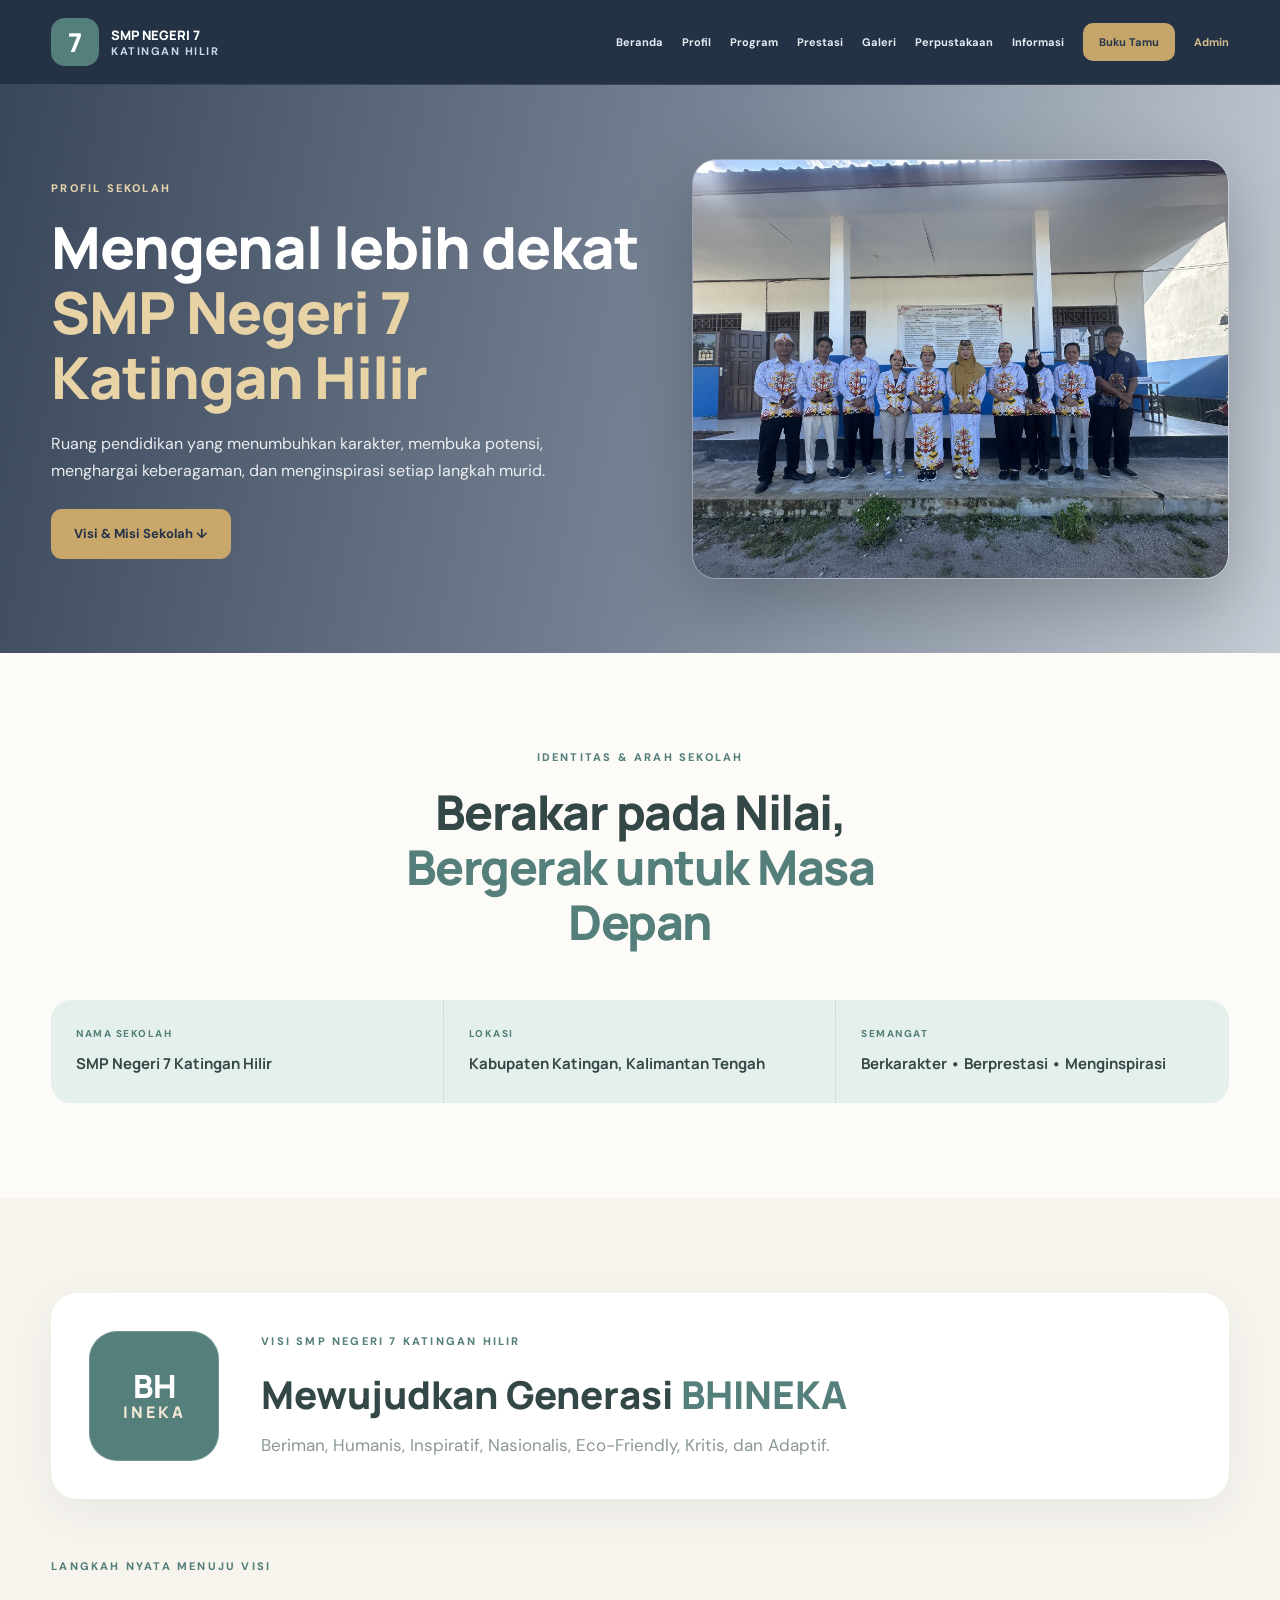
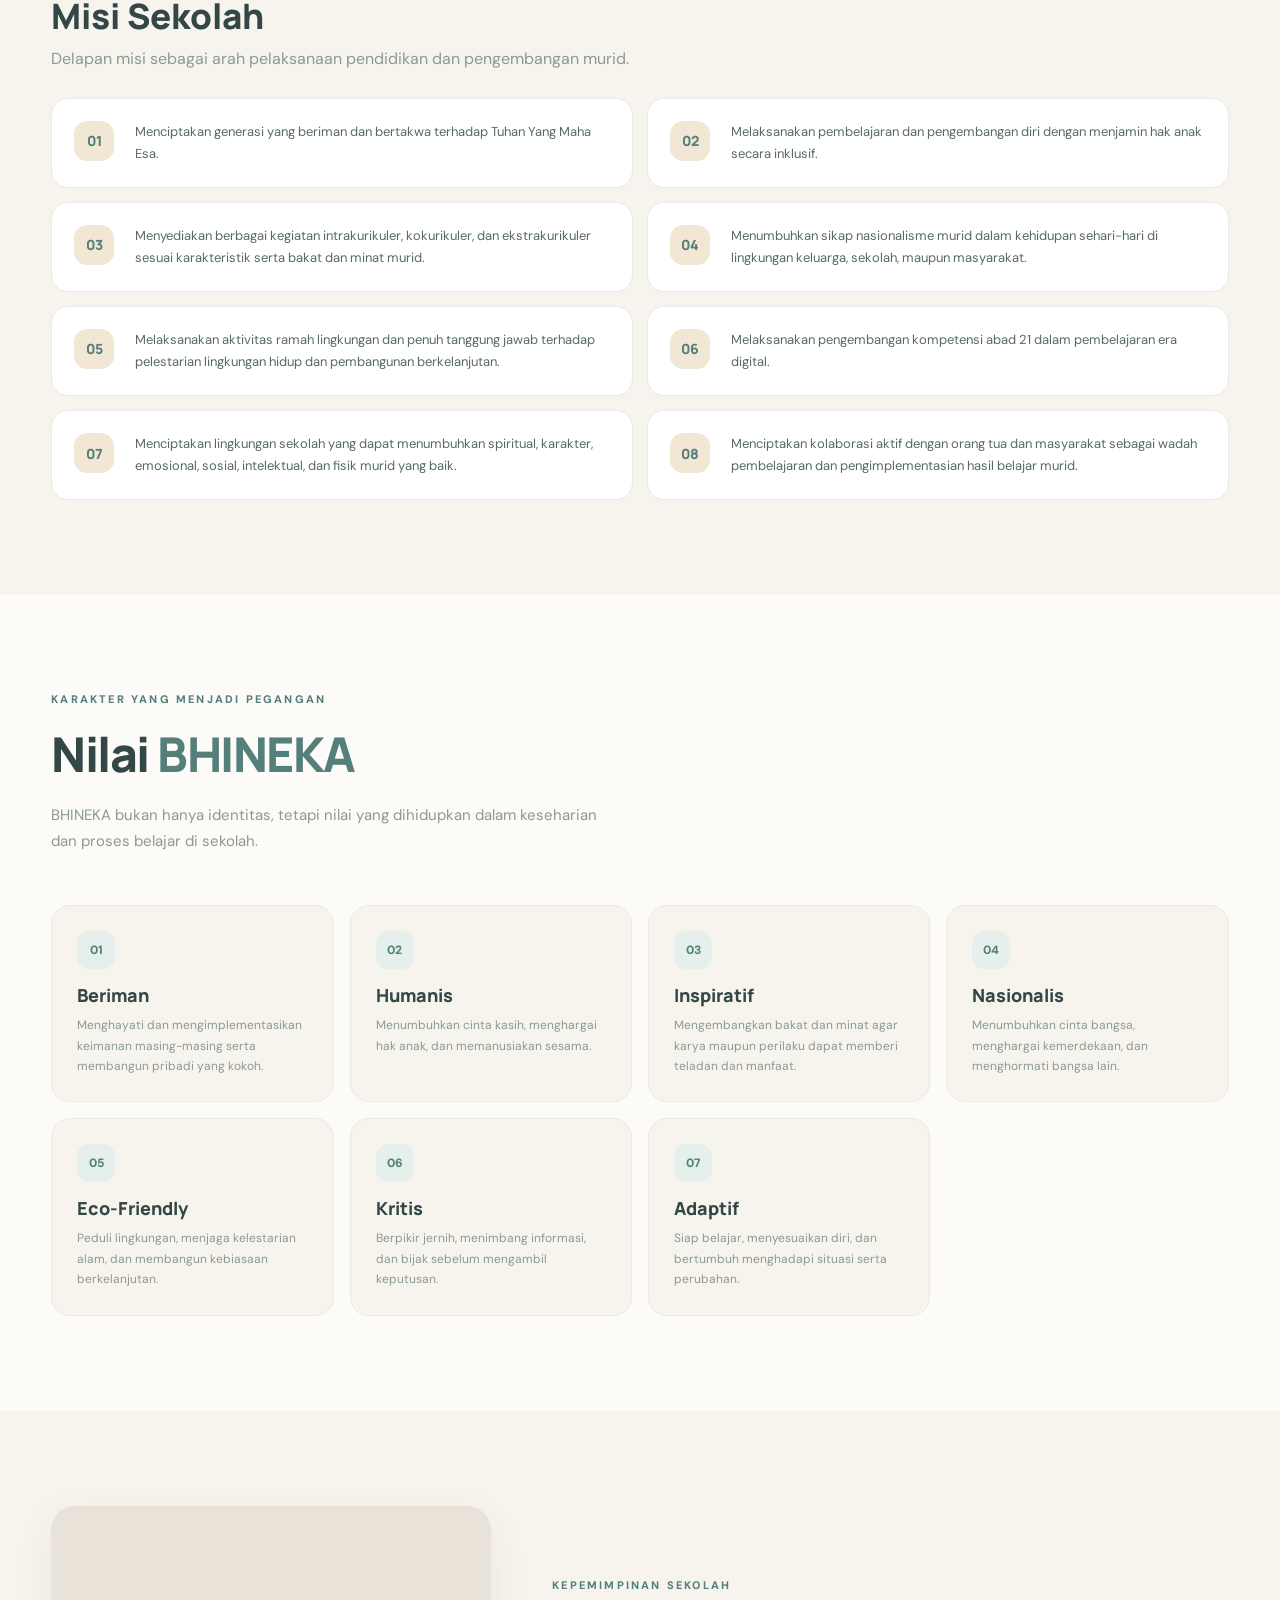
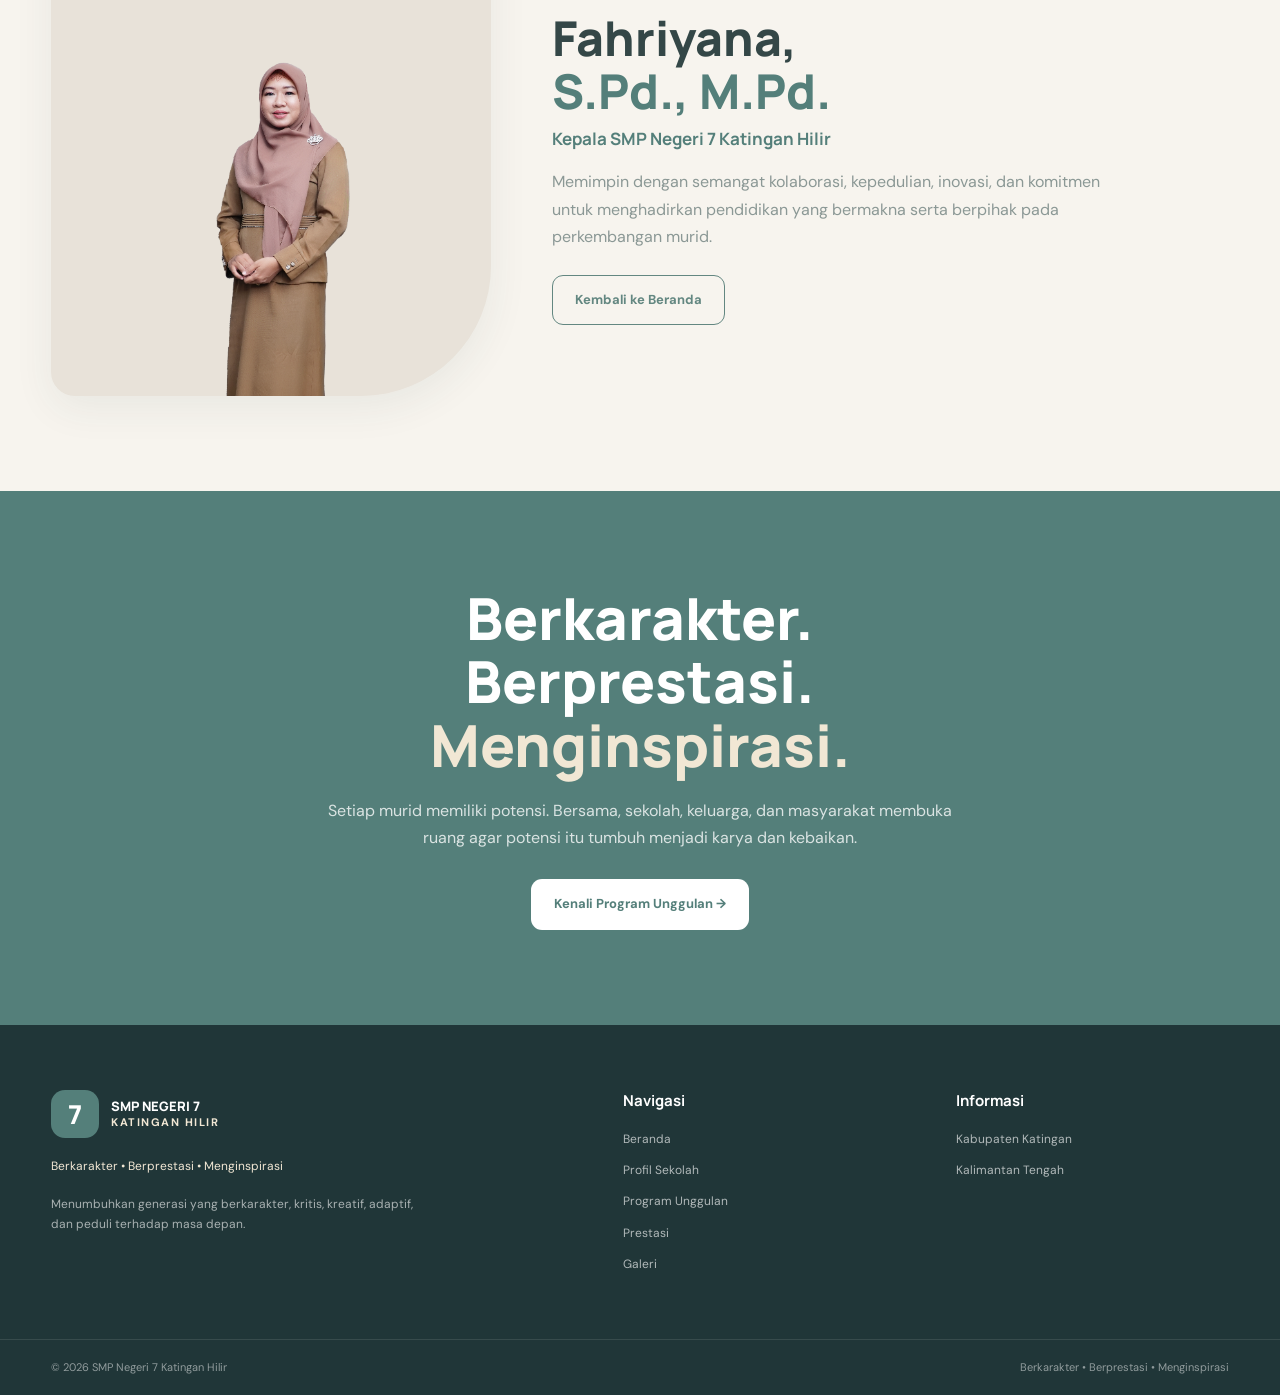
<file: profil.html>
<!DOCTYPE html>
<html lang="id"><head><meta charset="UTF-8"><meta name="viewport" content="width=device-width, initial-scale=1.0"><title>Profil Sekolah | SMP Negeri 7 Katingan Hilir</title><meta name="description" content="Profil, visi, misi, dan nilai BHINEKA SMP Negeri 7 Katingan Hilir."><link rel="stylesheet" href="style.css"><script src="app.js" defer></script></head><body>
<header class="header"><div class="container nav-wrap"><a class="brand" href="index.html"><div class="logo">7</div><div><strong>SMP NEGERI 7</strong><small>KATINGAN HILIR</small></div></a><button id="menuToggle" class="menu-toggle" aria-label="Buka menu">☰</button><nav id="navMenu"><a href="index.html">Beranda</a><a class="active" href="profil.html">Profil</a><a href="program.html">Program</a><a href="prestasi.html">Prestasi</a><a href="galeri.html">Galeri</a><a href="perpustakaan.html">Perpustakaan</a><a href="pengumuman.html">Informasi</a><a class="nav-cta" href="buku-tamu.html">Buku Tamu</a><a href="admin.html" class="admin-nav">Admin</a></nav></div></header>
<main>
<section class="profile-hero"><div class="container profile-hero-grid"><div><span class="eyebrow">PROFIL SEKOLAH</span><h1>Mengenal lebih dekat<br><em>SMP Negeri 7 Katingan Hilir</em></h1><p>Ruang pendidikan yang menumbuhkan karakter, membuka potensi, menghargai keberagaman, dan menginspirasi setiap langkah murid.</p><a class="button primary" href="#visi-misi">Visi & Misi Sekolah ↓</a></div><div class="profile-hero-image"><img src="assets/images/warga-sekolah.jpg" alt="Warga SMP Negeri 7 Katingan Hilir"></div></div></section>
<section class="section profile-identity"><div class="container"><div class="heading centered"><span class="eyebrow">IDENTITAS & ARAH SEKOLAH</span><h2>Berakar pada Nilai,<br><em>Bergerak untuk Masa Depan</em></h2></div><div class="identity-strip"><div><small>NAMA SEKOLAH</small><strong>SMP Negeri 7 Katingan Hilir</strong></div><div><small>LOKASI</small><strong>Kabupaten Katingan, Kalimantan Tengah</strong></div><div><small>SEMANGAT</small><strong>Berkarakter • Berprestasi • Menginspirasi</strong></div></div></div></section>
<section class="section tint" id="visi-misi"><div class="container"><div class="vision-card"><div class="vision-mark">BH<br><span>INEKA</span></div><div><span class="eyebrow">VISI SMP NEGERI 7 KATINGAN HILIR</span><h2>Mewujudkan Generasi <em>BHINEKA</em></h2><p>Beriman, Humanis, Inspiratif, Nasionalis, Eco-Friendly, Kritis, dan Adaptif.</p></div></div><div class="mission-heading"><span class="eyebrow">LANGKAH NYATA MENUJU VISI</span><h2>Misi Sekolah</h2><p>Delapan misi sebagai arah pelaksanaan pendidikan dan pengembangan murid.</p></div><div class="mission-list"><article><b>01</b><p>Menciptakan generasi yang beriman dan bertakwa terhadap Tuhan Yang Maha Esa.</p></article><article><b>02</b><p>Melaksanakan pembelajaran dan pengembangan diri dengan menjamin hak anak secara inklusif.</p></article><article><b>03</b><p>Menyediakan berbagai kegiatan intrakurikuler, kokurikuler, dan ekstrakurikuler sesuai karakteristik serta bakat dan minat murid.</p></article><article><b>04</b><p>Menumbuhkan sikap nasionalisme murid dalam kehidupan sehari-hari di lingkungan keluarga, sekolah, maupun masyarakat.</p></article><article><b>05</b><p>Melaksanakan aktivitas ramah lingkungan dan penuh tanggung jawab terhadap pelestarian lingkungan hidup dan pembangunan berkelanjutan.</p></article><article><b>06</b><p>Melaksanakan pengembangan kompetensi abad 21 dalam pembelajaran era digital.</p></article><article><b>07</b><p>Menciptakan lingkungan sekolah yang dapat menumbuhkan spiritual, karakter, emosional, sosial, intelektual, dan fisik murid yang baik.</p></article><article><b>08</b><p>Menciptakan kolaborasi aktif dengan orang tua dan masyarakat sebagai wadah pembelajaran dan pengimplementasian hasil belajar murid.</p></article></div></div></section>
<section class="section bhineka-section"><div class="container"><div class="heading"><span class="eyebrow">KARAKTER YANG MENJADI PEGANGAN</span><h2>Nilai <em>BHINEKA</em></h2><p>BHINEKA bukan hanya identitas, tetapi nilai yang dihidupkan dalam keseharian dan proses belajar di sekolah.</p></div><div class="bhineka-grid"><article><span>01</span><h3>Beriman</h3><p>Menghayati dan mengimplementasikan keimanan masing-masing serta membangun pribadi yang kokoh.</p></article><article><span>02</span><h3>Humanis</h3><p>Menumbuhkan cinta kasih, menghargai hak anak, dan memanusiakan sesama.</p></article><article><span>03</span><h3>Inspiratif</h3><p>Mengembangkan bakat dan minat agar karya maupun perilaku dapat memberi teladan dan manfaat.</p></article><article><span>04</span><h3>Nasionalis</h3><p>Menumbuhkan cinta bangsa, menghargai kemerdekaan, dan menghormati bangsa lain.</p></article><article><span>05</span><h3>Eco-Friendly</h3><p>Peduli lingkungan, menjaga kelestarian alam, dan membangun kebiasaan berkelanjutan.</p></article><article><span>06</span><h3>Kritis</h3><p>Berpikir jernih, menimbang informasi, dan bijak sebelum mengambil keputusan.</p></article><article><span>07</span><h3>Adaptif</h3><p>Siap belajar, menyesuaikan diri, dan bertumbuh menghadapi situasi serta perubahan.</p></article></div></div></section>
<section class="section tint"><div class="container principal-profile"><div class="principal-photo"><img src="assets/images/kepala-sekolah.png" alt="Fahriyana, Kepala SMP Negeri 7 Katingan Hilir"></div><div><span class="eyebrow">KEPEMIMPINAN SEKOLAH</span><h2>Fahriyana,<br><em>S.Pd., M.Pd.</em></h2><h3>Kepala SMP Negeri 7 Katingan Hilir</h3><p>Memimpin dengan semangat kolaborasi, kepedulian, inovasi, dan komitmen untuk menghadirkan pendidikan yang bermakna serta berpihak pada perkembangan murid.</p><a class="button outline" href="index.html#beranda">Kembali ke Beranda</a></div></div></section>
<section class="section profile-closing"><div class="container"><h2>Berkarakter.<br>Berprestasi.<br><em>Menginspirasi.</em></h2><p>Setiap murid memiliki potensi. Bersama, sekolah, keluarga, dan masyarakat membuka ruang agar potensi itu tumbuh menjadi karya dan kebaikan.</p><a class="button light" href="index.html#program">Kenali Program Unggulan →</a></div></section>
</main><footer class="footer"><div class="container footer-grid"><div><a class="brand footer-brand" href="index.html"><div class="logo">7</div><div><strong>SMP NEGERI 7</strong><small>KATINGAN HILIR</small></div></a><p>Berkarakter • Berprestasi • Menginspirasi</p><p class="footer-desc">Menumbuhkan generasi yang berkarakter, kritis, kreatif, adaptif, dan peduli terhadap masa depan.</p></div><div class="footer-links"><h3>Navigasi</h3><a href="index.html">Beranda</a><a href="profil.html">Profil Sekolah</a><a href="index.html#program">Program Unggulan</a><a href="prestasi.html">Prestasi</a><a href="galeri.html">Galeri</a></div><div class="footer-links"><h3>Informasi</h3><p>Kabupaten Katingan</p><p>Kalimantan Tengah</p></div></div><div class="footer-bottom"><div class="container bottom-wrap"><p>© <span id="currentYear"></span> SMP Negeri 7 Katingan Hilir</p><p>Berkarakter • Berprestasi • Menginspirasi</p></div></div></footer><button id="backToTop" class="back-to-top" aria-label="Kembali ke atas">↑</button></body></html>
</file>
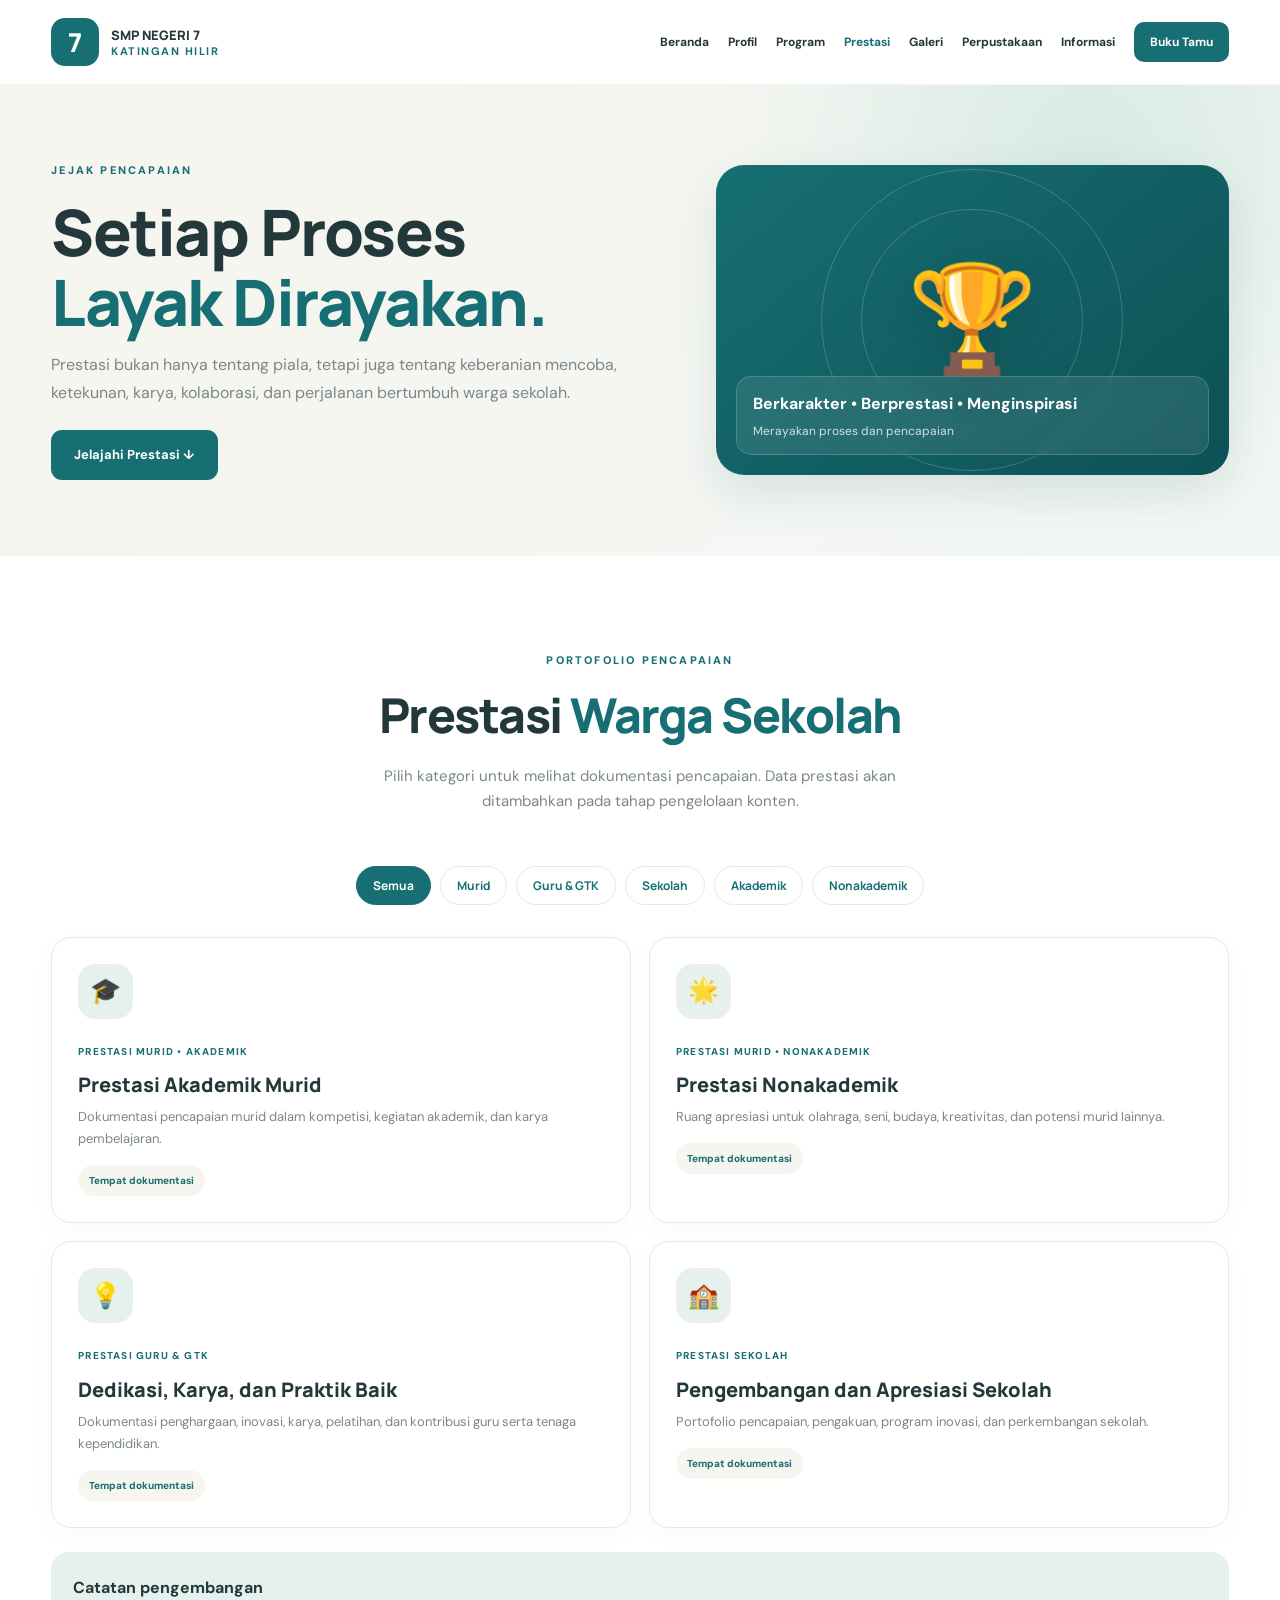
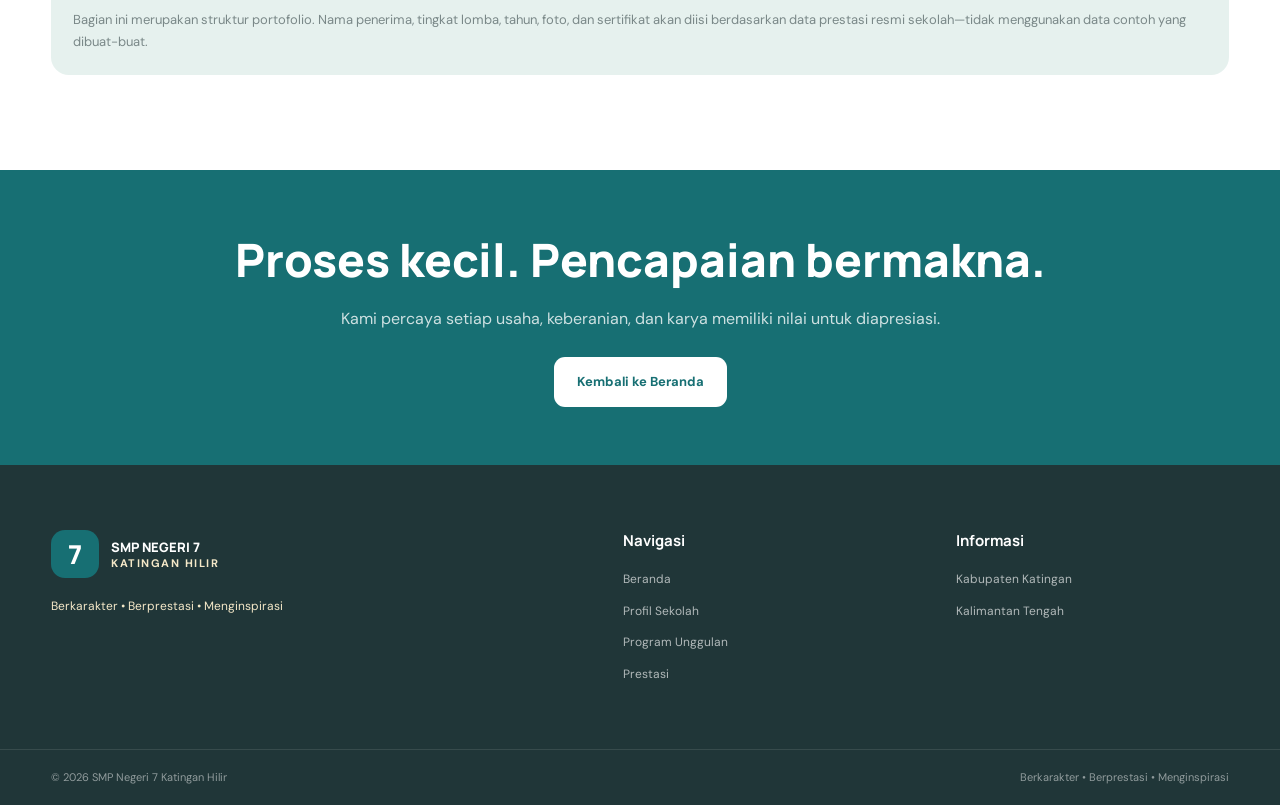
<file: New folder/prestasi.html>
<!DOCTYPE html><html lang="id"><head><meta charset="UTF-8"><meta name="viewport" content="width=device-width,initial-scale=1"><title>Prestasi | SMP Negeri 7 Katingan Hilir</title><meta name="description" content="Portofolio prestasi SMP Negeri 7 Katingan Hilir"><link rel="stylesheet" href="style.css"><script src="app.js" defer></script></head><body><header class="header"><div class="container nav-wrap"><a class="brand" href="index.html"><div class="logo">7</div><div><strong>SMP NEGERI 7</strong><small>KATINGAN HILIR</small></div></a><button id="menuToggle" class="menu-toggle" aria-label="Buka menu">☰</button><nav id="navMenu"><a href="index.html">Beranda</a><a href="profil.html">Profil</a><a href="program.html">Program</a><a href="prestasi.html" style="color:var(--teal)">Prestasi</a><a href="galeri.html">Galeri</a><a href="index.html#perpustakaan">Perpustakaan</a><a href="index.html#pengumuman">Informasi</a><a class="nav-cta" href="index.html#buku-tamu">Buku Tamu</a></nav></div></header><main><section class="achievement-hero"><div class="container achievement-hero-grid"><div><span class="eyebrow">JEJAK PENCAPAIAN</span><h1>Setiap Proses<br><em>Layak Dirayakan.</em></h1><p>Prestasi bukan hanya tentang piala, tetapi juga tentang keberanian mencoba, ketekunan, karya, kolaborasi, dan perjalanan bertumbuh warga sekolah.</p><a class="button primary" href="#portofolio">Jelajahi Prestasi ↓</a></div><div class="achievement-art"><div class="trophy">🏆</div><div class="art-caption"><strong>Berkarakter • Berprestasi • Menginspirasi</strong><span>Merayakan proses dan pencapaian</span></div></div></div></section><section class="section" id="portofolio"><div class="container"><div class="heading centered"><span class="eyebrow">PORTOFOLIO PENCAPAIAN</span><h2>Prestasi <em>Warga Sekolah</em></h2><p>Pilih kategori untuk melihat dokumentasi pencapaian. Data prestasi akan ditambahkan pada tahap pengelolaan konten.</p></div><div class="achievement-filter" role="group" aria-label="Filter prestasi"><button class="filter-btn active" data-filter="all">Semua</button><button class="filter-btn" data-filter="murid">Murid</button><button class="filter-btn" data-filter="guru">Guru & GTK</button><button class="filter-btn" data-filter="sekolah">Sekolah</button><button class="filter-btn" data-filter="akademik">Akademik</button><button class="filter-btn" data-filter="nonakademik">Nonakademik</button></div><div class="achievement-catalog"><article class="achievement-entry" data-category="murid akademik"><div class="entry-icon">🎓</div><small>PRESTASI MURID • AKADEMIK</small><h3>Prestasi Akademik Murid</h3><p>Dokumentasi pencapaian murid dalam kompetisi, kegiatan akademik, dan karya pembelajaran.</p><span class="entry-status">Tempat dokumentasi</span></article><article class="achievement-entry" data-category="murid nonakademik"><div class="entry-icon">🌟</div><small>PRESTASI MURID • NONAKADEMIK</small><h3>Prestasi Nonakademik</h3><p>Ruang apresiasi untuk olahraga, seni, budaya, kreativitas, dan potensi murid lainnya.</p><span class="entry-status">Tempat dokumentasi</span></article><article class="achievement-entry" data-category="guru"><div class="entry-icon">💡</div><small>PRESTASI GURU & GTK</small><h3>Dedikasi, Karya, dan Praktik Baik</h3><p>Dokumentasi penghargaan, inovasi, karya, pelatihan, dan kontribusi guru serta tenaga kependidikan.</p><span class="entry-status">Tempat dokumentasi</span></article><article class="achievement-entry" data-category="sekolah"><div class="entry-icon">🏫</div><small>PRESTASI SEKOLAH</small><h3>Pengembangan dan Apresiasi Sekolah</h3><p>Portofolio pencapaian, pengakuan, program inovasi, dan perkembangan sekolah.</p><span class="entry-status">Tempat dokumentasi</span></article></div><div class="achievement-note"><strong>Catatan pengembangan</strong><p>Bagian ini merupakan struktur portofolio. Nama penerima, tingkat lomba, tahun, foto, dan sertifikat akan diisi berdasarkan data prestasi resmi sekolah—tidak menggunakan data contoh yang dibuat-buat.</p></div></div></section><section class="program-closing"><div class="container"><h2>Proses kecil. Pencapaian bermakna.</h2><p>Kami percaya setiap usaha, keberanian, dan karya memiliki nilai untuk diapresiasi.</p><a class="button light" href="index.html">Kembali ke Beranda</a></div></section></main><footer class="footer"><div class="container footer-grid"><div><a class="brand footer-brand" href="index.html"><div class="logo">7</div><div><strong>SMP NEGERI 7</strong><small>KATINGAN HILIR</small></div></a><p>Berkarakter • Berprestasi • Menginspirasi</p></div><div class="footer-links"><h3>Navigasi</h3><a href="index.html">Beranda</a><a href="profil.html">Profil Sekolah</a><a href="program.html">Program Unggulan</a><a href="prestasi.html">Prestasi</a></div><div class="footer-links"><h3>Informasi</h3><p>Kabupaten Katingan</p><p>Kalimantan Tengah</p></div></div><div class="footer-bottom"><div class="container bottom-wrap"><p>© <span id="currentYear"></span> SMP Negeri 7 Katingan Hilir</p><p>Berkarakter • Berprestasi • Menginspirasi</p></div></div></footer><button id="backToTop" class="back-to-top" aria-label="Kembali ke atas">↑</button><script>document.querySelectorAll('.filter-btn').forEach(btn=>btn.addEventListener('click',()=>{document.querySelectorAll('.filter-btn').forEach(b=>b.classList.remove('active'));btn.classList.add('active');const f=btn.dataset.filter;document.querySelectorAll('.achievement-entry').forEach(card=>{card.hidden=!(f==='all'||card.dataset.category.split(' ').includes(f));});}));</script></body></html>
</file>
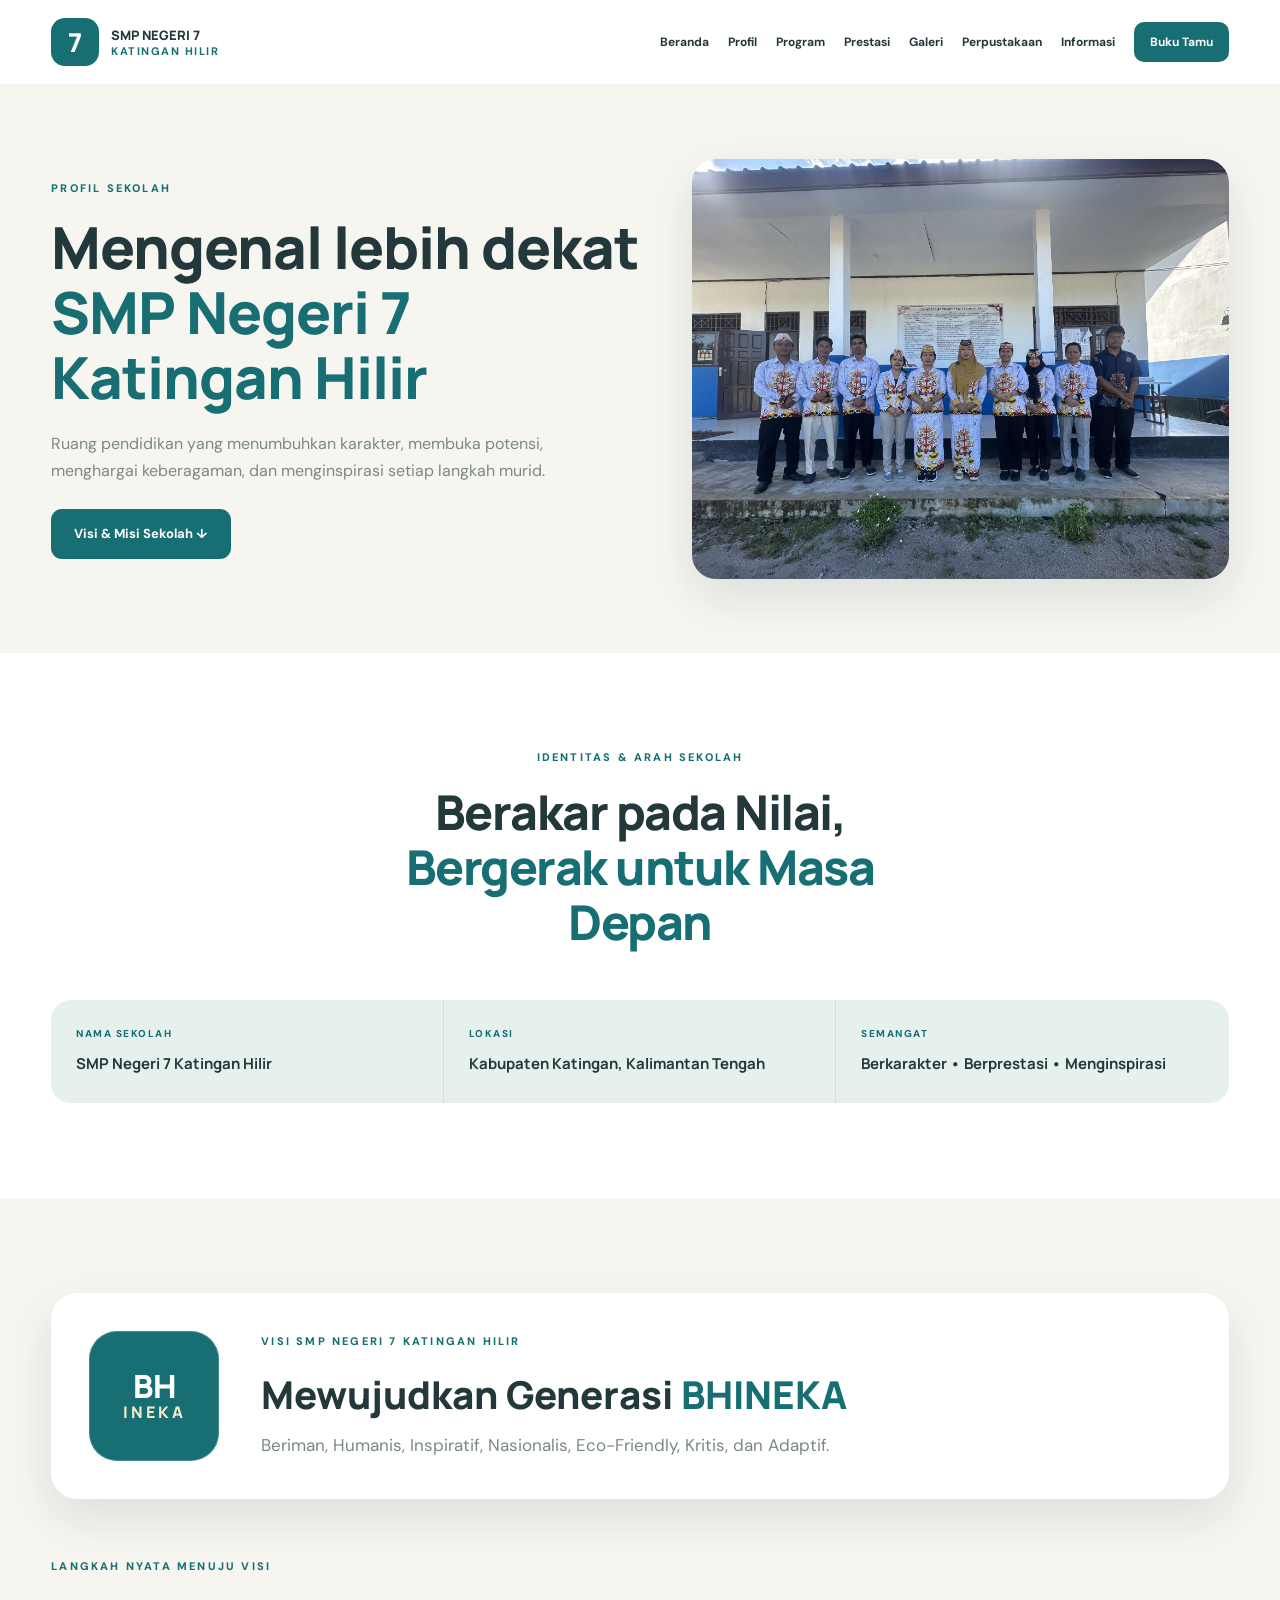
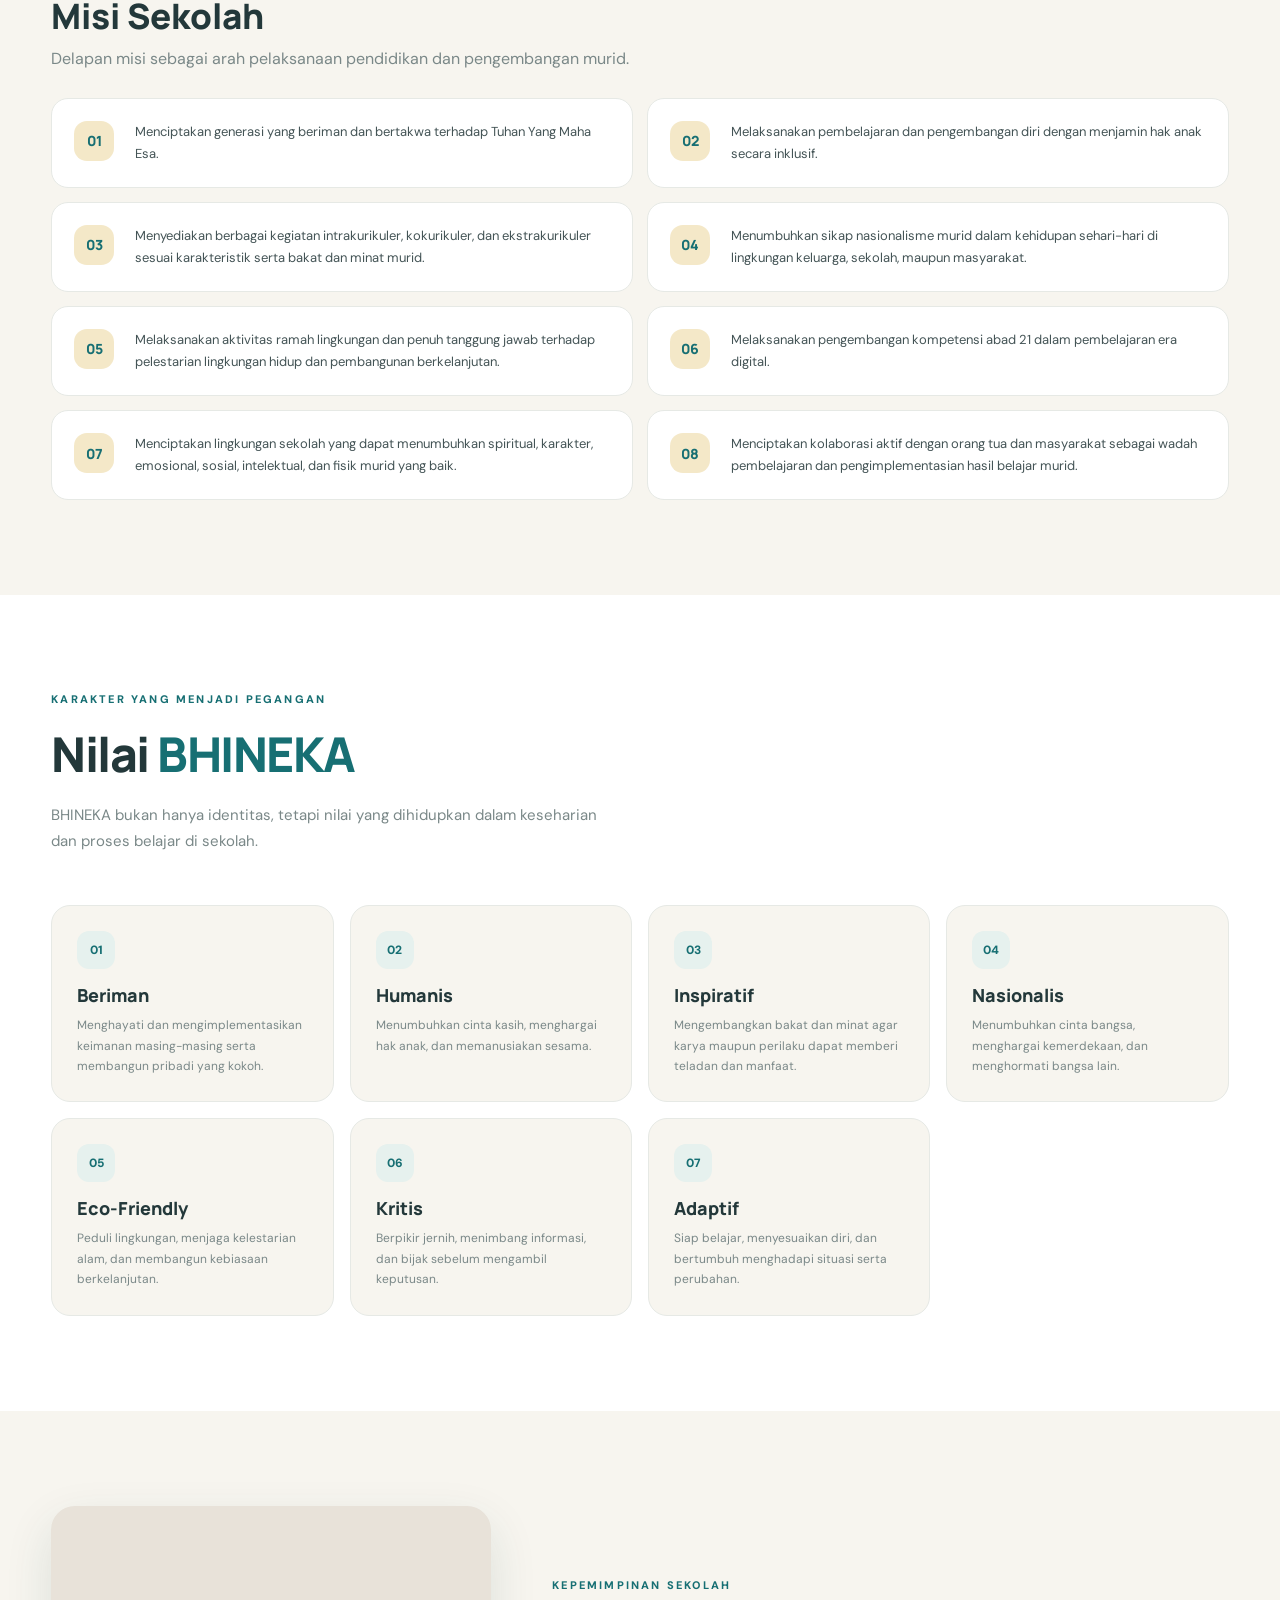
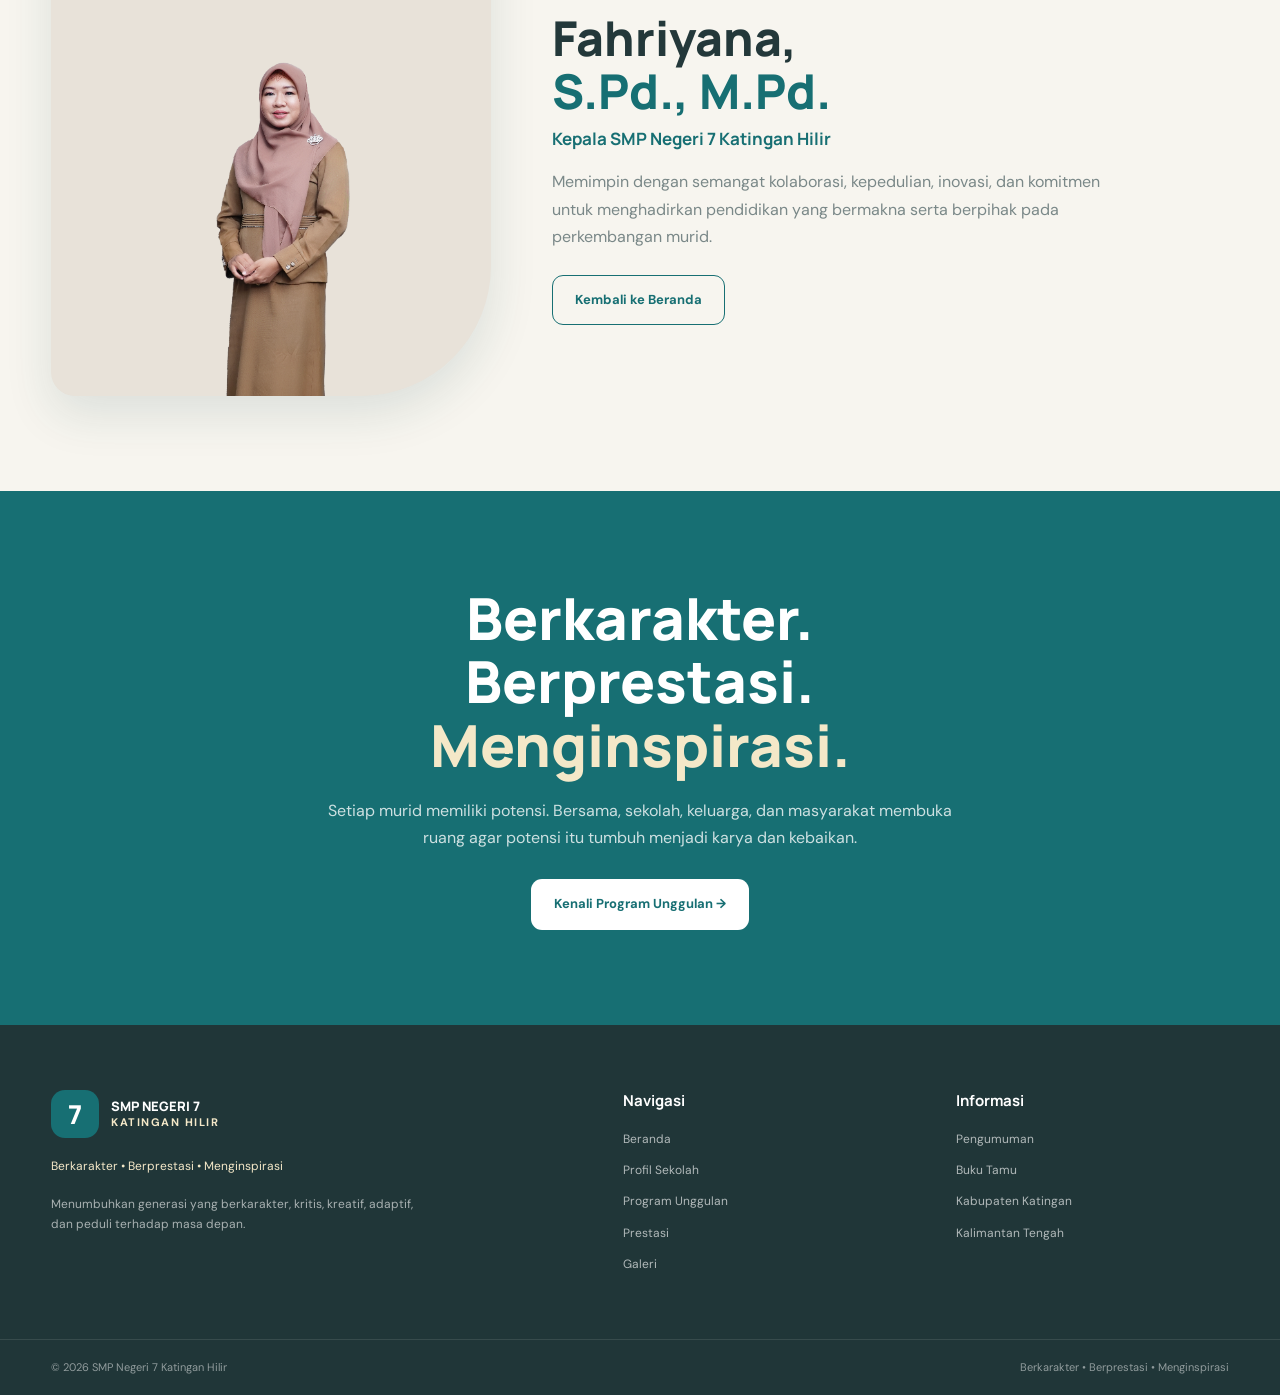
<file: New folder/profil.html>
<!DOCTYPE html>
<html lang="id"><head><meta charset="UTF-8"><meta name="viewport" content="width=device-width, initial-scale=1.0"><title>Profil Sekolah | SMP Negeri 7 Katingan Hilir</title><meta name="description" content="Profil, visi, misi, dan nilai BHINEKA SMP Negeri 7 Katingan Hilir."><link rel="stylesheet" href="style.css"><script src="app.js" defer></script></head><body>
<header class="header"><div class="container nav-wrap"><a class="brand" href="index.html"><div class="logo">7</div><div><strong>SMP NEGERI 7</strong><small>KATINGAN HILIR</small></div></a><button id="menuToggle" class="menu-toggle" aria-label="Buka menu">☰</button><nav id="navMenu"><a href="index.html#beranda">Beranda</a><a class="active" href="profil.html">Profil</a><a href="index.html#program">Program</a><a href="prestasi.html">Prestasi</a><a href="galeri.html">Galeri</a><a href="index.html#perpustakaan">Perpustakaan</a><a href="index.html#pengumuman">Informasi</a><a class="nav-cta" href="index.html#buku-tamu">Buku Tamu</a></nav></div></header>
<main>
<section class="profile-hero"><div class="container profile-hero-grid"><div><span class="eyebrow">PROFIL SEKOLAH</span><h1>Mengenal lebih dekat<br><em>SMP Negeri 7 Katingan Hilir</em></h1><p>Ruang pendidikan yang menumbuhkan karakter, membuka potensi, menghargai keberagaman, dan menginspirasi setiap langkah murid.</p><a class="button primary" href="#visi-misi">Visi & Misi Sekolah ↓</a></div><div class="profile-hero-image"><img src="assets/images/warga-sekolah.jpg" alt="Warga SMP Negeri 7 Katingan Hilir"></div></div></section>
<section class="section profile-identity"><div class="container"><div class="heading centered"><span class="eyebrow">IDENTITAS & ARAH SEKOLAH</span><h2>Berakar pada Nilai,<br><em>Bergerak untuk Masa Depan</em></h2></div><div class="identity-strip"><div><small>NAMA SEKOLAH</small><strong>SMP Negeri 7 Katingan Hilir</strong></div><div><small>LOKASI</small><strong>Kabupaten Katingan, Kalimantan Tengah</strong></div><div><small>SEMANGAT</small><strong>Berkarakter • Berprestasi • Menginspirasi</strong></div></div></div></section>
<section class="section tint" id="visi-misi"><div class="container"><div class="vision-card"><div class="vision-mark">BH<br><span>INEKA</span></div><div><span class="eyebrow">VISI SMP NEGERI 7 KATINGAN HILIR</span><h2>Mewujudkan Generasi <em>BHINEKA</em></h2><p>Beriman, Humanis, Inspiratif, Nasionalis, Eco-Friendly, Kritis, dan Adaptif.</p></div></div><div class="mission-heading"><span class="eyebrow">LANGKAH NYATA MENUJU VISI</span><h2>Misi Sekolah</h2><p>Delapan misi sebagai arah pelaksanaan pendidikan dan pengembangan murid.</p></div><div class="mission-list"><article><b>01</b><p>Menciptakan generasi yang beriman dan bertakwa terhadap Tuhan Yang Maha Esa.</p></article><article><b>02</b><p>Melaksanakan pembelajaran dan pengembangan diri dengan menjamin hak anak secara inklusif.</p></article><article><b>03</b><p>Menyediakan berbagai kegiatan intrakurikuler, kokurikuler, dan ekstrakurikuler sesuai karakteristik serta bakat dan minat murid.</p></article><article><b>04</b><p>Menumbuhkan sikap nasionalisme murid dalam kehidupan sehari-hari di lingkungan keluarga, sekolah, maupun masyarakat.</p></article><article><b>05</b><p>Melaksanakan aktivitas ramah lingkungan dan penuh tanggung jawab terhadap pelestarian lingkungan hidup dan pembangunan berkelanjutan.</p></article><article><b>06</b><p>Melaksanakan pengembangan kompetensi abad 21 dalam pembelajaran era digital.</p></article><article><b>07</b><p>Menciptakan lingkungan sekolah yang dapat menumbuhkan spiritual, karakter, emosional, sosial, intelektual, dan fisik murid yang baik.</p></article><article><b>08</b><p>Menciptakan kolaborasi aktif dengan orang tua dan masyarakat sebagai wadah pembelajaran dan pengimplementasian hasil belajar murid.</p></article></div></div></section>
<section class="section bhineka-section"><div class="container"><div class="heading"><span class="eyebrow">KARAKTER YANG MENJADI PEGANGAN</span><h2>Nilai <em>BHINEKA</em></h2><p>BHINEKA bukan hanya identitas, tetapi nilai yang dihidupkan dalam keseharian dan proses belajar di sekolah.</p></div><div class="bhineka-grid"><article><span>01</span><h3>Beriman</h3><p>Menghayati dan mengimplementasikan keimanan masing-masing serta membangun pribadi yang kokoh.</p></article><article><span>02</span><h3>Humanis</h3><p>Menumbuhkan cinta kasih, menghargai hak anak, dan memanusiakan sesama.</p></article><article><span>03</span><h3>Inspiratif</h3><p>Mengembangkan bakat dan minat agar karya maupun perilaku dapat memberi teladan dan manfaat.</p></article><article><span>04</span><h3>Nasionalis</h3><p>Menumbuhkan cinta bangsa, menghargai kemerdekaan, dan menghormati bangsa lain.</p></article><article><span>05</span><h3>Eco-Friendly</h3><p>Peduli lingkungan, menjaga kelestarian alam, dan membangun kebiasaan berkelanjutan.</p></article><article><span>06</span><h3>Kritis</h3><p>Berpikir jernih, menimbang informasi, dan bijak sebelum mengambil keputusan.</p></article><article><span>07</span><h3>Adaptif</h3><p>Siap belajar, menyesuaikan diri, dan bertumbuh menghadapi situasi serta perubahan.</p></article></div></div></section>
<section class="section tint"><div class="container principal-profile"><div class="principal-photo"><img src="assets/images/kepala-sekolah.png" alt="Fahriyana, Kepala SMP Negeri 7 Katingan Hilir"></div><div><span class="eyebrow">KEPEMIMPINAN SEKOLAH</span><h2>Fahriyana,<br><em>S.Pd., M.Pd.</em></h2><h3>Kepala SMP Negeri 7 Katingan Hilir</h3><p>Memimpin dengan semangat kolaborasi, kepedulian, inovasi, dan komitmen untuk menghadirkan pendidikan yang bermakna serta berpihak pada perkembangan murid.</p><a class="button outline" href="index.html#beranda">Kembali ke Beranda</a></div></div></section>
<section class="section profile-closing"><div class="container"><h2>Berkarakter.<br>Berprestasi.<br><em>Menginspirasi.</em></h2><p>Setiap murid memiliki potensi. Bersama, sekolah, keluarga, dan masyarakat membuka ruang agar potensi itu tumbuh menjadi karya dan kebaikan.</p><a class="button light" href="index.html#program">Kenali Program Unggulan →</a></div></section>
</main><footer class="footer"><div class="container footer-grid"><div><a class="brand footer-brand" href="index.html"><div class="logo">7</div><div><strong>SMP NEGERI 7</strong><small>KATINGAN HILIR</small></div></a><p>Berkarakter • Berprestasi • Menginspirasi</p><p class="footer-desc">Menumbuhkan generasi yang berkarakter, kritis, kreatif, adaptif, dan peduli terhadap masa depan.</p></div><div class="footer-links"><h3>Navigasi</h3><a href="index.html">Beranda</a><a href="profil.html">Profil Sekolah</a><a href="index.html#program">Program Unggulan</a><a href="prestasi.html">Prestasi</a><a href="galeri.html">Galeri</a></div><div class="footer-links"><h3>Informasi</h3><a href="index.html#pengumuman">Pengumuman</a><a href="index.html#buku-tamu">Buku Tamu</a><p>Kabupaten Katingan</p><p>Kalimantan Tengah</p></div></div><div class="footer-bottom"><div class="container bottom-wrap"><p>© <span id="currentYear"></span> SMP Negeri 7 Katingan Hilir</p><p>Berkarakter • Berprestasi • Menginspirasi</p></div></div></footer><button id="backToTop" class="back-to-top" aria-label="Kembali ke atas">↑</button></body></html>
</file>
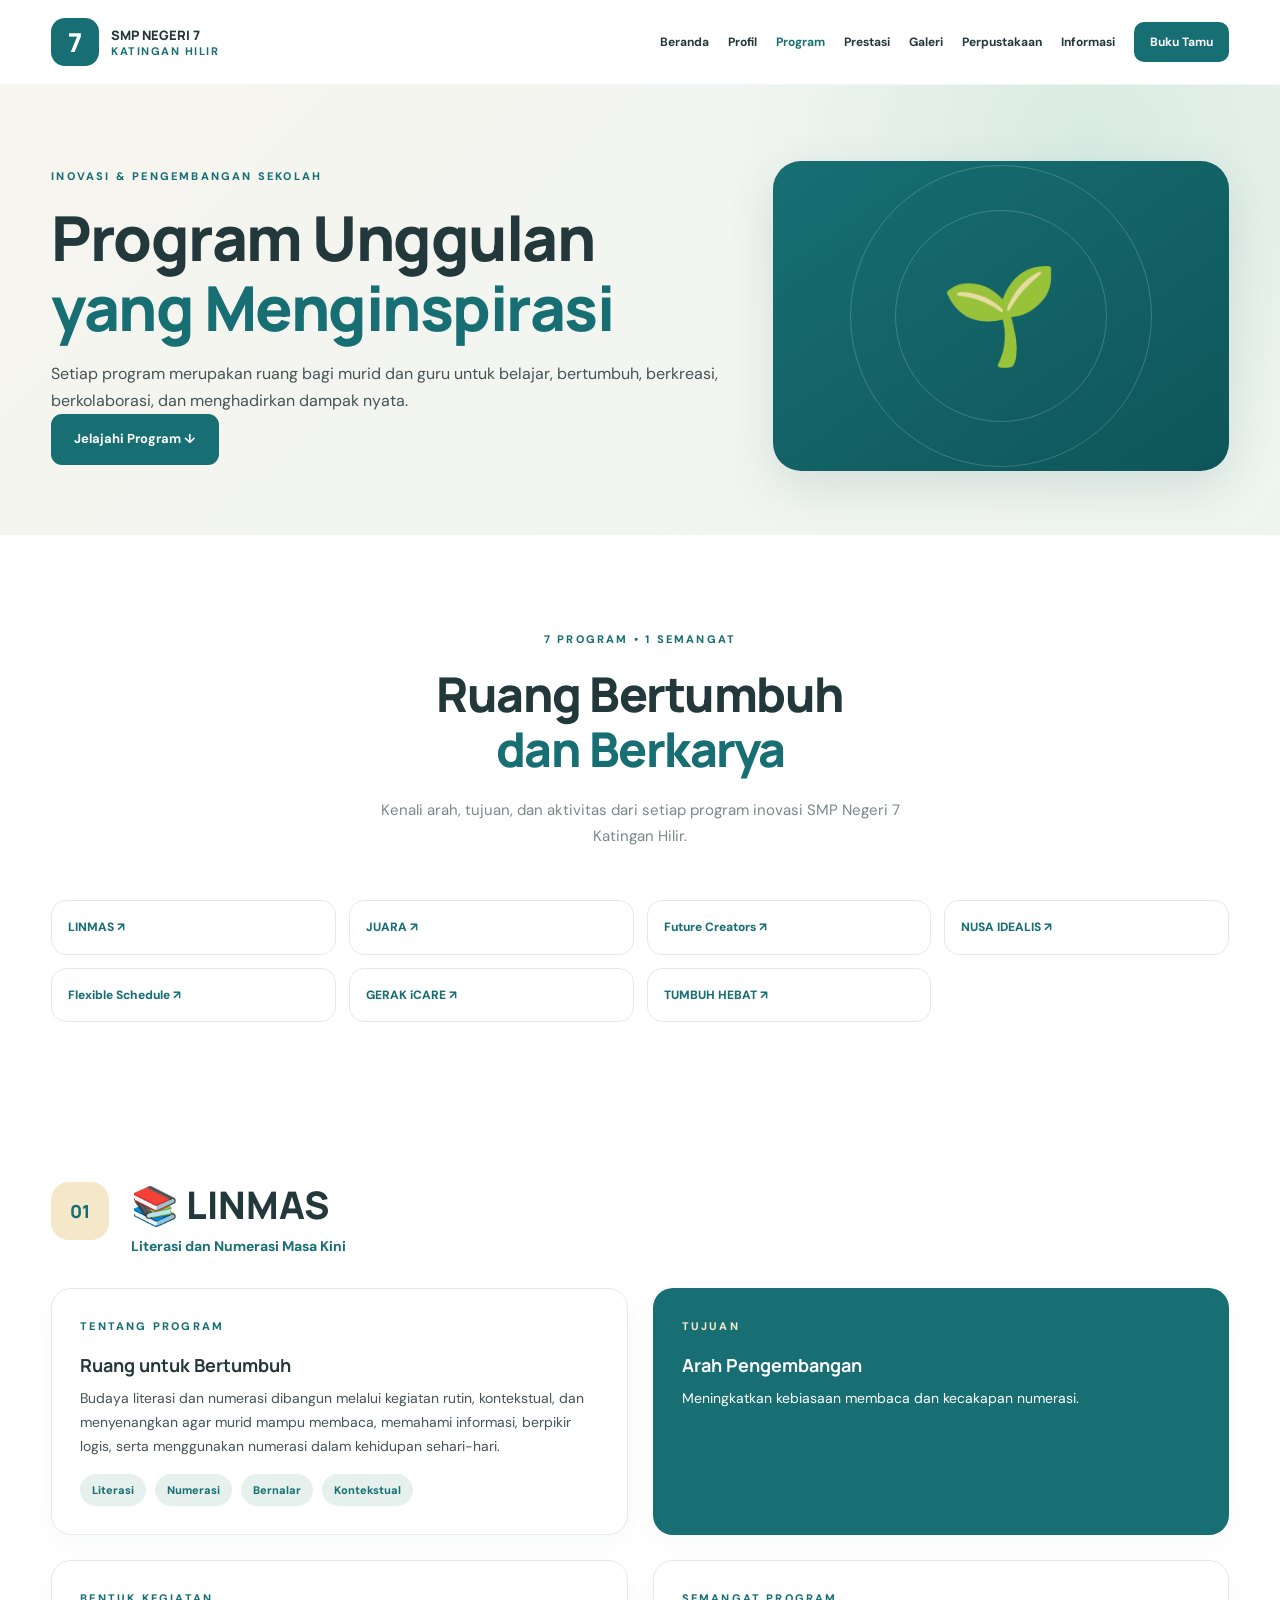
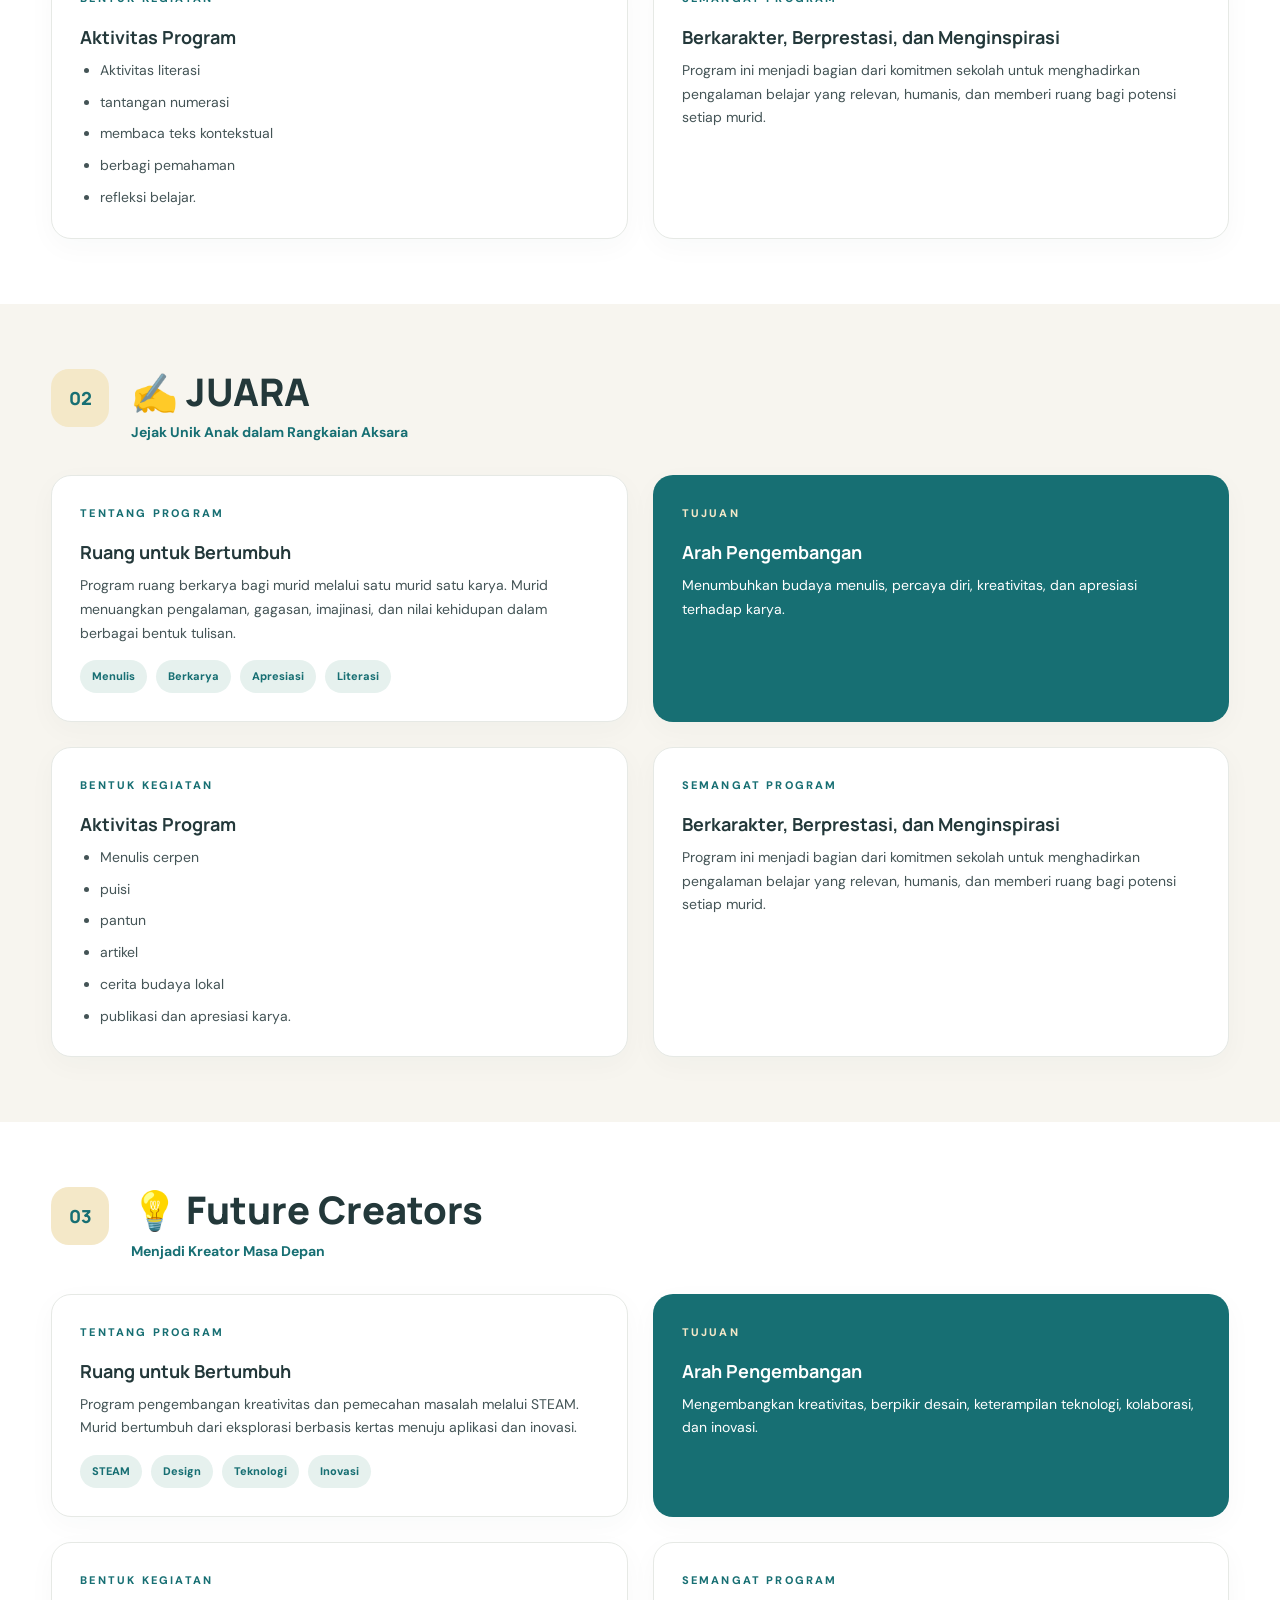
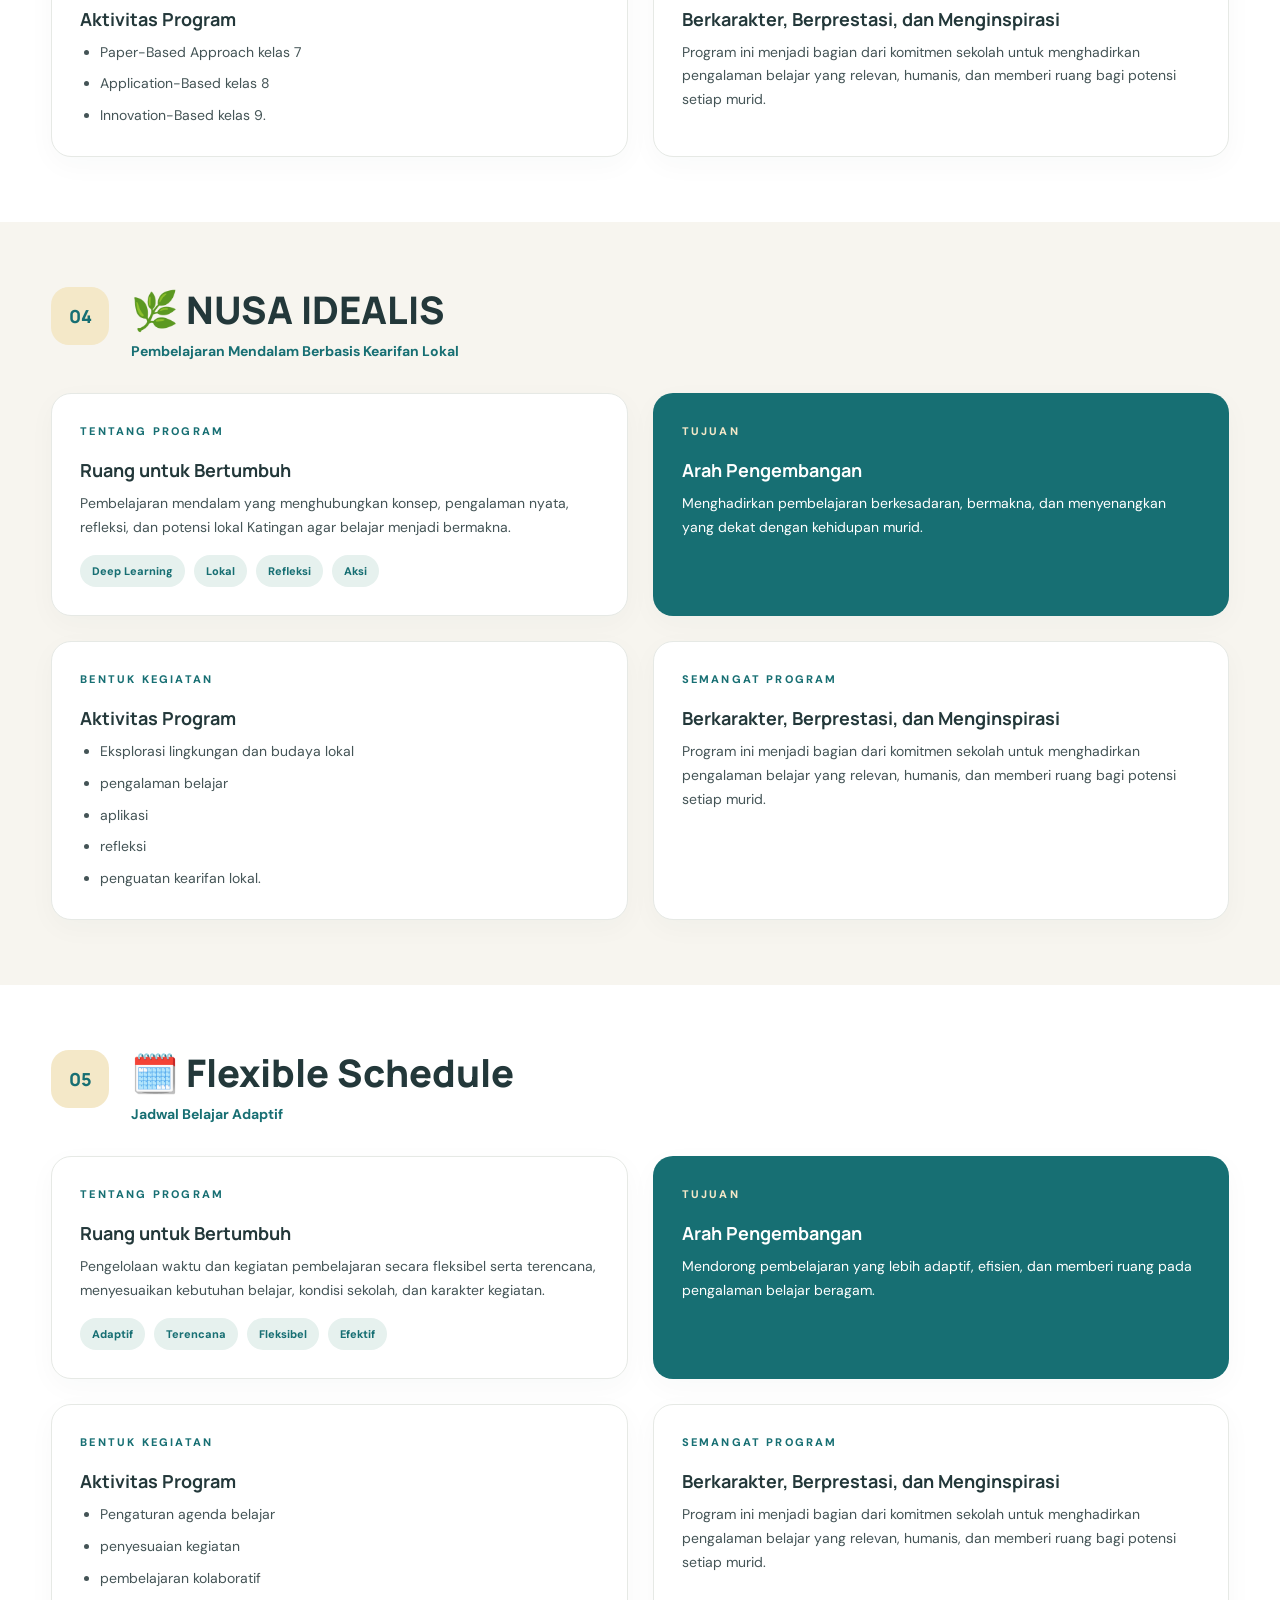
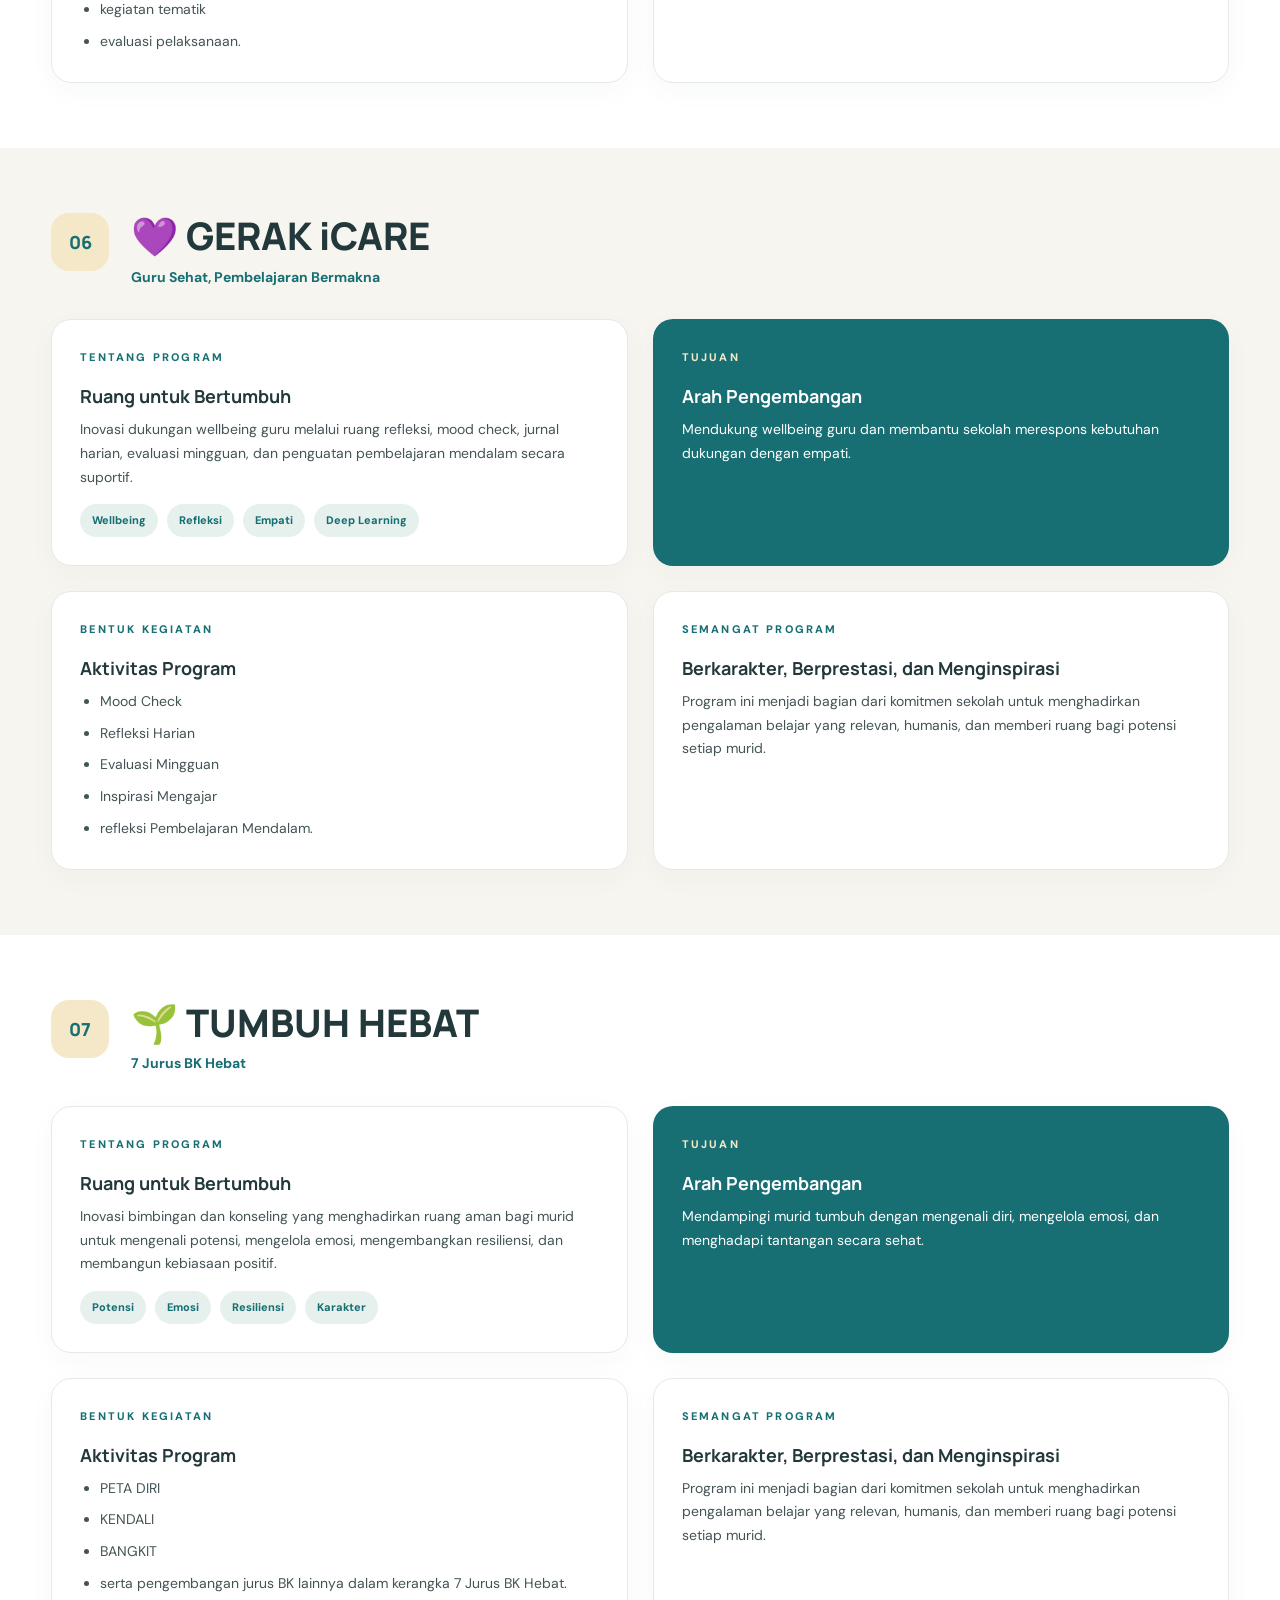
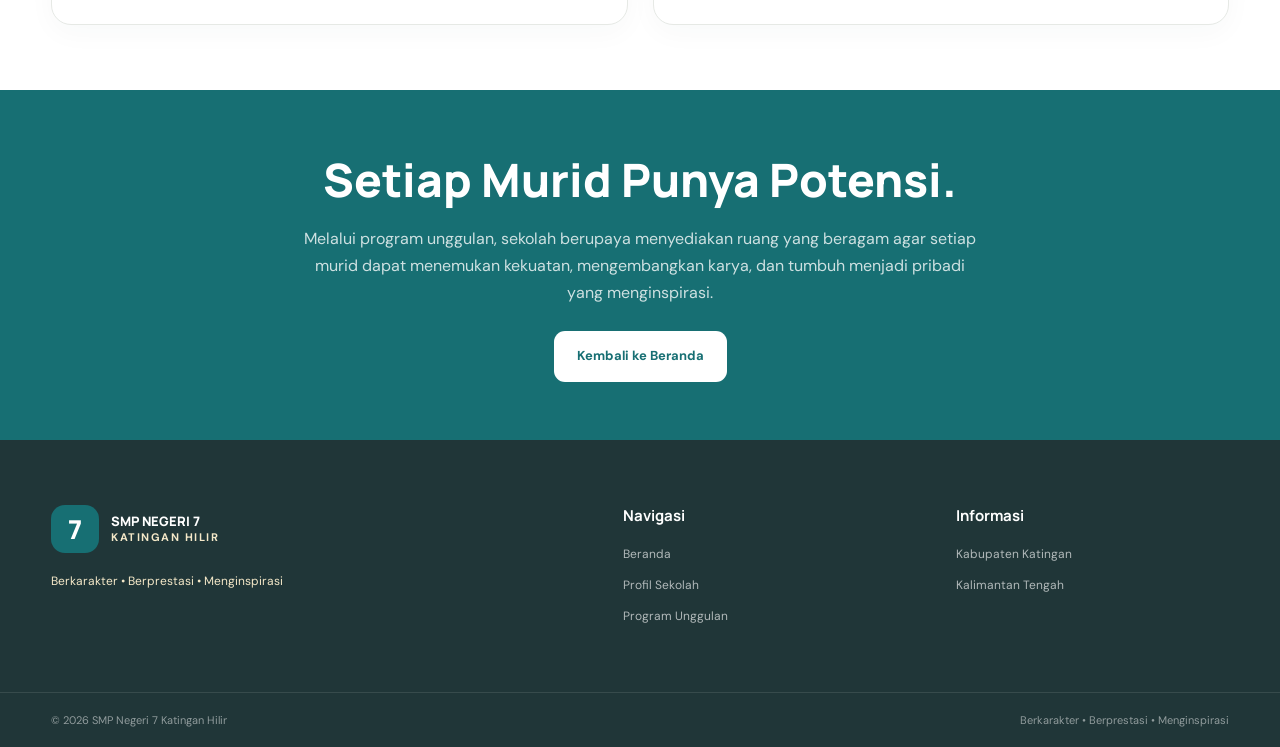
<file: New folder/program.html>
<!DOCTYPE html><html lang="id"><head><meta charset="UTF-8"><meta name="viewport" content="width=device-width,initial-scale=1"><title>Program Unggulan | SMP Negeri 7 Katingan Hilir</title><meta name="description" content="Program unggulan SMP Negeri 7 Katingan Hilir"><link rel="stylesheet" href="style.css"><script src="app.js" defer></script></head><body><header class="header"><div class="container nav-wrap"><a class="brand" href="index.html"><div class="logo">7</div><div><strong>SMP NEGERI 7</strong><small>KATINGAN HILIR</small></div></a><button id="menuToggle" class="menu-toggle" aria-label="Buka menu">☰</button><nav id="navMenu"><a href="index.html">Beranda</a><a href="profil.html">Profil</a><a href="program.html" style="color:var(--teal)">Program</a><a href="prestasi.html">Prestasi</a><a href="galeri.html">Galeri</a><a href="index.html#perpustakaan">Perpustakaan</a><a href="index.html#pengumuman">Informasi</a><a class="nav-cta" href="index.html#buku-tamu">Buku Tamu</a></nav></div></header><main><section class="program-page-hero"><div class="container"><div><span class="eyebrow">INOVASI & PENGEMBANGAN SEKOLAH</span><h1>Program Unggulan<br><em>yang Menginspirasi</em></h1><p>Setiap program merupakan ruang bagi murid dan guru untuk belajar, bertumbuh, berkreasi, berkolaborasi, dan menghadirkan dampak nyata.</p><a class="button primary" href="#program-detail">Jelajahi Program ↓</a></div><div class="program-orbit"><span>🌱</span></div></div></section><section class="section" id="program-detail"><div class="container"><div class="heading centered"><span class="eyebrow">7 PROGRAM • 1 SEMANGAT</span><h2>Ruang Bertumbuh<br><em>dan Berkarya</em></h2><p>Kenali arah, tujuan, dan aktivitas dari setiap program inovasi SMP Negeri 7 Katingan Hilir.</p></div><div class="program-quicklinks"><a href="#p01">LINMAS ↗</a><a href="#p02">JUARA ↗</a><a href="#p03">Future Creators ↗</a><a href="#p04">NUSA IDEALIS ↗</a><a href="#p05">Flexible Schedule ↗</a><a href="#p06">GERAK iCARE ↗</a><a href="#p07">TUMBUH HEBAT ↗</a></div></div></section><section class="program-detail-section" id="p01"><div class="container"><div class="program-detail-heading"><div class="badge-number">01</div><div><h2>📚 LINMAS</h2><p>Literasi dan Numerasi Masa Kini</p></div></div><div class="program-detail-grid"><article class="program-detail-card"><span class="eyebrow">TENTANG PROGRAM</span><h3>Ruang untuk Bertumbuh</h3><p>Budaya literasi dan numerasi dibangun melalui kegiatan rutin, kontekstual, dan menyenangkan agar murid mampu membaca, memahami informasi, berpikir logis, serta menggunakan numerasi dalam kehidupan sehari-hari.</p><div class="program-pill-list"><span>Literasi</span><span>Numerasi</span><span>Bernalar</span><span>Kontekstual</span></div></article><article class="program-detail-card highlight"><span class="eyebrow">TUJUAN</span><h3>Arah Pengembangan</h3><p>Meningkatkan kebiasaan membaca dan kecakapan numerasi.</p></article><article class="program-detail-card"><span class="eyebrow">BENTUK KEGIATAN</span><h3>Aktivitas Program</h3><ul><li>Aktivitas literasi</li><li>tantangan numerasi</li><li>membaca teks kontekstual</li><li>berbagi pemahaman</li><li>refleksi belajar.</li></ul></article><article class="program-detail-card"><span class="eyebrow">SEMANGAT PROGRAM</span><h3>Berkarakter, Berprestasi, dan Menginspirasi</h3><p>Program ini menjadi bagian dari komitmen sekolah untuk menghadirkan pengalaman belajar yang relevan, humanis, dan memberi ruang bagi potensi setiap murid.</p></article></div></div></section><section class="program-detail-section alt" id="p02"><div class="container"><div class="program-detail-heading"><div class="badge-number">02</div><div><h2>✍️ JUARA</h2><p>Jejak Unik Anak dalam Rangkaian Aksara</p></div></div><div class="program-detail-grid"><article class="program-detail-card"><span class="eyebrow">TENTANG PROGRAM</span><h3>Ruang untuk Bertumbuh</h3><p>Program ruang berkarya bagi murid melalui satu murid satu karya. Murid menuangkan pengalaman, gagasan, imajinasi, dan nilai kehidupan dalam berbagai bentuk tulisan.</p><div class="program-pill-list"><span>Menulis</span><span>Berkarya</span><span>Apresiasi</span><span>Literasi</span></div></article><article class="program-detail-card highlight"><span class="eyebrow">TUJUAN</span><h3>Arah Pengembangan</h3><p>Menumbuhkan budaya menulis, percaya diri, kreativitas, dan apresiasi terhadap karya.</p></article><article class="program-detail-card"><span class="eyebrow">BENTUK KEGIATAN</span><h3>Aktivitas Program</h3><ul><li>Menulis cerpen</li><li>puisi</li><li>pantun</li><li>artikel</li><li>cerita budaya lokal</li><li>publikasi dan apresiasi karya.</li></ul></article><article class="program-detail-card"><span class="eyebrow">SEMANGAT PROGRAM</span><h3>Berkarakter, Berprestasi, dan Menginspirasi</h3><p>Program ini menjadi bagian dari komitmen sekolah untuk menghadirkan pengalaman belajar yang relevan, humanis, dan memberi ruang bagi potensi setiap murid.</p></article></div></div></section><section class="program-detail-section" id="p03"><div class="container"><div class="program-detail-heading"><div class="badge-number">03</div><div><h2>💡 Future Creators</h2><p>Menjadi Kreator Masa Depan</p></div></div><div class="program-detail-grid"><article class="program-detail-card"><span class="eyebrow">TENTANG PROGRAM</span><h3>Ruang untuk Bertumbuh</h3><p>Program pengembangan kreativitas dan pemecahan masalah melalui STEAM. Murid bertumbuh dari eksplorasi berbasis kertas menuju aplikasi dan inovasi.</p><div class="program-pill-list"><span>STEAM</span><span>Design</span><span>Teknologi</span><span>Inovasi</span></div></article><article class="program-detail-card highlight"><span class="eyebrow">TUJUAN</span><h3>Arah Pengembangan</h3><p>Mengembangkan kreativitas, berpikir desain, keterampilan teknologi, kolaborasi, dan inovasi.</p></article><article class="program-detail-card"><span class="eyebrow">BENTUK KEGIATAN</span><h3>Aktivitas Program</h3><ul><li>Paper-Based Approach kelas 7</li><li>Application-Based kelas 8</li><li>Innovation-Based kelas 9.</li></ul></article><article class="program-detail-card"><span class="eyebrow">SEMANGAT PROGRAM</span><h3>Berkarakter, Berprestasi, dan Menginspirasi</h3><p>Program ini menjadi bagian dari komitmen sekolah untuk menghadirkan pengalaman belajar yang relevan, humanis, dan memberi ruang bagi potensi setiap murid.</p></article></div></div></section><section class="program-detail-section alt" id="p04"><div class="container"><div class="program-detail-heading"><div class="badge-number">04</div><div><h2>🌿 NUSA IDEALIS</h2><p>Pembelajaran Mendalam Berbasis Kearifan Lokal</p></div></div><div class="program-detail-grid"><article class="program-detail-card"><span class="eyebrow">TENTANG PROGRAM</span><h3>Ruang untuk Bertumbuh</h3><p>Pembelajaran mendalam yang menghubungkan konsep, pengalaman nyata, refleksi, dan potensi lokal Katingan agar belajar menjadi bermakna.</p><div class="program-pill-list"><span>Deep Learning</span><span>Lokal</span><span>Refleksi</span><span>Aksi</span></div></article><article class="program-detail-card highlight"><span class="eyebrow">TUJUAN</span><h3>Arah Pengembangan</h3><p>Menghadirkan pembelajaran berkesadaran, bermakna, dan menyenangkan yang dekat dengan kehidupan murid.</p></article><article class="program-detail-card"><span class="eyebrow">BENTUK KEGIATAN</span><h3>Aktivitas Program</h3><ul><li>Eksplorasi lingkungan dan budaya lokal</li><li>pengalaman belajar</li><li>aplikasi</li><li>refleksi</li><li>penguatan kearifan lokal.</li></ul></article><article class="program-detail-card"><span class="eyebrow">SEMANGAT PROGRAM</span><h3>Berkarakter, Berprestasi, dan Menginspirasi</h3><p>Program ini menjadi bagian dari komitmen sekolah untuk menghadirkan pengalaman belajar yang relevan, humanis, dan memberi ruang bagi potensi setiap murid.</p></article></div></div></section><section class="program-detail-section" id="p05"><div class="container"><div class="program-detail-heading"><div class="badge-number">05</div><div><h2>🗓️ Flexible Schedule</h2><p>Jadwal Belajar Adaptif</p></div></div><div class="program-detail-grid"><article class="program-detail-card"><span class="eyebrow">TENTANG PROGRAM</span><h3>Ruang untuk Bertumbuh</h3><p>Pengelolaan waktu dan kegiatan pembelajaran secara fleksibel serta terencana, menyesuaikan kebutuhan belajar, kondisi sekolah, dan karakter kegiatan.</p><div class="program-pill-list"><span>Adaptif</span><span>Terencana</span><span>Fleksibel</span><span>Efektif</span></div></article><article class="program-detail-card highlight"><span class="eyebrow">TUJUAN</span><h3>Arah Pengembangan</h3><p>Mendorong pembelajaran yang lebih adaptif, efisien, dan memberi ruang pada pengalaman belajar beragam.</p></article><article class="program-detail-card"><span class="eyebrow">BENTUK KEGIATAN</span><h3>Aktivitas Program</h3><ul><li>Pengaturan agenda belajar</li><li>penyesuaian kegiatan</li><li>pembelajaran kolaboratif</li><li>kegiatan tematik</li><li>evaluasi pelaksanaan.</li></ul></article><article class="program-detail-card"><span class="eyebrow">SEMANGAT PROGRAM</span><h3>Berkarakter, Berprestasi, dan Menginspirasi</h3><p>Program ini menjadi bagian dari komitmen sekolah untuk menghadirkan pengalaman belajar yang relevan, humanis, dan memberi ruang bagi potensi setiap murid.</p></article></div></div></section><section class="program-detail-section alt" id="p06"><div class="container"><div class="program-detail-heading"><div class="badge-number">06</div><div><h2>💜 GERAK iCARE</h2><p>Guru Sehat, Pembelajaran Bermakna</p></div></div><div class="program-detail-grid"><article class="program-detail-card"><span class="eyebrow">TENTANG PROGRAM</span><h3>Ruang untuk Bertumbuh</h3><p>Inovasi dukungan wellbeing guru melalui ruang refleksi, mood check, jurnal harian, evaluasi mingguan, dan penguatan pembelajaran mendalam secara suportif.</p><div class="program-pill-list"><span>Wellbeing</span><span>Refleksi</span><span>Empati</span><span>Deep Learning</span></div></article><article class="program-detail-card highlight"><span class="eyebrow">TUJUAN</span><h3>Arah Pengembangan</h3><p>Mendukung wellbeing guru dan membantu sekolah merespons kebutuhan dukungan dengan empati.</p></article><article class="program-detail-card"><span class="eyebrow">BENTUK KEGIATAN</span><h3>Aktivitas Program</h3><ul><li>Mood Check</li><li>Refleksi Harian</li><li>Evaluasi Mingguan</li><li>Inspirasi Mengajar</li><li>refleksi Pembelajaran Mendalam.</li></ul></article><article class="program-detail-card"><span class="eyebrow">SEMANGAT PROGRAM</span><h3>Berkarakter, Berprestasi, dan Menginspirasi</h3><p>Program ini menjadi bagian dari komitmen sekolah untuk menghadirkan pengalaman belajar yang relevan, humanis, dan memberi ruang bagi potensi setiap murid.</p></article></div></div></section><section class="program-detail-section" id="p07"><div class="container"><div class="program-detail-heading"><div class="badge-number">07</div><div><h2>🌱 TUMBUH HEBAT</h2><p>7 Jurus BK Hebat</p></div></div><div class="program-detail-grid"><article class="program-detail-card"><span class="eyebrow">TENTANG PROGRAM</span><h3>Ruang untuk Bertumbuh</h3><p>Inovasi bimbingan dan konseling yang menghadirkan ruang aman bagi murid untuk mengenali potensi, mengelola emosi, mengembangkan resiliensi, dan membangun kebiasaan positif.</p><div class="program-pill-list"><span>Potensi</span><span>Emosi</span><span>Resiliensi</span><span>Karakter</span></div></article><article class="program-detail-card highlight"><span class="eyebrow">TUJUAN</span><h3>Arah Pengembangan</h3><p>Mendampingi murid tumbuh dengan mengenali diri, mengelola emosi, dan menghadapi tantangan secara sehat.</p></article><article class="program-detail-card"><span class="eyebrow">BENTUK KEGIATAN</span><h3>Aktivitas Program</h3><ul><li>PETA DIRI</li><li>KENDALI</li><li>BANGKIT</li><li>serta pengembangan jurus BK lainnya dalam kerangka 7 Jurus BK Hebat.</li></ul></article><article class="program-detail-card"><span class="eyebrow">SEMANGAT PROGRAM</span><h3>Berkarakter, Berprestasi, dan Menginspirasi</h3><p>Program ini menjadi bagian dari komitmen sekolah untuk menghadirkan pengalaman belajar yang relevan, humanis, dan memberi ruang bagi potensi setiap murid.</p></article></div></div></section><section class="program-closing"><div class="container"><h2>Setiap Murid Punya Potensi.</h2><p>Melalui program unggulan, sekolah berupaya menyediakan ruang yang beragam agar setiap murid dapat menemukan kekuatan, mengembangkan karya, dan tumbuh menjadi pribadi yang menginspirasi.</p><a class="button light" href="index.html">Kembali ke Beranda</a></div></section></main><footer class="footer"><div class="container footer-grid"><div><a class="brand footer-brand" href="index.html"><div class="logo">7</div><div><strong>SMP NEGERI 7</strong><small>KATINGAN HILIR</small></div></a><p>Berkarakter • Berprestasi • Menginspirasi</p></div><div class="footer-links"><h3>Navigasi</h3><a href="index.html">Beranda</a><a href="profil.html">Profil Sekolah</a><a href="program.html">Program Unggulan</a></div><div class="footer-links"><h3>Informasi</h3><p>Kabupaten Katingan</p><p>Kalimantan Tengah</p></div></div><div class="footer-bottom"><div class="container bottom-wrap"><p>© <span id="currentYear"></span> SMP Negeri 7 Katingan Hilir</p><p>Berkarakter • Berprestasi • Menginspirasi</p></div></div></footer><button id="backToTop" class="back-to-top" aria-label="Kembali ke atas">↑</button></body></html>
</file>
<file: style.css>
@import url('https://fonts.googleapis.com/css2?family=DM+Sans:wght@400;500;600;700&family=Manrope:wght@400;500;600;700;800&display=swap');
:root{--teal:#176F73;--teal-dark:#10565A;--teal-light:#E6F1EE;--cream:#F7F5EF;--white:#fff;--gold:#D5A84C;--gold-light:#F4E8C8;--dark:#23383A;--text:#445456;--muted:#7A8888;--border:#E6E9E5;--shadow:0 12px 40px rgba(26,64,66,.08);--container:1180px}*{box-sizing:border-box;margin:0;padding:0}html{scroll-behavior:smooth;scroll-padding-top:90px}body{font-family:'DM Sans',sans-serif;color:var(--text);line-height:1.7;overflow-x:hidden}img{display:block;width:100%;object-fit:cover}a{text-decoration:none;color:inherit}button,input,select,textarea{font:inherit}.container{width:min(92%,var(--container));margin:auto}.header{position:sticky;top:0;z-index:100;background:#ffffffef;backdrop-filter:blur(12px);border-bottom:1px solid #176f7310}.nav-wrap{min-height:84px;display:flex;align-items:center;justify-content:space-between;gap:25px}.brand{display:flex;align-items:center;gap:12px;flex-shrink:0}.logo{width:48px;height:48px;background:var(--teal);color:white;border-radius:14px;display:grid;place-items:center;font:800 26px Manrope}.brand strong,.brand small{display:block;line-height:1.35}.brand strong{font:800 13px Manrope;color:var(--dark)}.brand small{font-size:11px;letter-spacing:1.5px;color:var(--teal);font-weight:700}nav{display:flex;align-items:center;gap:19px}nav a{font-size:12px;font-weight:700;color:var(--dark)}nav a:hover{color:var(--teal)}.nav-cta{background:var(--teal);color:white;padding:10px 16px;border-radius:10px}.menu-toggle{display:none;border:0;background:var(--teal-light);color:var(--teal);width:42px;height:42px;border-radius:10px;font-size:21px}.hero{background:var(--cream);overflow:hidden}.hero-grid{display:grid;grid-template-columns:1fr 1fr;gap:55px;align-items:center;padding:75px 0}.eyebrow{font-size:11px;font-weight:800;letter-spacing:2.2px;color:var(--teal);display:block;margin-bottom:17px}.hero h1,.heading h2,.library-intro h2,.cta h2{font:800 clamp(35px,5vw,62px)/1.13 Manrope;color:var(--dark);letter-spacing:-1.5px;margin-bottom:22px}.hero h1 em,.heading h2 em,.library-intro h2 em{font-style:normal;color:var(--teal)}.hero-copy>p,.heading>p,.library-intro p{color:var(--muted);max-width:570px;margin-bottom:28px}.actions{display:flex;gap:12px;flex-wrap:wrap}.button{padding:13px 22px;border-radius:11px;display:inline-flex;align-items:center;justify-content:center;font-weight:700;font-size:13px;transition:.2s;border:1px solid transparent}.primary{background:var(--teal);color:white}.primary:hover{background:var(--teal-dark);transform:translateY(-2px)}.outline{border-color:var(--teal);color:var(--teal)}.outline:hover{background:var(--teal);color:white}.light{background:white;color:var(--teal)}.motto{display:block;color:var(--muted);margin-top:30px;font-size:12px}.hero-image{position:relative;padding:20px}.hero-image img{height:440px;border-radius:180px 180px 22px 22px;box-shadow:var(--shadow)}.floating{position:absolute;left:0;bottom:55px;background:white;padding:17px 20px;border-radius:14px;box-shadow:var(--shadow)}.floating b,.floating span{display:block}.floating b{font-size:13px;color:var(--dark)}.floating span{font-size:11px;color:var(--muted)}.values{background:var(--teal);color:white}.value-grid{display:grid;grid-template-columns:repeat(3,1fr)}.value-grid article{display:flex;gap:16px;padding:28px 20px;border-right:1px solid #ffffff20}.value-grid article:last-child{border:0}.value-grid article>b{color:var(--gold-light);font:800 26px Manrope}.value-grid h3{font:700 17px Manrope}.value-grid p{font-size:12px;color:#ffffffb5}.section{padding:95px 0}.heading{max-width:560px;margin-bottom:48px}.heading h2,.library-intro h2{font-size:clamp(32px,4vw,48px)}.heading p{font-size:15px}.centered{text-align:center;margin-inline:auto}.centered p{margin-inline:auto}.profile-grid{display:grid;grid-template-columns:.85fr 1.15fr;gap:38px}.profile-photo{height:550px;border-radius:25px}.cards{display:grid;grid-template-columns:1fr 1fr;gap:17px}.card{background:var(--cream);padding:27px;border-radius:18px}.card>span{display:grid;place-items:center;width:44px;height:44px;background:var(--gold-light);border-radius:13px;color:var(--teal);font-size:21px;margin-bottom:19px}.card h3{font:700 19px Manrope;color:var(--dark);margin-bottom:10px}.card p{font-size:13px;color:var(--muted)}.card.dark{background:var(--teal);color:white}.card.dark h3,.card.dark p{color:white}.card.dark>span{background:#ffffff20;color:var(--gold-light)}.tint{background:var(--cream)}.program-grid{display:grid;grid-template-columns:repeat(4,1fr);gap:20px}.program{background:white;border:1px solid var(--border);border-radius:20px;padding:26px;transition:.2s}.program:hover{transform:translateY(-5px);box-shadow:var(--shadow)}.program .num{font-size:12px;font-weight:800;color:var(--gold)}.emoji{width:58px;height:58px;background:var(--teal-light);border-radius:16px;display:grid;place-items:center;font-size:27px;margin:23px 0}.program small{font-size:9px;letter-spacing:1px;color:var(--teal);font-weight:800}.program h3{font:800 23px Manrope;color:var(--dark);margin:8px 0}.program h4{font-size:13px;color:var(--text);margin-bottom:12px}.program p{font-size:12px;color:var(--muted)}.program.featured{background:var(--teal);color:white}.program.featured h3,.program.featured h4,.program.featured p{color:white}.program.featured small{color:var(--gold-light)}.program.featured .emoji{background:#ffffff20}.three-grid{display:grid;grid-template-columns:repeat(3,1fr);gap:23px}.achievement{border:1px solid var(--border);border-radius:20px;overflow:hidden}.placeholder{height:220px;display:grid;place-items:center;background:var(--teal-light);font-size:72px}.placeholder.gold{background:var(--gold-light)}.placeholder.lavender{background:#e9e7f3}.achievement>div:last-child{padding:23px}.achievement small{font-size:10px;color:var(--teal);font-weight:800;letter-spacing:1px}.achievement h3{font:700 18px Manrope;color:var(--dark);margin:10px 0}.achievement p{font-size:13px;color:var(--muted)}.gallery{display:grid;grid-template-columns:repeat(3,1fr);grid-template-rows:repeat(2,250px);gap:16px}.gallery figure{position:relative;border-radius:17px;overflow:hidden}.gallery figure img{height:100%;transition:.4s}.gallery figure:hover img{transform:scale(1.05)}.gallery figure.large{grid-row:span 2}.gallery figcaption{position:absolute;inset:0;display:flex;flex-direction:column;justify-content:flex-end;padding:22px;background:linear-gradient(transparent,rgba(20,40,40,.75));color:white;font-size:10px;letter-spacing:1px}.gallery figcaption strong{font:700 19px Manrope;letter-spacing:0}.library-intro{display:grid;grid-template-columns:1fr .55fr;gap:45px;align-items:center;margin-bottom:40px}.library-note{background:var(--teal-light);padding:28px;border-radius:20px}.library-note>span{font-size:28px}.library-note h3{font:700 18px Manrope;color:var(--teal-dark);margin:10px 0}.library-note p{font-size:13px;margin:0}.library-controls{display:flex;gap:14px;margin-bottom:25px}.library-controls input,.library-controls select{border:1px solid var(--border);border-radius:11px;padding:13px 15px;background:white;outline:none}.library-controls input{flex:1}.library-controls select{min-width:190px}.book-grid{display:grid;grid-template-columns:repeat(4,1fr);gap:20px}.book-card{border:1px solid var(--border);border-radius:17px;overflow:hidden}.book-cover{min-height:220px;display:grid;place-items:center;color:white;text-align:center;padding:25px;background:var(--teal);position:relative;isolation:isolate}.book-cover:before{content:"";position:absolute;width:180px;height:180px;border:1px solid #ffffff30;border-radius:50%;top:-75px;right:-50px;z-index:-1}.book-cover:after{content:"";position:absolute;width:130px;height:130px;border:1px solid #ffffff30;border-radius:50%;bottom:-55px;left:-35px;z-index:-1}.book-cover-content span{display:block;font-size:9px;letter-spacing:1.5px;margin-bottom:14px}.book-cover-content strong{font:700 21px Manrope}.book-cover-2{background:#c49a4d}.book-cover-3{background:#506b8b}.book-cover-4{background:#7d6b83}.book-body{padding:17px}.book-category{font-size:9px;color:var(--teal);font-weight:800;letter-spacing:1px}.book-body h3{font:700 16px Manrope;color:var(--dark);margin:8px 0}.book-body p{font-size:12px;color:var(--muted);margin:10px 0}.book-author{font-size:11px;font-weight:700;color:var(--text)}.book-link{display:block;text-align:center;padding:10px;border-radius:9px;background:var(--teal-light);color:var(--teal);font-weight:800;font-size:11px}.book-link:hover{background:var(--teal);color:white}.empty{text-align:center;color:var(--muted);padding:30px}.announcement-layout{display:grid;grid-template-columns:.7fr 1.3fr;gap:60px}.announcement-list{display:flex;flex-direction:column;gap:14px}.announcement-item{display:grid;grid-template-columns:72px 1fr;gap:17px;align-items:center;background:white;padding:22px;border-radius:15px}.announcement-date{background:var(--teal-light);border-radius:11px;text-align:center;color:var(--teal);padding:10px}.announcement-date strong{display:block;font:800 24px Manrope}.announcement-date span{font-size:10px;font-weight:800}.announcement-info>span{font-size:9px;font-weight:800;color:var(--teal);letter-spacing:1px}.announcement-info h3{font:700 16px Manrope;color:var(--dark);margin:5px 0}.announcement-info p{font-size:12px;color:var(--muted)}.guest-grid{display:grid;grid-template-columns:1fr 1fr;gap:60px;align-items:center}.guest-form{background:var(--cream);padding:30px;border-radius:22px}.guest-form label{display:block;font-size:12px;font-weight:700;color:var(--dark);margin-bottom:16px}.guest-form input,.guest-form select,.guest-form textarea{display:block;width:100%;margin-top:7px;padding:12px;border:1px solid var(--border);border-radius:9px;background:white;outline:none;font-size:13px}.guest-form input:focus,.guest-form select:focus,.guest-form textarea:focus{border-color:var(--teal)}.form-row{display:grid;grid-template-columns:1fr 1fr;gap:13px}.full{width:100%;border:0}.form-note{display:block;text-align:center;color:var(--muted);font-size:10px;margin-top:12px}.cta{background:var(--teal);padding:65px 0;color:white}.cta-inner{display:flex;align-items:center;justify-content:space-between;gap:25px}.cta small{color:var(--gold-light);font-weight:800;letter-spacing:1.8px}.cta h2{color:white;margin:12px 0 0;font-size:clamp(30px,4vw,45px)}.cta h2 em{font-style:normal;color:var(--gold-light)}.footer{background:#203638;color:white}.footer-grid{display:grid;grid-template-columns:1.5fr .8fr .8fr;gap:60px;padding:65px 0}.footer-brand strong{color:white}.footer-brand small{color:var(--gold-light)}.footer-brand~p{font-size:12px;color:var(--gold-light);margin-top:18px}.footer-desc{max-width:370px;color:#ffffff9c!important}.footer-links{display:flex;flex-direction:column;gap:11px}.footer-links h3{font:700 15px Manrope;margin-bottom:7px}.footer-links a,.footer-links p{font-size:12px;color:#ffffffa6}.footer-links a:hover{color:var(--gold-light)}.footer-bottom{border-top:1px solid #ffffff1a}.bottom-wrap{display:flex;justify-content:space-between;padding:18px 0;gap:20px}.bottom-wrap p{font-size:11px;color:#ffffff80}.back-to-top{position:fixed;right:22px;bottom:22px;width:44px;height:44px;border:0;border-radius:12px;background:var(--teal);color:white;font-size:22px;opacity:0;visibility:hidden;transform:translateY(10px);transition:.2s;z-index:99}.back-to-top.show{opacity:1;visibility:visible;transform:none}
@media(max-width:1050px){nav{gap:12px}nav a{font-size:11px}.program-grid{grid-template-columns:repeat(2,1fr)}.book-grid{grid-template-columns:repeat(3,1fr)}}
@media(max-width:800px){.nav-wrap{min-height:75px}.menu-toggle{display:block}nav{display:none;position:absolute;top:75px;left:0;right:0;background:white;padding:16px 5%;flex-direction:column;align-items:stretch;border-bottom:1px solid var(--border);box-shadow:var(--shadow)}nav.active{display:flex}nav a{padding:11px 5px;border-bottom:1px solid var(--border);font-size:13px}.nav-cta{text-align:center;margin-top:8px}.hero-grid{grid-template-columns:1fr;padding:55px 0;gap:35px}.hero h1{font-size:43px}.hero-image{max-width:560px;margin:auto;width:100%}.hero-image img{height:390px}.value-grid{grid-template-columns:1fr}.value-grid article{border-right:0;border-bottom:1px solid #ffffff20}.section{padding:70px 0}.profile-grid{grid-template-columns:1fr}.profile-photo{height:400px}.program-grid{grid-template-columns:repeat(2,1fr)}.three-grid{grid-template-columns:repeat(2,1fr)}.gallery{grid-template-columns:1fr 1fr;grid-template-rows:repeat(3,220px)}.gallery figure.large{grid-row:span 2}.library-intro{grid-template-columns:1fr;gap:22px}.book-grid{grid-template-columns:repeat(2,1fr)}.announcement-layout,.guest-grid{grid-template-columns:1fr;gap:35px}.cta-inner{align-items:flex-start;flex-direction:column}.footer-grid{grid-template-columns:1fr 1fr;gap:35px}}
@media(max-width:500px){.brand .logo{width:42px;height:42px;font-size:22px}.brand strong{font-size:11px}.brand small{font-size:10px}.hero h1{font-size:35px;letter-spacing:-.8px}.hero-image img{height:320px}.actions{flex-direction:column}.actions .button{width:100%}.section{padding:60px 0}.heading h2,.library-intro h2{font-size:33px}.profile-photo{height:330px}.cards,.program-grid,.three-grid,.gallery,.book-grid{grid-template-columns:1fr}.gallery{grid-template-rows:repeat(5,230px)}.gallery figure.large{grid-row:auto}.library-controls{flex-direction:column}.library-controls select{min-height:48px}.book-cover{min-height:210px}.book-cover-content strong{font-size:18px}.announcement-item{grid-template-columns:58px 1fr;padding:16px;gap:12px}.announcement-info h3{font-size:14px}.guest-form{padding:21px}.form-row{grid-template-columns:1fr}.footer-grid{grid-template-columns:1fr}.bottom-wrap{flex-direction:column;text-align:center}}
/* Updates: principal welcome, exact vision/mission, and expanded programs */
.welcome-section{padding:72px 0;background:#fff}
.welcome-grid{display:grid;grid-template-columns:.7fr 1.3fr;gap:55px;align-items:center}
.welcome-photo{background:var(--cream);border-radius:24px;min-height:480px;display:flex;align-items:flex-end;justify-content:center;overflow:hidden;padding:22px}
.welcome-photo img{height:440px;width:auto;max-width:100%;object-fit:contain;object-position:bottom}
.welcome-copy h2{font:800 clamp(30px,3.5vw,45px)/1.15 Manrope;color:var(--dark);letter-spacing:-1px;margin-bottom:20px}
.welcome-copy h2 em{font-style:normal;color:var(--teal)}
.welcome-copy p{font-size:14px;color:var(--muted);margin-bottom:15px}
.welcome-copy>strong,.welcome-copy>small{display:block}.welcome-copy>strong{font:700 16px Manrope;color:var(--dark);margin-top:22px}.welcome-copy>small{color:var(--teal);font-size:12px;font-weight:700}
.principal-hero img{object-fit:cover;object-position:top center;background:transparent;height:500px;max-width:520px;margin:auto;border-radius:24px}
.mission-card{grid-column:span 2}.mission-card ol{padding-left:20px;color:var(--muted);font-size:12px;display:grid;gap:8px}
.program-grid{grid-template-columns:repeat(3,1fr)}
@media(max-width:800px){.welcome-grid{grid-template-columns:1fr;gap:28px}.welcome-photo{min-height:360px}.welcome-photo img{height:340px}.mission-card{grid-column:auto}.program-grid{grid-template-columns:repeat(2,1fr)}}
@media(max-width:500px){.welcome-photo{min-height:300px}.welcome-photo img{height:280px}.program-grid{grid-template-columns:1fr}}

/* Visual refinement v3: more balanced hero, program cards, and gentle motion */
:root{--shadow:0 18px 48px rgba(22,76,78,.12)}
body{font-family:'DM Sans',system-ui,sans-serif}
.hero{background:radial-gradient(circle at 80% 15%,#d6ebe5 0,transparent 36%),linear-gradient(135deg,#f8f7f1 0%,#eef5f1 100%);position:relative}
.hero-grid{gap:clamp(28px,5vw,70px);padding:clamp(50px,6vw,86px) 0;min-height:620px}
.hero-copy{position:relative;z-index:2;max-width:620px}
.hero h1{font-size:clamp(36px,4.5vw,60px);line-height:1.12;letter-spacing:-1.7px}
.hero-copy>p{font-size:clamp(14px,1.2vw,17px);line-height:1.8}
.hero-image.principal-hero{padding:0;min-height:490px;max-width:490px;margin-inline:auto;width:100%;display:flex;align-items:flex-end;justify-content:center;position:relative;border-radius:28px 150px 28px 28px;background:linear-gradient(145deg,#d5e9e2,#b8d4cc);overflow:hidden;box-shadow:0 24px 60px #235c5c18}
.hero-image.principal-hero:before{content:'';position:absolute;width:340px;height:340px;border-radius:50%;background:#ffffff45;top:50px;right:30px;animation:floatGlow 7s ease-in-out infinite}
.hero-image.principal-hero img{height:100%;width:100%;max-width:none;object-fit:contain;object-position:center bottom;position:relative;z-index:1;filter:drop-shadow(0 12px 15px #315b4c18);transform:scale(1.28);transform-origin:center bottom}
.hero-image .floating{left:22px;bottom:24px;z-index:3;border:1px solid #e5eeeb;backdrop-filter:blur(8px);animation:floatCard 5s ease-in-out infinite}
.values{position:relative;z-index:2}.value-grid article{transition:background .25s,transform .25s}.value-grid article:hover{background:#ffffff10;transform:translateY(-3px)}
.section{overflow:hidden}.heading{margin-bottom:clamp(28px,4vw,52px)}.heading h2{line-height:1.15}.profile-grid{gap:clamp(22px,4vw,45px);align-items:stretch}.profile-photo{height:100%;min-height:540px;box-shadow:var(--shadow)}.cards{align-items:stretch}.card{height:100%;box-shadow:0 8px 22px #20363808;transition:transform .25s,box-shadow .25s}.card:hover{transform:translateY(-4px);box-shadow:var(--shadow)}
#program{background:radial-gradient(circle at 5% 95%,#d9e9e4 0,transparent 28%),var(--cream)}
.program-grid{grid-template-columns:repeat(3,minmax(0,1fr));gap:22px;align-items:stretch}
.program{display:flex;flex-direction:column;min-height:330px;padding:27px 28px 29px;border:1px solid #e8ebe6;border-radius:22px;box-shadow:0 6px 24px #183f4008;position:relative;overflow:hidden}
.program:after{content:'';position:absolute;width:170px;height:170px;border-radius:50%;right:-95px;top:-100px;background:#176f7309;transition:transform .45s}
.program:hover:after{transform:scale(1.6)}.program:hover{transform:translateY(-8px);box-shadow:0 18px 38px #184d4c17;border-color:#c9dfd9}
.program .num{font-size:11px;letter-spacing:1px}.emoji{width:60px;height:60px;margin:18px 0;border-radius:18px;transition:transform .3s}.program:hover .emoji{transform:rotate(-5deg) scale(1.08)}
.program h3{font-size:clamp(20px,2vw,25px);line-height:1.25}.program h4{min-height:38px;line-height:1.45}.program p{font-size:13px;line-height:1.7;margin-top:auto;padding-top:10px}
.program.featured{background:linear-gradient(145deg,#176f73,#10565a);border-color:transparent;box-shadow:0 10px 28px #176f7320}.program.featured:after{background:#ffffff08}.program.featured:hover{box-shadow:0 22px 45px #176f7330}
.gallery figure,.achievement,.book-card,.announcement-item{transition:transform .28s ease,box-shadow .28s ease}.gallery figure:hover,.achievement:hover,.book-card:hover,.announcement-item:hover{transform:translateY(-5px);box-shadow:var(--shadow)}
.welcome-grid{gap:clamp(25px,5vw,60px)}.welcome-photo{min-height:460px;background:radial-gradient(circle at center,#e1eee9,#c9ded7);box-shadow:var(--shadow);border-radius:30px 30px 120px 30px}.welcome-photo img{height:455px;transform:scale(1.12);transform-origin:center bottom;filter:drop-shadow(0 10px 14px #244f4a20)}
/* Scroll reveal */
.reveal{opacity:0;transform:translateY(22px);transition:opacity .7s ease,transform .7s cubic-bezier(.2,.7,.2,1)}.reveal.is-visible{opacity:1;transform:none}.reveal-delay-1{transition-delay:.08s}.reveal-delay-2{transition-delay:.16s}.reveal-delay-3{transition-delay:.24s}
@keyframes floatCard{0%,100%{transform:translateY(0)}50%{transform:translateY(-7px)}}@keyframes floatGlow{0%,100%{transform:translateY(0) scale(1)}50%{transform:translateY(-9px) scale(1.04)}}
@media(max-width:1000px){.hero-grid{min-height:auto}.hero-image.principal-hero{min-height:430px;max-width:420px}.program-grid{grid-template-columns:repeat(2,minmax(0,1fr))}.profile-photo{min-height:440px}}
@media(max-width:800px){.hero-grid{padding:48px 0 60px}.hero-image.principal-hero{min-height:420px;max-width:430px}.hero-image.principal-hero img{transform:scale(1.16)}.program-grid{grid-template-columns:repeat(2,minmax(0,1fr))}.welcome-photo{min-height:380px}.welcome-photo img{height:370px;transform:scale(1.08)}}
@media(max-width:560px){.hero-grid{gap:25px}.hero h1{font-size:clamp(34px,9vw,43px)}.hero-image.principal-hero{min-height:350px;border-radius:24px 100px 24px 24px}.hero-image.principal-hero img{transform:scale(1.12)}.floating{left:12px;bottom:14px;padding:12px 15px}.program-grid{grid-template-columns:1fr}.program{min-height:unset}.program h4{min-height:unset}.welcome-photo{min-height:300px}.welcome-photo img{height:295px}.reveal{transform:translateY(14px)}}
@media(prefers-reduced-motion:reduce){*,*::before,*::after{animation:none!important;transition:none!important;scroll-behavior:auto!important}.reveal{opacity:1;transform:none}}

/* Stage 2: detailed profile page */
.profile-more{margin-top:28px;text-align:center}.profile-hero{background:var(--cream);overflow:hidden;padding:74px 0}.profile-hero-grid{display:grid;grid-template-columns:1.05fr .95fr;gap:48px;align-items:center}.profile-hero h1{font:800 clamp(36px,4.8vw,58px)/1.12 Manrope;color:var(--dark);letter-spacing:-1px;margin-bottom:20px}.profile-hero h1 em,.profile-closing h2 em,.vision-card h2 em,.principal-profile h2 em{font-style:normal;color:var(--teal)}.profile-hero p{max-width:550px;color:var(--muted);margin-bottom:25px}.profile-hero-image{height:420px;position:relative}.profile-hero-image img{height:100%;border-radius:24px;box-shadow:var(--shadow)}.identity-strip{display:grid;grid-template-columns:repeat(3,1fr);background:var(--teal-light);border-radius:20px;overflow:hidden}.identity-strip>div{padding:25px;border-right:1px solid #176f7320}.identity-strip>div:last-child{border:0}.identity-strip small{display:block;font-size:10px;font-weight:800;letter-spacing:1.5px;color:var(--teal);margin-bottom:8px}.identity-strip strong{font:700 15px Manrope;color:var(--dark)}.vision-card{background:white;border-radius:26px;padding:38px;display:grid;grid-template-columns:140px 1fr;gap:32px;align-items:center;box-shadow:var(--shadow)}.vision-mark{width:130px;height:130px;border-radius:28px;background:var(--teal);color:white;display:grid;place-content:center;text-align:center;font:800 32px Manrope;line-height:1.05;box-shadow:inset 0 0 0 1px #ffffff30}.vision-mark span{font-size:16px;letter-spacing:3px;color:var(--gold-light)}.vision-card h2{font:800 clamp(26px,3vw,40px) Manrope;color:var(--dark);margin:0 0 10px}.vision-card p{font-size:17px;color:var(--muted);max-width:750px}.mission-heading{margin:58px 0 25px}.mission-heading h2{font:800 35px Manrope;color:var(--dark);margin:5px 0}.mission-heading p{color:var(--muted)}.mission-list{display:grid;grid-template-columns:repeat(2,1fr);gap:14px}.mission-list article{background:white;border:1px solid var(--border);border-radius:17px;padding:22px;display:grid;grid-template-columns:45px 1fr;gap:16px;align-items:start;transition:.25s}.mission-list article:hover{transform:translateY(-3px);box-shadow:var(--shadow)}.mission-list b{width:40px;height:40px;border-radius:13px;background:var(--gold-light);display:grid;place-items:center;color:var(--teal);font:800 14px Manrope}.mission-list p{font-size:13px;color:var(--text)}.bhineka-grid{display:grid;grid-template-columns:repeat(4,1fr);gap:16px}.bhineka-grid article{background:var(--cream);border:1px solid var(--border);border-radius:19px;padding:25px;transition:.25s}.bhineka-grid article:hover{transform:translateY(-4px);box-shadow:var(--shadow)}.bhineka-grid article>span{display:inline-grid;place-items:center;background:var(--teal-light);width:38px;height:38px;border-radius:12px;color:var(--teal);font-weight:800;font-size:12px}.bhineka-grid h3{font:800 18px Manrope;color:var(--dark);margin:14px 0 8px}.bhineka-grid p{font-size:12px;color:var(--muted)}.principal-profile{display:grid;grid-template-columns:.8fr 1.2fr;gap:50px;align-items:center}.principal-photo{max-width:440px;height:490px;overflow:hidden;border-radius:24px 24px 130px 24px;box-shadow:var(--shadow);background:#e8e2d9}.principal-photo img{height:100%;object-position:top center}.principal-profile h2{font:800 clamp(32px,4vw,48px)/1.1 Manrope;color:var(--dark);margin-bottom:10px}.principal-profile h3{color:var(--teal);font:700 17px Manrope;margin-bottom:18px}.principal-profile p{color:var(--muted);max-width:570px;margin-bottom:25px}.profile-closing{background:var(--teal);color:white;text-align:center}.profile-closing h2{font:800 clamp(36px,5vw,58px)/1.1 Manrope;color:white;margin-bottom:20px}.profile-closing h2 em{color:var(--gold-light)}.profile-closing p{max-width:650px;margin:0 auto 28px;color:#ffffffc8}.profile-closing .button{display:inline-flex}
@media(max-width:1000px){.bhineka-grid{grid-template-columns:repeat(2,1fr)}.profile-hero-grid{gap:28px}.principal-profile{gap:32px}}
@media(max-width:800px){.profile-hero-grid,.principal-profile{grid-template-columns:1fr}.profile-hero-image{height:340px;max-width:600px;margin:auto;width:100%}.identity-strip{grid-template-columns:1fr}.identity-strip>div{border-right:0;border-bottom:1px solid #176f7320}.identity-strip>div:last-child{border-bottom:0}.vision-card{grid-template-columns:1fr;text-align:center}.vision-mark{margin:auto}.mission-list{grid-template-columns:1fr}.principal-photo{height:420px;margin:auto;width:100%;max-width:440px}.profile-hero{padding:55px 0}}
@media(max-width:500px){.profile-hero h1{font-size:35px}.bhineka-grid{grid-template-columns:1fr}.vision-card{padding:24px}.mission-list article{padding:18px}}

/* V5: Program unggulan detail page */
.program-page-hero{background:radial-gradient(circle at 85% 15%,#d8eae3 0,transparent 32%),linear-gradient(135deg,var(--cream),#eef5f1);padding:76px 0 64px}.program-page-hero .container{display:grid;grid-template-columns:1.2fr .8fr;gap:38px;align-items:center}.program-page-hero h1{font:800 clamp(36px,5vw,62px)/1.12 Manrope;color:var(--dark);letter-spacing:-1.5px;margin-bottom:18px}.program-page-hero h1 em{font-style:normal;color:var(--teal)}.program-orbit{min-height:310px;border-radius:28px;background:linear-gradient(145deg,#176f73,#0e5559);display:grid;place-items:center;position:relative;overflow:hidden;color:white;box-shadow:var(--shadow)}.program-orbit:before,.program-orbit:after{content:'';position:absolute;border:1px solid #ffffff30;border-radius:50%;width:300px;height:300px;animation:orbitFloat 9s ease-in-out infinite}.program-orbit:after{width:210px;height:210px;animation-delay:-3s}.program-orbit span{font-size:95px;z-index:1;animation:floatGlow 5s ease-in-out infinite}.program-detail-section{padding:65px 0}.program-detail-section.alt{background:var(--cream)}.program-detail-heading{display:flex;align-items:flex-start;gap:22px;margin-bottom:30px}.program-detail-heading .badge-number{width:58px;height:58px;flex:none;display:grid;place-items:center;border-radius:18px;background:var(--gold-light);color:var(--teal);font:800 18px Manrope}.program-detail-heading h2{font:800 clamp(27px,3vw,38px) Manrope;color:var(--dark);line-height:1.2;margin-bottom:7px}.program-detail-heading p{color:var(--teal);font-weight:700;font-size:14px}.program-detail-grid{display:grid;grid-template-columns:1fr 1fr;gap:25px;align-items:stretch}.program-detail-card{background:white;border:1px solid var(--border);border-radius:20px;padding:28px;box-shadow:0 8px 28px #173f4008;transition:transform .3s,box-shadow .3s}.program-detail-card:hover{transform:translateY(-5px);box-shadow:var(--shadow)}.program-detail-card h3{font:700 18px Manrope;color:var(--dark);margin-bottom:10px}.program-detail-card p,.program-detail-card li{font-size:14px;color:var(--text)}.program-detail-card ul{padding-left:20px}.program-detail-card li+li{margin-top:8px}.program-detail-card.highlight{background:var(--teal);color:white;border-color:transparent}.program-detail-card.highlight h3,.program-detail-card.highlight p,.program-detail-card.highlight li{color:white}.program-detail-card.highlight .eyebrow{color:var(--gold-light)}.program-pill-list{display:flex;flex-wrap:wrap;gap:9px;margin-top:15px}.program-pill-list span{background:var(--teal-light);color:var(--teal);border-radius:99px;padding:7px 12px;font-size:11px;font-weight:800}.program-detail-card.highlight .program-pill-list span{background:#ffffff1e;color:#fff}.program-quicklinks{display:grid;grid-template-columns:repeat(4,1fr);gap:13px;margin-top:30px}.program-quicklinks a{background:white;border:1px solid var(--border);padding:16px;border-radius:15px;font-weight:800;font-size:12px;color:var(--teal);transition:.25s}.program-quicklinks a:hover{background:var(--teal);color:white;transform:translateY(-3px)}.program-closing{padding:58px 0;background:var(--teal);color:white;text-align:center}.program-closing h2{font:800 clamp(30px,4vw,46px) Manrope;margin-bottom:14px}.program-closing p{max-width:680px;margin:0 auto 25px;color:#ffffffc9}.program-page-hero .eyebrow{color:var(--teal)}@keyframes orbitFloat{0%,100%{transform:translateY(0) rotate(0)}50%{transform:translateY(-12px) rotate(5deg)}}@media(max-width:800px){.program-page-hero .container{grid-template-columns:1fr}.program-orbit{min-height:250px}.program-detail-grid{grid-template-columns:1fr}.program-quicklinks{grid-template-columns:repeat(2,1fr)}}@media(max-width:520px){.program-page-hero{padding:48px 0}.program-detail-section{padding:48px 0}.program-detail-heading{gap:14px}.program-detail-heading .badge-number{width:46px;height:46px;border-radius:14px}.program-detail-card{padding:22px}.program-quicklinks{grid-template-columns:1fr}}

/* Fix: make each featured program title directly navigable to its detail section */
.program-title-link{display:inline-flex;align-items:center;gap:8px;color:inherit;text-decoration:none;transition:color .2s,transform .2s}.program-title-link span{font-size:.75em;opacity:.6;transition:transform .2s}.program-title-link:hover{color:var(--teal)}.program-title-link:hover span{transform:translate(3px,-3px)}.program-title-link:focus-visible{outline:3px solid var(--gold);outline-offset:4px;border-radius:5px}

/* Stage 4: Prestasi page */
.achievement-hero{padding:76px 0;background:radial-gradient(circle at 85% 15%,#d8eae3 0,transparent 32%),linear-gradient(135deg,var(--cream),#f2f7f4)}.achievement-hero-grid{display:grid;grid-template-columns:1.1fr .9fr;gap:38px;align-items:center}.achievement-hero h1{font:800 clamp(38px,5vw,64px)/1.1 Manrope;color:var(--dark);letter-spacing:-1.5px;margin:14px 0}.achievement-hero h1 em{font-style:normal;color:var(--teal)}.achievement-hero p{color:var(--muted);max-width:580px;margin-bottom:24px}.achievement-art{min-height:310px;border-radius:28px;background:linear-gradient(140deg,#176f73,#0d5155);position:relative;display:grid;place-items:center;overflow:hidden;color:white;box-shadow:var(--shadow)}.achievement-art:before,.achievement-art:after{content:'';position:absolute;border:1px solid #ffffff30;border-radius:50%;width:300px;height:300px;animation:orbitFloat 8s ease-in-out infinite}.achievement-art:after{width:220px;height:220px;animation-delay:-3s}.trophy{font-size:105px;z-index:1;filter:drop-shadow(0 12px 20px #0002);animation:floatGlow 4s ease-in-out infinite}.art-caption{position:absolute;bottom:20px;left:20px;right:20px;z-index:2;display:flex;flex-direction:column;gap:4px;background:#ffffff17;backdrop-filter:blur(8px);border:1px solid #ffffff2a;border-radius:15px;padding:13px 16px}.art-caption span{font-size:12px;color:#ffffffc9}.achievement-filter{display:flex;flex-wrap:wrap;justify-content:center;gap:9px;margin:25px 0 32px}.filter-btn{border:1px solid var(--border);border-radius:999px;padding:10px 16px;background:white;color:var(--teal);font:700 12px Manrope;cursor:pointer;transition:.2s}.filter-btn:hover,.filter-btn.active{background:var(--teal);color:white;border-color:var(--teal)}.achievement-catalog{display:grid;grid-template-columns:repeat(2,1fr);gap:18px}.achievement-entry{background:white;border:1px solid var(--border);border-radius:20px;padding:26px;transition:.3s;box-shadow:0 8px 28px #173f4006}.achievement-entry:hover{transform:translateY(-5px);box-shadow:var(--shadow)}.achievement-entry[hidden]{display:none}.entry-icon{width:55px;height:55px;border-radius:17px;background:var(--teal-light);display:grid;place-items:center;font-size:25px;margin-bottom:17px}.achievement-entry small{font-size:10px;letter-spacing:1.2px;color:var(--teal);font-weight:800}.achievement-entry h3{font:800 20px Manrope;color:var(--dark);margin:8px 0}.achievement-entry p{font-size:13px;color:var(--muted);margin-bottom:15px}.entry-status{display:inline-block;background:var(--cream);border-radius:999px;padding:7px 11px;font-size:10px;color:var(--teal);font-weight:800}.achievement-note{margin-top:24px;border-radius:18px;background:var(--teal-light);padding:22px;color:var(--dark)}.achievement-note p{margin-top:8px;font-size:13px;color:var(--muted)}@media(max-width:800px){.achievement-hero-grid{grid-template-columns:1fr}.achievement-art{min-height:250px}.achievement-catalog{grid-template-columns:1fr}}@media(prefers-reduced-motion:reduce){.trophy,.achievement-art:before,.achievement-art:after{animation:none!important}}
/* V7 Gallery page */
.gallery-hero{background:linear-gradient(135deg,#f7f5ef,#e4f0ec);overflow:hidden}.gallery-hero-grid{display:grid;grid-template-columns:1.1fr .9fr;gap:55px;align-items:center;padding:72px 0}.gallery-hero h1{font:800 clamp(38px,5vw,64px)/1.12 Manrope;color:var(--dark);letter-spacing:-1.5px;margin:15px 0 22px}.gallery-hero h1 em,.gallery-cta h2 em{font-style:normal;color:var(--teal)}.gallery-hero p{color:var(--muted);max-width:600px;margin-bottom:25px}.gallery-hero-image{height:420px;border-radius:28px 120px 28px 28px;overflow:hidden;box-shadow:var(--shadow)}.gallery-hero-image img{height:100%;object-position:center}.gallery-filter{display:flex;gap:9px;flex-wrap:wrap;justify-content:center;margin:-12px 0 34px}.gallery-filter-btn{border:1px solid #d7e1dc;background:white;color:var(--text);border-radius:999px;padding:10px 17px;font-size:12px;font-weight:800;cursor:pointer;transition:.2s}.gallery-filter-btn:hover,.gallery-filter-btn.active{background:var(--teal);border-color:var(--teal);color:white}.album-grid{display:grid;grid-template-columns:repeat(3,1fr);gap:22px}.album-card{background:white;border:1px solid var(--border);border-radius:21px;overflow:hidden;transition:transform .3s,box-shadow .3s}.album-card:hover{transform:translateY(-6px);box-shadow:var(--shadow)}.album-image{height:245px;position:relative;overflow:hidden}.album-image img{height:100%;transition:transform .55s}.album-card:hover .album-image img{transform:scale(1.06)}.album-count{position:absolute;right:14px;top:14px;background:#fffE;border-radius:20px;padding:7px 12px;font-size:10px;font-weight:800;color:var(--dark)}.album-body{padding:22px}.album-body small{font-size:10px;letter-spacing:1.4px;color:var(--teal);font-weight:800}.album-body h3{font:700 21px Manrope;color:var(--dark);margin:8px 0}.album-body p{font-size:13px;color:var(--muted);min-height:58px}.album-open{border:0;background:transparent;color:var(--teal);font-weight:800;cursor:pointer;padding:12px 0 0;font-size:12px;display:flex;justify-content:space-between;width:100%;border-top:1px solid var(--border);margin-top:15px}.album-open span{font-size:16px}.gallery-cta{background:var(--teal);padding:75px 0;color:white}.gallery-cta h2{font:800 clamp(30px,4vw,46px)/1.15 Manrope;color:white;margin:14px 0}.gallery-cta p{color:#ffffffb8;max-width:600px;margin-bottom:25px}.gallery-lightbox{position:fixed;inset:0;background:#172b2beF;z-index:1000;display:none;overflow-y:auto;padding:5vh 4vw}.gallery-lightbox.open{display:block}.lightbox-close{position:fixed;right:25px;top:18px;border:0;background:#ffffff20;color:white;font-size:36px;width:48px;height:48px;border-radius:50%;cursor:pointer;z-index:1002}.lightbox-panel{max-width:1080px;margin:30px auto;background:white;border-radius:22px;overflow:hidden}.lightbox-head{padding:30px 34px 20px}.lightbox-head small{color:var(--teal);font-weight:800;letter-spacing:1.5px}.lightbox-head h2{font:800 30px Manrope;color:var(--dark);margin:8px 0}.lightbox-head p{color:var(--muted);font-size:13px}.lightbox-photos{display:grid;grid-template-columns:repeat(2,1fr);gap:10px;padding:0 20px 24px}.lightbox-photos img{height:300px;border-radius:13px}.gallery-cta .eyebrow{color:var(--gold-light)}
@media(max-width:800px){.gallery-hero-grid{grid-template-columns:1fr;gap:30px;padding:55px 0}.gallery-hero-image{height:340px}.album-grid{grid-template-columns:repeat(2,1fr)}.album-image{height:210px}.lightbox-photos img{height:230px}}
@media(max-width:520px){.album-grid{grid-template-columns:1fr}.album-image{height:240px}.gallery-filter{justify-content:flex-start}.lightbox-head{padding:24px}.lightbox-photos{grid-template-columns:1fr}.lightbox-photos img{height:230px}.gallery-cta{padding:60px 0}}

/* GALERI FIX: pastikan tombol album menerima klik */
.album-open{position:relative;z-index:5;pointer-events:auto;cursor:pointer;touch-action:manipulation}
.album-body,.album-card{pointer-events:auto}
.gallery-lightbox{pointer-events:auto}
.gallery-lightbox.open{pointer-events:auto}
.lightbox-close{pointer-events:auto}

/* GALERI FIX4: album native details, tanpa modal JS */
.album-details{margin-top:14px;border-top:1px solid var(--border);padding-top:10px}
.album-details summary{list-style:none;cursor:pointer;user-select:none;color:var(--teal);font-weight:800;font-size:12px;display:flex;justify-content:space-between;padding:9px 0;touch-action:manipulation}
.album-details summary::-webkit-details-marker{display:none}
.album-details[open] summary span{transform:rotate(90deg);display:inline-block}
.album-inline-photos{display:grid;grid-template-columns:repeat(2,minmax(0,1fr));gap:8px;margin:10px 0}
.album-inline-photos img{width:100%;height:150px;object-fit:cover;border-radius:10px}
.album-note{font-size:11px;color:var(--muted);margin:4px 0 10px}

/* Stage 6 — Perpustakaan Digital Murid */
.library-hero{background:linear-gradient(120deg,#f7f5ef,#e4f0ec);overflow:hidden}.library-hero-grid{display:grid;grid-template-columns:1.1fr .9fr;gap:55px;align-items:center;padding:76px 0}.library-hero h1{font:800 clamp(38px,5vw,64px)/1.12 Manrope;color:var(--dark);letter-spacing:-1.5px;margin:15px 0 22px}.library-hero h1 em{font-style:normal;color:var(--teal)}.library-hero p{color:var(--muted);max-width:600px;margin-bottom:25px}.library-hero-art{min-height:410px;display:grid;place-items:center;position:relative}.library-art-book{width:265px;height:340px;border-radius:9px 22px 22px 9px;background:linear-gradient(145deg,#176f73,#10565a);box-shadow:18px 20px 0 #d5a84c,0 24px 55px #20363820;color:white;display:flex;flex-direction:column;justify-content:center;align-items:center;text-align:center;gap:15px;transform:rotate(3deg);padding:25px;position:relative}.library-art-book:before{content:"";position:absolute;left:18px;top:0;bottom:0;width:2px;background:#ffffff50}.library-art-book>strong{font:800 28px/1.3 Manrope;letter-spacing:2px}.library-art-book>span{font-size:9px;letter-spacing:2px;color:#f4e8c8}.library-art-note{position:absolute;right:0;bottom:25px;background:white;padding:16px 22px;border-radius:14px;box-shadow:var(--shadow);color:var(--teal);font-size:13px;font-weight:800;transform:rotate(-4deg)}.library-page-controls{display:flex;gap:14px;margin-bottom:28px}.library-page-controls input,.library-page-controls select{border:1px solid var(--border);border-radius:12px;padding:14px 16px;background:white;outline:none}.library-page-controls input{flex:1}.library-page-controls select{min-width:230px}.library-page-grid{display:grid;grid-template-columns:repeat(4,1fr);gap:21px}.library-page-card{border:1px solid var(--border);border-radius:18px;overflow:hidden;background:white;transition:transform .25s,box-shadow .25s}.library-page-card:hover{transform:translateY(-4px);box-shadow:var(--shadow)}.library-page-cover{min-height:245px;color:white;display:flex;flex-direction:column;justify-content:space-between;padding:22px;text-align:center;position:relative;overflow:hidden;isolation:isolate}.library-page-cover:before,.library-page-cover:after{content:"";position:absolute;border:1px solid #ffffff30;border-radius:50%;z-index:-1}.library-page-cover:before{width:190px;height:190px;right:-75px;top:-70px}.library-page-cover:after{width:150px;height:150px;left:-60px;bottom:-65px}.library-page-cover span,.library-page-cover small{font-size:8px;letter-spacing:1.5px;font-weight:800}.library-page-cover strong{font:800 23px/1.25 Manrope;white-space:normal}.lib-cover-teal{background:#176f73}.lib-cover-green{background:#4f7865}.lib-cover-gold{background:#b48b43}.lib-cover-blue{background:#506b8b}.lib-cover-purple{background:#77658c}.lib-cover-red{background:#9b635a}.lib-cover-indigo{background:#59617e}.lib-cover-slate{background:#506266}.library-page-card-body{padding:18px}.library-page-category{font-size:9px;font-weight:800;letter-spacing:1px;color:var(--teal)}.library-page-card h3{font:700 17px Manrope;color:var(--dark);margin:8px 0}.library-page-author{font-size:10px;font-weight:700;color:var(--muted)}.library-page-card-body>p{font-size:12px;color:var(--muted);margin:12px 0;min-height:58px}.library-preview{border-top:1px solid var(--border);margin-top:14px;padding-top:12px}.library-preview summary{font-size:11px;font-weight:800;color:var(--teal);cursor:pointer;list-style:none;display:flex;justify-content:space-between}.library-preview summary:after{content:"+";font-size:16px}.library-preview[open] summary:after{content:"−"}.library-preview-content{background:var(--teal-light);border-radius:10px;padding:12px;margin-top:10px}.library-preview-content p{font-size:11px;color:var(--text);margin-bottom:8px}.library-preview-content strong,.library-preview-content small{display:block;font-size:10px;color:var(--teal-dark)}.library-preview-content small{font-weight:400;margin-top:4px}.library-no-result{text-align:center;color:var(--muted);padding:30px}.library-page-note{background:var(--cream);padding:22px 25px;border-radius:15px;margin-top:35px}.library-page-note strong{color:var(--dark)}.library-page-note p{font-size:12px;color:var(--muted);margin-top:7px}.library-more{display:flex;justify-content:center;margin-top:28px}
@media(max-width:1050px){.library-page-grid{grid-template-columns:repeat(3,1fr)}}@media(max-width:800px){.library-hero-grid{grid-template-columns:1fr;gap:30px;padding:55px 0}.library-hero-art{min-height:350px}.library-page-grid{grid-template-columns:repeat(2,1fr)}}@media(max-width:500px){.library-page-grid{grid-template-columns:1fr}.library-page-controls{flex-direction:column}.library-page-controls select{min-height:48px}.library-page-cover{min-height:220px}.library-art-book{width:230px;height:300px}}

/* V10: entire library cards can be clicked to open the flipbook */
.library-page-card{cursor:pointer}
.library-read-button{cursor:pointer}

/* Stage 7-9 portal components */
.portal-hero{background:var(--cream);padding:65px 0}.portal-hero h1{font:800 clamp(34px,5vw,58px)/1.12 Manrope;color:var(--dark);margin:8px 0 16px}.portal-hero h1 em{font-style:normal;color:var(--teal)}.portal-hero p{max-width:650px;color:var(--muted)}.portal-tools{display:flex;gap:12px;margin-bottom:25px}.portal-tools input,.portal-tools select{border:1px solid var(--border);border-radius:11px;padding:12px 15px;background:#fff}.portal-tools input{flex:1}.portal-card-grid{display:grid;grid-template-columns:repeat(3,1fr);gap:20px}.portal-ann-card{border:1px solid var(--border);border-radius:18px;padding:23px;background:white}.portal-ann-card .ann-meta{font-size:10px;color:var(--teal);font-weight:800;letter-spacing:1px}.portal-ann-card h3{font:700 18px Manrope;color:var(--dark);margin:9px 0}.portal-ann-card p{font-size:13px;color:var(--muted)}.portal-ann-card time{display:block;font-size:11px;color:var(--muted);margin-top:15px}.admin-panel{background:var(--cream);border-radius:20px;padding:28px;max-width:900px;margin:0 auto 25px}.admin-panel h2,.admin-panel h3{font:700 22px Manrope;color:var(--dark);margin:0 0 15px}.admin-panel h3{margin-top:25px;font-size:18px}.admin-panel label{display:block;font-size:12px;font-weight:700;color:var(--dark);margin:12px 0}.admin-panel input,.admin-panel textarea,.admin-panel select{display:block;width:100%;padding:12px;border:1px solid var(--border);border-radius:9px;margin-top:6px;background:white}.admin-top{display:flex;justify-content:space-between;align-items:center;margin-bottom:22px}.admin-top h2{color:var(--dark)}.admin-stat-grid{display:grid;grid-template-columns:repeat(3,1fr);gap:15px;margin-bottom:20px}.admin-stat{padding:22px;background:var(--teal-light);border-radius:15px}.admin-stat strong{font:800 28px Manrope;color:var(--teal);display:block}.admin-stat span{font-size:12px;color:var(--dark)}.admin-tabs{display:flex;gap:8px;flex-wrap:wrap;margin:20px 0}.admin-tabs button{padding:10px 15px;border:1px solid var(--border);border-radius:10px;background:white;color:var(--dark);font-weight:700;cursor:pointer}.admin-tabs button.active{background:var(--teal);color:white}.admin-row{background:white;border:1px solid var(--border);border-radius:12px;padding:16px;margin:10px 0}.admin-row h4{color:var(--dark);margin-bottom:5px}.admin-row p{font-size:12px;color:var(--muted)}.admin-actions{display:flex;gap:8px;flex-wrap:wrap;margin-top:12px}.admin-actions button{border:1px solid var(--border);background:white;border-radius:8px;padding:7px 11px;font-size:12px;cursor:pointer}.admin-actions button.primary-action{background:var(--teal);color:white}.admin-module-grid{display:grid;grid-template-columns:repeat(3,1fr);gap:12px}.admin-module-grid a{background:white;border:1px solid var(--border);padding:18px;border-radius:12px;font-weight:700;color:var(--teal)}.guest-public{margin-top:25px}.guest-public h3{color:var(--dark);font:700 18px Manrope;margin-bottom:12px}.public-message{border-left:3px solid var(--teal);padding:12px 14px;background:var(--cream);border-radius:0 10px 10px 0;margin:10px 0}.public-message strong{display:block;color:var(--dark)}.public-message small{color:var(--muted);font-size:10px}.public-message p{font-size:12px;margin-top:6px}.admin-nav{font-size:11px!important;color:var(--teal)!important}.status-tag{display:inline-block;border-radius:50px;background:var(--gold-light);color:var(--dark);padding:4px 8px;font-size:10px;font-weight:800}
@media(max-width:800px){.portal-card-grid{grid-template-columns:repeat(2,1fr)}.admin-module-grid{grid-template-columns:repeat(2,1fr)}}@media(max-width:500px){.portal-tools{flex-direction:column}.portal-card-grid,.admin-stat-grid,.admin-module-grid{grid-template-columns:1fr}.admin-panel{padding:18px}.admin-top{align-items:flex-start;gap:10px;flex-direction:column}}

/* V13 SOFT ELEGANT THEME — preserve V11 layout and positioning */
:root{--teal:#547F7A;--teal-dark:#426B67;--teal-light:#E5EFEB;--cream:#F7F4EE;--white:#fff;--gold:#C7A879;--gold-light:#F1E7D4;--dark:#344747;--text:#586969;--muted:#8B9895;--border:#E8EAE5;--shadow:0 12px 40px rgba(48,75,71,.07)}
body{background:#FCFBF8;color:var(--text)}
.header{background:#FCFBF8ED;border-bottom-color:#E6E9E3}
.hero,.portal-hero,.gallery-hero,.library-hero,.achievement-hero{background:linear-gradient(135deg,#F7F4EE 0%,#E9F1EC 55%,#EDF0F5 100%)}
.values{background:#607F7B}
.card{background:#F3F5F1}.card.dark{background:#668783}
.program.featured{background:#718E89}.program{background:#FEFEFC;border-color:#E9ECE6}
.placeholder{background:#E5EFEB}.placeholder.gold{background:#F2E8D6}.placeholder.lavender{background:#EEEAF3}
.library-note,.library-page-note,.achievement-note{background:#E8F0EC}
.book-cover,.library-art-book{background:linear-gradient(145deg,#6F928B,#587D77)}.book-cover-2{background:#C5A36B}.book-cover-3{background:#7D94AE}.book-cover-4{background:#9886A3}
.lib-cover-teal{background:#6F928B}.lib-cover-green{background:#809D8B}.lib-cover-gold{background:#C5A36B}.lib-cover-blue{background:#7D94AE}.lib-cover-purple{background:#9886A3}.lib-cover-red{background:#B88A83}.lib-cover-indigo{background:#7C849E}.lib-cover-slate{background:#7B9291}
.gallery-hero,.gallery-cta{background-color:#E8F0EC}.gallery-cta{background:#6F928B}
.admin-panel,.guest-form{background:#F4F3EE}
.admin-stat{background:#E6EFEB}
.button.primary,.nav-cta{background:#638781}.button.primary:hover{background:#506F6A}.outline{border-color:#638781;color:#638781}.outline:hover{background:#638781}
nav a:hover{color:#638781}.program-quicklinks a:hover{background:#638781}.filter-btn:hover,.filter-btn.active,.gallery-filter-btn:hover,.gallery-filter-btn.active,.admin-tabs button.active{background:#638781;border-color:#638781}
@media(prefers-reduced-motion:reduce){*{scroll-behavior:auto;transition:none!important;animation:none!important}}

/* V17 homepage-only adjustments: school logo in hero, welcome photo retained */
.hero-image.school-logo-hero{
  min-height:440px; max-width:490px; margin-inline:auto; width:100%;
  display:flex; align-items:center; justify-content:center; position:relative;
  border-radius:28px; background:#fff; padding:28px; overflow:hidden;
  box-shadow:0 24px 60px rgba(35,56,58,.10); border:1px solid #e6e9e5;
}
.hero-image.school-logo-hero img{
  width:100%; height:auto; max-height:400px; object-fit:contain;
  border-radius:16px; box-shadow:none; transform:none;
}
@media(max-width:800px){.hero-image.school-logo-hero{min-height:340px;max-width:430px;padding:18px}.hero-image.school-logo-hero img{max-height:320px}}
@media(max-width:560px){.hero-image.school-logo-hero{min-height:280px;padding:14px;border-radius:20px}.hero-image.school-logo-hero img{max-height:260px}}
/* V18 home visual: inspired by the reference, while preserving V13 soft palette and page navigation */
.brand-logo-img{width:42px;height:42px;object-fit:contain;background:#fff;border-radius:12px;padding:2px;box-shadow:0 4px 12px rgba(22,49,58,.08)}
.hero-reference{position:relative;min-height:610px;background:#233b59;color:#fff;overflow:hidden;border-radius:0 0 28px 28px;isolation:isolate}
.hero-reference-bg{position:absolute;inset:0;background-image:linear-gradient(90deg,rgba(21,35,57,.93) 0%,rgba(25,47,76,.79) 44%,rgba(22,44,67,.20) 100%),linear-gradient(0deg,rgba(20,38,59,.34),transparent 45%),url('assets/images/warga-sekolah.jpg');background-size:cover;background-position:center 46%;z-index:-1}
.hero-reference-inner{min-height:610px;display:flex;align-items:center;padding:50px 0}
.hero-reference-copy{max-width:610px;padding:28px 0}
.hero-kicker{display:inline-flex;padding:8px 14px;border:1px solid rgba(255,255,255,.25);background:rgba(255,255,255,.09);backdrop-filter:blur(8px);border-radius:999px;color:#e5dfc5;font-size:10px;letter-spacing:1.3px;font-weight:800;margin-bottom:20px}
.hero-reference h1{color:#fff;font-size:clamp(38px,5.2vw,65px);line-height:1.06;letter-spacing:-1.8px;margin-bottom:20px;max-width:660px;text-shadow:0 3px 24px #14233b35}
.hero-reference h1 em{color:#e7d5aa;font-style:normal}
.hero-reference-copy>p{color:#e2e8ef;max-width:510px;font-size:15px;margin-bottom:27px}
.hero-reference .primary{background:#c6a56b;color:#24354b;border-color:#c6a56b}.hero-reference .primary:hover{background:#d8bb84}
.hero-reference .hero-outline{border-color:#ffffff70;color:white;background:#ffffff12}.hero-reference .hero-outline:hover{background:#ffffff25;color:white}
.hero-scroll-note{display:flex;align-items:center;gap:10px;color:#d8e1e9;font-size:9px;letter-spacing:2px;margin-top:52px}.hero-scroll-note span:last-child{font-size:18px;color:#e7d5aa}
.header{background:rgba(25,39,60,.95);border-bottom:1px solid rgba(255,255,255,.10);backdrop-filter:blur(12px)}.header .brand strong{color:#fff}.header .brand small{color:#c9d7e6}.header nav a{color:#e5ebf1;font-size:11px}.header nav a:hover{color:#e6cf9e}.header .nav-cta{background:#c6a56b;color:#26364b}.header .admin-nav{color:#d5bd8e!important}
.home-values-strip{background:linear-gradient(105deg,#294b8e,#283d79 60%,#253667);color:white;position:relative;overflow:hidden}
.home-values-grid{display:grid;grid-template-columns:repeat(3,1fr);padding:26px 0}
.home-values-grid article{display:flex;flex-direction:column;align-items:center;text-align:center;padding:12px 16px;border-right:1px solid #ffffff22}.home-values-grid article:last-child{border-right:0}
.home-value-icon{display:grid;place-items:center;width:35px;height:35px;border-radius:10px;background:#e3c88e20;color:#e5cf9f;font-size:20px;margin-bottom:9px}
.home-values-grid strong{font:800 17px Manrope;color:#fff}.home-values-grid small{font-size:10px;color:#d3dced;margin-top:3px}
.welcome-reference{background:#fff;padding:82px 0 90px}.welcome-reference .welcome-grid{align-items:center}.welcome-reference .welcome-photo{border-radius:24px;overflow:hidden;box-shadow:0 20px 55px rgba(29,54,75,.13)}.welcome-reference .welcome-photo img{height:510px;object-position:center}.welcome-reference .welcome-copy h2{font-size:clamp(29px,3.5vw,44px)}.welcome-reference .welcome-copy h2 em{color:#648a84;font-style:normal}.welcome-reference .welcome-copy p{font-size:14px}
@media(max-width:900px){.hero-reference,.hero-reference-inner{min-height:540px}.hero-reference-bg{background-position:60% center}.home-values-grid{grid-template-columns:repeat(2,1fr);row-gap:8px}.home-values-grid article:nth-child(2){border-right:0}.home-values-grid article:nth-child(3){border-right:1px solid #ffffff22}}
@media(max-width:600px){.hero-reference{min-height:560px;border-radius:0 0 20px 20px}.hero-reference-inner{min-height:560px;padding:32px 0}.hero-reference-bg{background-image:linear-gradient(90deg,rgba(21,35,57,.93),rgba(25,47,76,.68)),linear-gradient(0deg,rgba(20,38,59,.4),transparent),url('assets/images/warga-sekolah.jpg');background-position:58% center}.hero-reference-copy{padding:20px 0}.hero-reference h1{font-size:39px}.hero-reference-copy>p{font-size:14px}.hero-scroll-note{margin-top:36px}.home-values-grid{padding:18px 0}.home-values-grid article{padding:10px 6px}.home-values-grid strong{font-size:14px}.home-values-grid small{font-size:9px}.welcome-reference{padding:55px 0}.welcome-reference .welcome-photo img{height:360px}.brand-logo-img{width:36px;height:36px}}

/* V18 reference-inspired home header overlay */
.homepage-reference .header{position:absolute;top:0;left:0;width:100%;z-index:120;background:rgba(25,39,60,.82);border-bottom:1px solid rgba(255,255,255,.12)}
.homepage-reference .hero-reference-inner{padding-top:115px;padding-bottom:55px}
@media(max-width:800px){.homepage-reference .hero-reference-inner{padding-top:95px}}

/* V19: Unified soft-elegant feature page hero visuals, with unique photo per page */
:root{--v19-navy:#23354f;--v19-soft:#edf2f5;--v19-sage:#e6efea;--v19-champagne:#e7d9bd;}
.profile-hero,.program-page-hero,.achievement-hero,.gallery-hero,.library-hero,.portal-hero{position:relative;isolation:isolate;overflow:hidden;background-color:#e9eef3!important;}
.profile-hero:before,.program-page-hero:before,.achievement-hero:before,.gallery-hero:before,.library-hero:before,.announcement-hero:before,.guestbook-hero:before{content:"";position:absolute;inset:0;z-index:-1;background-size:cover;background-position:center;filter:saturate(.82);}
.profile-hero:before{background-image:url('https://images.unsplash.com/photo-1509062522246-3755977927d7?auto=format&fit=crop&w=1800&q=85');}
.program-page-hero:before{background-image:url('https://images.unsplash.com/photo-1523240795612-9a054b0db644?auto=format&fit=crop&w=1800&q=85');}
.achievement-hero:before{background-image:url('https://images.unsplash.com/photo-1523580494863-6f3031224c94?auto=format&fit=crop&w=1800&q=85');}
.gallery-hero:before{background-image:url('https://images.unsplash.com/photo-1517486808906-6ca8b3f04846?auto=format&fit=crop&w=1800&q=85');}
.library-hero:before{background-image:url('https://images.unsplash.com/photo-1507842217343-583bb7270b66?auto=format&fit=crop&w=1800&q=85');}
.announcement-hero:before{background-image:url('https://images.unsplash.com/photo-1504711434969-e33886168f5?auto=format&fit=crop&w=1800&q=85');}
.guestbook-hero:before{background-image:url('https://images.unsplash.com/photo-1521737711867-e3b97375f902?auto=format&fit=crop&w=1800&q=85');}
.profile-hero:after,.program-page-hero:after,.achievement-hero:after,.gallery-hero:after,.library-hero:after,.announcement-hero:after,.guestbook-hero:after{content:"";position:absolute;inset:0;z-index:-1;background:linear-gradient(100deg,rgba(24,39,61,.84),rgba(35,53,79,.57) 54%,rgba(35,53,79,.18));}
.profile-hero h1,.program-page-hero h1,.achievement-hero h1,.gallery-hero h1,.library-hero h1,.portal-hero h1{color:#fff!important;}
.profile-hero p,.program-page-hero p,.achievement-hero p,.gallery-hero p,.library-hero p,.portal-hero p{color:rgba(255,255,255,.88)!important;}
.profile-hero .eyebrow,.program-page-hero .eyebrow,.achievement-hero .eyebrow,.gallery-hero .eyebrow,.library-hero .eyebrow,.portal-hero .eyebrow{color:#e6d4ad!important;}
.profile-hero h1 em,.program-page-hero h1 em,.achievement-hero h1 em,.gallery-hero h1 em,.library-hero h1 em,.portal-hero h1 em{color:#e8d3a7!important;}
.profile-hero .button.primary,.program-page-hero .button.primary,.achievement-hero .button.primary,.gallery-hero .button.primary,.library-hero .button.primary,.portal-hero .button.primary{background:#c9a66a;color:#24334a;border-color:transparent;}
.profile-hero-grid,.program-page-hero>.container,.achievement-hero-grid,.gallery-hero-grid,.library-hero-grid,.portal-hero>.container{position:relative;z-index:1;}
.profile-hero-image img,.gallery-hero-image img{border:1px solid rgba(255,255,255,.25);box-shadow:0 24px 70px rgba(0,0,0,.24);}
.program-orbit{background:rgba(255,255,255,.14)!important;border:1px solid rgba(255,255,255,.28);backdrop-filter:blur(5px);}
.achievement-art{background:rgba(255,255,255,.14)!important;border:1px solid rgba(255,255,255,.25);backdrop-filter:blur(5px);}
.portal-hero{padding:65px 0!important;}
@media(max-width:800px){.profile-hero:after,.program-page-hero:after,.achievement-hero:after,.gallery-hero:after,.library-hero:after,.announcement-hero:after,.guestbook-hero:after{background:linear-gradient(100deg,rgba(24,39,61,.88),rgba(35,53,79,.66));}}
</file>
<file: New folder/style.css>
@import url('https://fonts.googleapis.com/css2?family=DM+Sans:wght@400;500;600;700&family=Manrope:wght@400;500;600;700;800&display=swap');
:root{--teal:#176F73;--teal-dark:#10565A;--teal-light:#E6F1EE;--cream:#F7F5EF;--white:#fff;--gold:#D5A84C;--gold-light:#F4E8C8;--dark:#23383A;--text:#445456;--muted:#7A8888;--border:#E6E9E5;--shadow:0 12px 40px rgba(26,64,66,.08);--container:1180px}*{box-sizing:border-box;margin:0;padding:0}html{scroll-behavior:smooth;scroll-padding-top:90px}body{font-family:'DM Sans',sans-serif;color:var(--text);line-height:1.7;overflow-x:hidden}img{display:block;width:100%;object-fit:cover}a{text-decoration:none;color:inherit}button,input,select,textarea{font:inherit}.container{width:min(92%,var(--container));margin:auto}.header{position:sticky;top:0;z-index:100;background:#ffffffef;backdrop-filter:blur(12px);border-bottom:1px solid #176f7310}.nav-wrap{min-height:84px;display:flex;align-items:center;justify-content:space-between;gap:25px}.brand{display:flex;align-items:center;gap:12px;flex-shrink:0}.logo{width:48px;height:48px;background:var(--teal);color:white;border-radius:14px;display:grid;place-items:center;font:800 26px Manrope}.brand strong,.brand small{display:block;line-height:1.35}.brand strong{font:800 13px Manrope;color:var(--dark)}.brand small{font-size:11px;letter-spacing:1.5px;color:var(--teal);font-weight:700}nav{display:flex;align-items:center;gap:19px}nav a{font-size:12px;font-weight:700;color:var(--dark)}nav a:hover{color:var(--teal)}.nav-cta{background:var(--teal);color:white;padding:10px 16px;border-radius:10px}.menu-toggle{display:none;border:0;background:var(--teal-light);color:var(--teal);width:42px;height:42px;border-radius:10px;font-size:21px}.hero{background:var(--cream);overflow:hidden}.hero-grid{display:grid;grid-template-columns:1fr 1fr;gap:55px;align-items:center;padding:75px 0}.eyebrow{font-size:11px;font-weight:800;letter-spacing:2.2px;color:var(--teal);display:block;margin-bottom:17px}.hero h1,.heading h2,.library-intro h2,.cta h2{font:800 clamp(35px,5vw,62px)/1.13 Manrope;color:var(--dark);letter-spacing:-1.5px;margin-bottom:22px}.hero h1 em,.heading h2 em,.library-intro h2 em{font-style:normal;color:var(--teal)}.hero-copy>p,.heading>p,.library-intro p{color:var(--muted);max-width:570px;margin-bottom:28px}.actions{display:flex;gap:12px;flex-wrap:wrap}.button{padding:13px 22px;border-radius:11px;display:inline-flex;align-items:center;justify-content:center;font-weight:700;font-size:13px;transition:.2s;border:1px solid transparent}.primary{background:var(--teal);color:white}.primary:hover{background:var(--teal-dark);transform:translateY(-2px)}.outline{border-color:var(--teal);color:var(--teal)}.outline:hover{background:var(--teal);color:white}.light{background:white;color:var(--teal)}.motto{display:block;color:var(--muted);margin-top:30px;font-size:12px}.hero-image{position:relative;padding:20px}.hero-image img{height:440px;border-radius:180px 180px 22px 22px;box-shadow:var(--shadow)}.floating{position:absolute;left:0;bottom:55px;background:white;padding:17px 20px;border-radius:14px;box-shadow:var(--shadow)}.floating b,.floating span{display:block}.floating b{font-size:13px;color:var(--dark)}.floating span{font-size:11px;color:var(--muted)}.values{background:var(--teal);color:white}.value-grid{display:grid;grid-template-columns:repeat(3,1fr)}.value-grid article{display:flex;gap:16px;padding:28px 20px;border-right:1px solid #ffffff20}.value-grid article:last-child{border:0}.value-grid article>b{color:var(--gold-light);font:800 26px Manrope}.value-grid h3{font:700 17px Manrope}.value-grid p{font-size:12px;color:#ffffffb5}.section{padding:95px 0}.heading{max-width:560px;margin-bottom:48px}.heading h2,.library-intro h2{font-size:clamp(32px,4vw,48px)}.heading p{font-size:15px}.centered{text-align:center;margin-inline:auto}.centered p{margin-inline:auto}.profile-grid{display:grid;grid-template-columns:.85fr 1.15fr;gap:38px}.profile-photo{height:550px;border-radius:25px}.cards{display:grid;grid-template-columns:1fr 1fr;gap:17px}.card{background:var(--cream);padding:27px;border-radius:18px}.card>span{display:grid;place-items:center;width:44px;height:44px;background:var(--gold-light);border-radius:13px;color:var(--teal);font-size:21px;margin-bottom:19px}.card h3{font:700 19px Manrope;color:var(--dark);margin-bottom:10px}.card p{font-size:13px;color:var(--muted)}.card.dark{background:var(--teal);color:white}.card.dark h3,.card.dark p{color:white}.card.dark>span{background:#ffffff20;color:var(--gold-light)}.tint{background:var(--cream)}.program-grid{display:grid;grid-template-columns:repeat(4,1fr);gap:20px}.program{background:white;border:1px solid var(--border);border-radius:20px;padding:26px;transition:.2s}.program:hover{transform:translateY(-5px);box-shadow:var(--shadow)}.program .num{font-size:12px;font-weight:800;color:var(--gold)}.emoji{width:58px;height:58px;background:var(--teal-light);border-radius:16px;display:grid;place-items:center;font-size:27px;margin:23px 0}.program small{font-size:9px;letter-spacing:1px;color:var(--teal);font-weight:800}.program h3{font:800 23px Manrope;color:var(--dark);margin:8px 0}.program h4{font-size:13px;color:var(--text);margin-bottom:12px}.program p{font-size:12px;color:var(--muted)}.program.featured{background:var(--teal);color:white}.program.featured h3,.program.featured h4,.program.featured p{color:white}.program.featured small{color:var(--gold-light)}.program.featured .emoji{background:#ffffff20}.three-grid{display:grid;grid-template-columns:repeat(3,1fr);gap:23px}.achievement{border:1px solid var(--border);border-radius:20px;overflow:hidden}.placeholder{height:220px;display:grid;place-items:center;background:var(--teal-light);font-size:72px}.placeholder.gold{background:var(--gold-light)}.placeholder.lavender{background:#e9e7f3}.achievement>div:last-child{padding:23px}.achievement small{font-size:10px;color:var(--teal);font-weight:800;letter-spacing:1px}.achievement h3{font:700 18px Manrope;color:var(--dark);margin:10px 0}.achievement p{font-size:13px;color:var(--muted)}.gallery{display:grid;grid-template-columns:repeat(3,1fr);grid-template-rows:repeat(2,250px);gap:16px}.gallery figure{position:relative;border-radius:17px;overflow:hidden}.gallery figure img{height:100%;transition:.4s}.gallery figure:hover img{transform:scale(1.05)}.gallery figure.large{grid-row:span 2}.gallery figcaption{position:absolute;inset:0;display:flex;flex-direction:column;justify-content:flex-end;padding:22px;background:linear-gradient(transparent,rgba(20,40,40,.75));color:white;font-size:10px;letter-spacing:1px}.gallery figcaption strong{font:700 19px Manrope;letter-spacing:0}.library-intro{display:grid;grid-template-columns:1fr .55fr;gap:45px;align-items:center;margin-bottom:40px}.library-note{background:var(--teal-light);padding:28px;border-radius:20px}.library-note>span{font-size:28px}.library-note h3{font:700 18px Manrope;color:var(--teal-dark);margin:10px 0}.library-note p{font-size:13px;margin:0}.library-controls{display:flex;gap:14px;margin-bottom:25px}.library-controls input,.library-controls select{border:1px solid var(--border);border-radius:11px;padding:13px 15px;background:white;outline:none}.library-controls input{flex:1}.library-controls select{min-width:190px}.book-grid{display:grid;grid-template-columns:repeat(4,1fr);gap:20px}.book-card{border:1px solid var(--border);border-radius:17px;overflow:hidden}.book-cover{min-height:220px;display:grid;place-items:center;color:white;text-align:center;padding:25px;background:var(--teal);position:relative;isolation:isolate}.book-cover:before{content:"";position:absolute;width:180px;height:180px;border:1px solid #ffffff30;border-radius:50%;top:-75px;right:-50px;z-index:-1}.book-cover:after{content:"";position:absolute;width:130px;height:130px;border:1px solid #ffffff30;border-radius:50%;bottom:-55px;left:-35px;z-index:-1}.book-cover-content span{display:block;font-size:9px;letter-spacing:1.5px;margin-bottom:14px}.book-cover-content strong{font:700 21px Manrope}.book-cover-2{background:#c49a4d}.book-cover-3{background:#506b8b}.book-cover-4{background:#7d6b83}.book-body{padding:17px}.book-category{font-size:9px;color:var(--teal);font-weight:800;letter-spacing:1px}.book-body h3{font:700 16px Manrope;color:var(--dark);margin:8px 0}.book-body p{font-size:12px;color:var(--muted);margin:10px 0}.book-author{font-size:11px;font-weight:700;color:var(--text)}.book-link{display:block;text-align:center;padding:10px;border-radius:9px;background:var(--teal-light);color:var(--teal);font-weight:800;font-size:11px}.book-link:hover{background:var(--teal);color:white}.empty{text-align:center;color:var(--muted);padding:30px}.announcement-layout{display:grid;grid-template-columns:.7fr 1.3fr;gap:60px}.announcement-list{display:flex;flex-direction:column;gap:14px}.announcement-item{display:grid;grid-template-columns:72px 1fr;gap:17px;align-items:center;background:white;padding:22px;border-radius:15px}.announcement-date{background:var(--teal-light);border-radius:11px;text-align:center;color:var(--teal);padding:10px}.announcement-date strong{display:block;font:800 24px Manrope}.announcement-date span{font-size:10px;font-weight:800}.announcement-info>span{font-size:9px;font-weight:800;color:var(--teal);letter-spacing:1px}.announcement-info h3{font:700 16px Manrope;color:var(--dark);margin:5px 0}.announcement-info p{font-size:12px;color:var(--muted)}.guest-grid{display:grid;grid-template-columns:1fr 1fr;gap:60px;align-items:center}.guest-form{background:var(--cream);padding:30px;border-radius:22px}.guest-form label{display:block;font-size:12px;font-weight:700;color:var(--dark);margin-bottom:16px}.guest-form input,.guest-form select,.guest-form textarea{display:block;width:100%;margin-top:7px;padding:12px;border:1px solid var(--border);border-radius:9px;background:white;outline:none;font-size:13px}.guest-form input:focus,.guest-form select:focus,.guest-form textarea:focus{border-color:var(--teal)}.form-row{display:grid;grid-template-columns:1fr 1fr;gap:13px}.full{width:100%;border:0}.form-note{display:block;text-align:center;color:var(--muted);font-size:10px;margin-top:12px}.cta{background:var(--teal);padding:65px 0;color:white}.cta-inner{display:flex;align-items:center;justify-content:space-between;gap:25px}.cta small{color:var(--gold-light);font-weight:800;letter-spacing:1.8px}.cta h2{color:white;margin:12px 0 0;font-size:clamp(30px,4vw,45px)}.cta h2 em{font-style:normal;color:var(--gold-light)}.footer{background:#203638;color:white}.footer-grid{display:grid;grid-template-columns:1.5fr .8fr .8fr;gap:60px;padding:65px 0}.footer-brand strong{color:white}.footer-brand small{color:var(--gold-light)}.footer-brand~p{font-size:12px;color:var(--gold-light);margin-top:18px}.footer-desc{max-width:370px;color:#ffffff9c!important}.footer-links{display:flex;flex-direction:column;gap:11px}.footer-links h3{font:700 15px Manrope;margin-bottom:7px}.footer-links a,.footer-links p{font-size:12px;color:#ffffffa6}.footer-links a:hover{color:var(--gold-light)}.footer-bottom{border-top:1px solid #ffffff1a}.bottom-wrap{display:flex;justify-content:space-between;padding:18px 0;gap:20px}.bottom-wrap p{font-size:11px;color:#ffffff80}.back-to-top{position:fixed;right:22px;bottom:22px;width:44px;height:44px;border:0;border-radius:12px;background:var(--teal);color:white;font-size:22px;opacity:0;visibility:hidden;transform:translateY(10px);transition:.2s;z-index:99}.back-to-top.show{opacity:1;visibility:visible;transform:none}
@media(max-width:1050px){nav{gap:12px}nav a{font-size:11px}.program-grid{grid-template-columns:repeat(2,1fr)}.book-grid{grid-template-columns:repeat(3,1fr)}}
@media(max-width:800px){.nav-wrap{min-height:75px}.menu-toggle{display:block}nav{display:none;position:absolute;top:75px;left:0;right:0;background:white;padding:16px 5%;flex-direction:column;align-items:stretch;border-bottom:1px solid var(--border);box-shadow:var(--shadow)}nav.active{display:flex}nav a{padding:11px 5px;border-bottom:1px solid var(--border);font-size:13px}.nav-cta{text-align:center;margin-top:8px}.hero-grid{grid-template-columns:1fr;padding:55px 0;gap:35px}.hero h1{font-size:43px}.hero-image{max-width:560px;margin:auto;width:100%}.hero-image img{height:390px}.value-grid{grid-template-columns:1fr}.value-grid article{border-right:0;border-bottom:1px solid #ffffff20}.section{padding:70px 0}.profile-grid{grid-template-columns:1fr}.profile-photo{height:400px}.program-grid{grid-template-columns:repeat(2,1fr)}.three-grid{grid-template-columns:repeat(2,1fr)}.gallery{grid-template-columns:1fr 1fr;grid-template-rows:repeat(3,220px)}.gallery figure.large{grid-row:span 2}.library-intro{grid-template-columns:1fr;gap:22px}.book-grid{grid-template-columns:repeat(2,1fr)}.announcement-layout,.guest-grid{grid-template-columns:1fr;gap:35px}.cta-inner{align-items:flex-start;flex-direction:column}.footer-grid{grid-template-columns:1fr 1fr;gap:35px}}
@media(max-width:500px){.brand .logo{width:42px;height:42px;font-size:22px}.brand strong{font-size:11px}.brand small{font-size:10px}.hero h1{font-size:35px;letter-spacing:-.8px}.hero-image img{height:320px}.actions{flex-direction:column}.actions .button{width:100%}.section{padding:60px 0}.heading h2,.library-intro h2{font-size:33px}.profile-photo{height:330px}.cards,.program-grid,.three-grid,.gallery,.book-grid{grid-template-columns:1fr}.gallery{grid-template-rows:repeat(5,230px)}.gallery figure.large{grid-row:auto}.library-controls{flex-direction:column}.library-controls select{min-height:48px}.book-cover{min-height:210px}.book-cover-content strong{font-size:18px}.announcement-item{grid-template-columns:58px 1fr;padding:16px;gap:12px}.announcement-info h3{font-size:14px}.guest-form{padding:21px}.form-row{grid-template-columns:1fr}.footer-grid{grid-template-columns:1fr}.bottom-wrap{flex-direction:column;text-align:center}}
/* Updates: principal welcome, exact vision/mission, and expanded programs */
.welcome-section{padding:72px 0;background:#fff}
.welcome-grid{display:grid;grid-template-columns:.7fr 1.3fr;gap:55px;align-items:center}
.welcome-photo{background:var(--cream);border-radius:24px;min-height:480px;display:flex;align-items:flex-end;justify-content:center;overflow:hidden;padding:22px}
.welcome-photo img{height:440px;width:auto;max-width:100%;object-fit:contain;object-position:bottom}
.welcome-copy h2{font:800 clamp(30px,3.5vw,45px)/1.15 Manrope;color:var(--dark);letter-spacing:-1px;margin-bottom:20px}
.welcome-copy h2 em{font-style:normal;color:var(--teal)}
.welcome-copy p{font-size:14px;color:var(--muted);margin-bottom:15px}
.welcome-copy>strong,.welcome-copy>small{display:block}.welcome-copy>strong{font:700 16px Manrope;color:var(--dark);margin-top:22px}.welcome-copy>small{color:var(--teal);font-size:12px;font-weight:700}
.principal-hero img{object-fit:cover;object-position:top center;background:transparent;height:500px;max-width:520px;margin:auto;border-radius:24px}
.mission-card{grid-column:span 2}.mission-card ol{padding-left:20px;color:var(--muted);font-size:12px;display:grid;gap:8px}
.program-grid{grid-template-columns:repeat(3,1fr)}
@media(max-width:800px){.welcome-grid{grid-template-columns:1fr;gap:28px}.welcome-photo{min-height:360px}.welcome-photo img{height:340px}.mission-card{grid-column:auto}.program-grid{grid-template-columns:repeat(2,1fr)}}
@media(max-width:500px){.welcome-photo{min-height:300px}.welcome-photo img{height:280px}.program-grid{grid-template-columns:1fr}}

/* Visual refinement v3: more balanced hero, program cards, and gentle motion */
:root{--shadow:0 18px 48px rgba(22,76,78,.12)}
body{font-family:'DM Sans',system-ui,sans-serif}
.hero{background:radial-gradient(circle at 80% 15%,#d6ebe5 0,transparent 36%),linear-gradient(135deg,#f8f7f1 0%,#eef5f1 100%);position:relative}
.hero-grid{gap:clamp(28px,5vw,70px);padding:clamp(50px,6vw,86px) 0;min-height:620px}
.hero-copy{position:relative;z-index:2;max-width:620px}
.hero h1{font-size:clamp(36px,4.5vw,60px);line-height:1.12;letter-spacing:-1.7px}
.hero-copy>p{font-size:clamp(14px,1.2vw,17px);line-height:1.8}
.hero-image.principal-hero{padding:0;min-height:490px;max-width:490px;margin-inline:auto;width:100%;display:flex;align-items:flex-end;justify-content:center;position:relative;border-radius:28px 150px 28px 28px;background:linear-gradient(145deg,#d5e9e2,#b8d4cc);overflow:hidden;box-shadow:0 24px 60px #235c5c18}
.hero-image.principal-hero:before{content:'';position:absolute;width:340px;height:340px;border-radius:50%;background:#ffffff45;top:50px;right:30px;animation:floatGlow 7s ease-in-out infinite}
.hero-image.principal-hero img{height:100%;width:100%;max-width:none;object-fit:contain;object-position:center bottom;position:relative;z-index:1;filter:drop-shadow(0 12px 15px #315b4c18);transform:scale(1.28);transform-origin:center bottom}
.hero-image .floating{left:22px;bottom:24px;z-index:3;border:1px solid #e5eeeb;backdrop-filter:blur(8px);animation:floatCard 5s ease-in-out infinite}
.values{position:relative;z-index:2}.value-grid article{transition:background .25s,transform .25s}.value-grid article:hover{background:#ffffff10;transform:translateY(-3px)}
.section{overflow:hidden}.heading{margin-bottom:clamp(28px,4vw,52px)}.heading h2{line-height:1.15}.profile-grid{gap:clamp(22px,4vw,45px);align-items:stretch}.profile-photo{height:100%;min-height:540px;box-shadow:var(--shadow)}.cards{align-items:stretch}.card{height:100%;box-shadow:0 8px 22px #20363808;transition:transform .25s,box-shadow .25s}.card:hover{transform:translateY(-4px);box-shadow:var(--shadow)}
#program{background:radial-gradient(circle at 5% 95%,#d9e9e4 0,transparent 28%),var(--cream)}
.program-grid{grid-template-columns:repeat(3,minmax(0,1fr));gap:22px;align-items:stretch}
.program{display:flex;flex-direction:column;min-height:330px;padding:27px 28px 29px;border:1px solid #e8ebe6;border-radius:22px;box-shadow:0 6px 24px #183f4008;position:relative;overflow:hidden}
.program:after{content:'';position:absolute;width:170px;height:170px;border-radius:50%;right:-95px;top:-100px;background:#176f7309;transition:transform .45s}
.program:hover:after{transform:scale(1.6)}.program:hover{transform:translateY(-8px);box-shadow:0 18px 38px #184d4c17;border-color:#c9dfd9}
.program .num{font-size:11px;letter-spacing:1px}.emoji{width:60px;height:60px;margin:18px 0;border-radius:18px;transition:transform .3s}.program:hover .emoji{transform:rotate(-5deg) scale(1.08)}
.program h3{font-size:clamp(20px,2vw,25px);line-height:1.25}.program h4{min-height:38px;line-height:1.45}.program p{font-size:13px;line-height:1.7;margin-top:auto;padding-top:10px}
.program.featured{background:linear-gradient(145deg,#176f73,#10565a);border-color:transparent;box-shadow:0 10px 28px #176f7320}.program.featured:after{background:#ffffff08}.program.featured:hover{box-shadow:0 22px 45px #176f7330}
.gallery figure,.achievement,.book-card,.announcement-item{transition:transform .28s ease,box-shadow .28s ease}.gallery figure:hover,.achievement:hover,.book-card:hover,.announcement-item:hover{transform:translateY(-5px);box-shadow:var(--shadow)}
.welcome-grid{gap:clamp(25px,5vw,60px)}.welcome-photo{min-height:460px;background:radial-gradient(circle at center,#e1eee9,#c9ded7);box-shadow:var(--shadow);border-radius:30px 30px 120px 30px}.welcome-photo img{height:455px;transform:scale(1.12);transform-origin:center bottom;filter:drop-shadow(0 10px 14px #244f4a20)}
/* Scroll reveal */
.reveal{opacity:0;transform:translateY(22px);transition:opacity .7s ease,transform .7s cubic-bezier(.2,.7,.2,1)}.reveal.is-visible{opacity:1;transform:none}.reveal-delay-1{transition-delay:.08s}.reveal-delay-2{transition-delay:.16s}.reveal-delay-3{transition-delay:.24s}
@keyframes floatCard{0%,100%{transform:translateY(0)}50%{transform:translateY(-7px)}}@keyframes floatGlow{0%,100%{transform:translateY(0) scale(1)}50%{transform:translateY(-9px) scale(1.04)}}
@media(max-width:1000px){.hero-grid{min-height:auto}.hero-image.principal-hero{min-height:430px;max-width:420px}.program-grid{grid-template-columns:repeat(2,minmax(0,1fr))}.profile-photo{min-height:440px}}
@media(max-width:800px){.hero-grid{padding:48px 0 60px}.hero-image.principal-hero{min-height:420px;max-width:430px}.hero-image.principal-hero img{transform:scale(1.16)}.program-grid{grid-template-columns:repeat(2,minmax(0,1fr))}.welcome-photo{min-height:380px}.welcome-photo img{height:370px;transform:scale(1.08)}}
@media(max-width:560px){.hero-grid{gap:25px}.hero h1{font-size:clamp(34px,9vw,43px)}.hero-image.principal-hero{min-height:350px;border-radius:24px 100px 24px 24px}.hero-image.principal-hero img{transform:scale(1.12)}.floating{left:12px;bottom:14px;padding:12px 15px}.program-grid{grid-template-columns:1fr}.program{min-height:unset}.program h4{min-height:unset}.welcome-photo{min-height:300px}.welcome-photo img{height:295px}.reveal{transform:translateY(14px)}}
@media(prefers-reduced-motion:reduce){*,*::before,*::after{animation:none!important;transition:none!important;scroll-behavior:auto!important}.reveal{opacity:1;transform:none}}

/* Stage 2: detailed profile page */
.profile-more{margin-top:28px;text-align:center}.profile-hero{background:var(--cream);overflow:hidden;padding:74px 0}.profile-hero-grid{display:grid;grid-template-columns:1.05fr .95fr;gap:48px;align-items:center}.profile-hero h1{font:800 clamp(36px,4.8vw,58px)/1.12 Manrope;color:var(--dark);letter-spacing:-1px;margin-bottom:20px}.profile-hero h1 em,.profile-closing h2 em,.vision-card h2 em,.principal-profile h2 em{font-style:normal;color:var(--teal)}.profile-hero p{max-width:550px;color:var(--muted);margin-bottom:25px}.profile-hero-image{height:420px;position:relative}.profile-hero-image img{height:100%;border-radius:24px;box-shadow:var(--shadow)}.identity-strip{display:grid;grid-template-columns:repeat(3,1fr);background:var(--teal-light);border-radius:20px;overflow:hidden}.identity-strip>div{padding:25px;border-right:1px solid #176f7320}.identity-strip>div:last-child{border:0}.identity-strip small{display:block;font-size:10px;font-weight:800;letter-spacing:1.5px;color:var(--teal);margin-bottom:8px}.identity-strip strong{font:700 15px Manrope;color:var(--dark)}.vision-card{background:white;border-radius:26px;padding:38px;display:grid;grid-template-columns:140px 1fr;gap:32px;align-items:center;box-shadow:var(--shadow)}.vision-mark{width:130px;height:130px;border-radius:28px;background:var(--teal);color:white;display:grid;place-content:center;text-align:center;font:800 32px Manrope;line-height:1.05;box-shadow:inset 0 0 0 1px #ffffff30}.vision-mark span{font-size:16px;letter-spacing:3px;color:var(--gold-light)}.vision-card h2{font:800 clamp(26px,3vw,40px) Manrope;color:var(--dark);margin:0 0 10px}.vision-card p{font-size:17px;color:var(--muted);max-width:750px}.mission-heading{margin:58px 0 25px}.mission-heading h2{font:800 35px Manrope;color:var(--dark);margin:5px 0}.mission-heading p{color:var(--muted)}.mission-list{display:grid;grid-template-columns:repeat(2,1fr);gap:14px}.mission-list article{background:white;border:1px solid var(--border);border-radius:17px;padding:22px;display:grid;grid-template-columns:45px 1fr;gap:16px;align-items:start;transition:.25s}.mission-list article:hover{transform:translateY(-3px);box-shadow:var(--shadow)}.mission-list b{width:40px;height:40px;border-radius:13px;background:var(--gold-light);display:grid;place-items:center;color:var(--teal);font:800 14px Manrope}.mission-list p{font-size:13px;color:var(--text)}.bhineka-grid{display:grid;grid-template-columns:repeat(4,1fr);gap:16px}.bhineka-grid article{background:var(--cream);border:1px solid var(--border);border-radius:19px;padding:25px;transition:.25s}.bhineka-grid article:hover{transform:translateY(-4px);box-shadow:var(--shadow)}.bhineka-grid article>span{display:inline-grid;place-items:center;background:var(--teal-light);width:38px;height:38px;border-radius:12px;color:var(--teal);font-weight:800;font-size:12px}.bhineka-grid h3{font:800 18px Manrope;color:var(--dark);margin:14px 0 8px}.bhineka-grid p{font-size:12px;color:var(--muted)}.principal-profile{display:grid;grid-template-columns:.8fr 1.2fr;gap:50px;align-items:center}.principal-photo{max-width:440px;height:490px;overflow:hidden;border-radius:24px 24px 130px 24px;box-shadow:var(--shadow);background:#e8e2d9}.principal-photo img{height:100%;object-position:top center}.principal-profile h2{font:800 clamp(32px,4vw,48px)/1.1 Manrope;color:var(--dark);margin-bottom:10px}.principal-profile h3{color:var(--teal);font:700 17px Manrope;margin-bottom:18px}.principal-profile p{color:var(--muted);max-width:570px;margin-bottom:25px}.profile-closing{background:var(--teal);color:white;text-align:center}.profile-closing h2{font:800 clamp(36px,5vw,58px)/1.1 Manrope;color:white;margin-bottom:20px}.profile-closing h2 em{color:var(--gold-light)}.profile-closing p{max-width:650px;margin:0 auto 28px;color:#ffffffc8}.profile-closing .button{display:inline-flex}
@media(max-width:1000px){.bhineka-grid{grid-template-columns:repeat(2,1fr)}.profile-hero-grid{gap:28px}.principal-profile{gap:32px}}
@media(max-width:800px){.profile-hero-grid,.principal-profile{grid-template-columns:1fr}.profile-hero-image{height:340px;max-width:600px;margin:auto;width:100%}.identity-strip{grid-template-columns:1fr}.identity-strip>div{border-right:0;border-bottom:1px solid #176f7320}.identity-strip>div:last-child{border-bottom:0}.vision-card{grid-template-columns:1fr;text-align:center}.vision-mark{margin:auto}.mission-list{grid-template-columns:1fr}.principal-photo{height:420px;margin:auto;width:100%;max-width:440px}.profile-hero{padding:55px 0}}
@media(max-width:500px){.profile-hero h1{font-size:35px}.bhineka-grid{grid-template-columns:1fr}.vision-card{padding:24px}.mission-list article{padding:18px}}

/* V5: Program unggulan detail page */
.program-page-hero{background:radial-gradient(circle at 85% 15%,#d8eae3 0,transparent 32%),linear-gradient(135deg,var(--cream),#eef5f1);padding:76px 0 64px}.program-page-hero .container{display:grid;grid-template-columns:1.2fr .8fr;gap:38px;align-items:center}.program-page-hero h1{font:800 clamp(36px,5vw,62px)/1.12 Manrope;color:var(--dark);letter-spacing:-1.5px;margin-bottom:18px}.program-page-hero h1 em{font-style:normal;color:var(--teal)}.program-orbit{min-height:310px;border-radius:28px;background:linear-gradient(145deg,#176f73,#0e5559);display:grid;place-items:center;position:relative;overflow:hidden;color:white;box-shadow:var(--shadow)}.program-orbit:before,.program-orbit:after{content:'';position:absolute;border:1px solid #ffffff30;border-radius:50%;width:300px;height:300px;animation:orbitFloat 9s ease-in-out infinite}.program-orbit:after{width:210px;height:210px;animation-delay:-3s}.program-orbit span{font-size:95px;z-index:1;animation:floatGlow 5s ease-in-out infinite}.program-detail-section{padding:65px 0}.program-detail-section.alt{background:var(--cream)}.program-detail-heading{display:flex;align-items:flex-start;gap:22px;margin-bottom:30px}.program-detail-heading .badge-number{width:58px;height:58px;flex:none;display:grid;place-items:center;border-radius:18px;background:var(--gold-light);color:var(--teal);font:800 18px Manrope}.program-detail-heading h2{font:800 clamp(27px,3vw,38px) Manrope;color:var(--dark);line-height:1.2;margin-bottom:7px}.program-detail-heading p{color:var(--teal);font-weight:700;font-size:14px}.program-detail-grid{display:grid;grid-template-columns:1fr 1fr;gap:25px;align-items:stretch}.program-detail-card{background:white;border:1px solid var(--border);border-radius:20px;padding:28px;box-shadow:0 8px 28px #173f4008;transition:transform .3s,box-shadow .3s}.program-detail-card:hover{transform:translateY(-5px);box-shadow:var(--shadow)}.program-detail-card h3{font:700 18px Manrope;color:var(--dark);margin-bottom:10px}.program-detail-card p,.program-detail-card li{font-size:14px;color:var(--text)}.program-detail-card ul{padding-left:20px}.program-detail-card li+li{margin-top:8px}.program-detail-card.highlight{background:var(--teal);color:white;border-color:transparent}.program-detail-card.highlight h3,.program-detail-card.highlight p,.program-detail-card.highlight li{color:white}.program-detail-card.highlight .eyebrow{color:var(--gold-light)}.program-pill-list{display:flex;flex-wrap:wrap;gap:9px;margin-top:15px}.program-pill-list span{background:var(--teal-light);color:var(--teal);border-radius:99px;padding:7px 12px;font-size:11px;font-weight:800}.program-detail-card.highlight .program-pill-list span{background:#ffffff1e;color:#fff}.program-quicklinks{display:grid;grid-template-columns:repeat(4,1fr);gap:13px;margin-top:30px}.program-quicklinks a{background:white;border:1px solid var(--border);padding:16px;border-radius:15px;font-weight:800;font-size:12px;color:var(--teal);transition:.25s}.program-quicklinks a:hover{background:var(--teal);color:white;transform:translateY(-3px)}.program-closing{padding:58px 0;background:var(--teal);color:white;text-align:center}.program-closing h2{font:800 clamp(30px,4vw,46px) Manrope;margin-bottom:14px}.program-closing p{max-width:680px;margin:0 auto 25px;color:#ffffffc9}.program-page-hero .eyebrow{color:var(--teal)}@keyframes orbitFloat{0%,100%{transform:translateY(0) rotate(0)}50%{transform:translateY(-12px) rotate(5deg)}}@media(max-width:800px){.program-page-hero .container{grid-template-columns:1fr}.program-orbit{min-height:250px}.program-detail-grid{grid-template-columns:1fr}.program-quicklinks{grid-template-columns:repeat(2,1fr)}}@media(max-width:520px){.program-page-hero{padding:48px 0}.program-detail-section{padding:48px 0}.program-detail-heading{gap:14px}.program-detail-heading .badge-number{width:46px;height:46px;border-radius:14px}.program-detail-card{padding:22px}.program-quicklinks{grid-template-columns:1fr}}

/* Fix: make each featured program title directly navigable to its detail section */
.program-title-link{display:inline-flex;align-items:center;gap:8px;color:inherit;text-decoration:none;transition:color .2s,transform .2s}.program-title-link span{font-size:.75em;opacity:.6;transition:transform .2s}.program-title-link:hover{color:var(--teal)}.program-title-link:hover span{transform:translate(3px,-3px)}.program-title-link:focus-visible{outline:3px solid var(--gold);outline-offset:4px;border-radius:5px}

/* Stage 4: Prestasi page */
.achievement-hero{padding:76px 0;background:radial-gradient(circle at 85% 15%,#d8eae3 0,transparent 32%),linear-gradient(135deg,var(--cream),#f2f7f4)}.achievement-hero-grid{display:grid;grid-template-columns:1.1fr .9fr;gap:38px;align-items:center}.achievement-hero h1{font:800 clamp(38px,5vw,64px)/1.1 Manrope;color:var(--dark);letter-spacing:-1.5px;margin:14px 0}.achievement-hero h1 em{font-style:normal;color:var(--teal)}.achievement-hero p{color:var(--muted);max-width:580px;margin-bottom:24px}.achievement-art{min-height:310px;border-radius:28px;background:linear-gradient(140deg,#176f73,#0d5155);position:relative;display:grid;place-items:center;overflow:hidden;color:white;box-shadow:var(--shadow)}.achievement-art:before,.achievement-art:after{content:'';position:absolute;border:1px solid #ffffff30;border-radius:50%;width:300px;height:300px;animation:orbitFloat 8s ease-in-out infinite}.achievement-art:after{width:220px;height:220px;animation-delay:-3s}.trophy{font-size:105px;z-index:1;filter:drop-shadow(0 12px 20px #0002);animation:floatGlow 4s ease-in-out infinite}.art-caption{position:absolute;bottom:20px;left:20px;right:20px;z-index:2;display:flex;flex-direction:column;gap:4px;background:#ffffff17;backdrop-filter:blur(8px);border:1px solid #ffffff2a;border-radius:15px;padding:13px 16px}.art-caption span{font-size:12px;color:#ffffffc9}.achievement-filter{display:flex;flex-wrap:wrap;justify-content:center;gap:9px;margin:25px 0 32px}.filter-btn{border:1px solid var(--border);border-radius:999px;padding:10px 16px;background:white;color:var(--teal);font:700 12px Manrope;cursor:pointer;transition:.2s}.filter-btn:hover,.filter-btn.active{background:var(--teal);color:white;border-color:var(--teal)}.achievement-catalog{display:grid;grid-template-columns:repeat(2,1fr);gap:18px}.achievement-entry{background:white;border:1px solid var(--border);border-radius:20px;padding:26px;transition:.3s;box-shadow:0 8px 28px #173f4006}.achievement-entry:hover{transform:translateY(-5px);box-shadow:var(--shadow)}.achievement-entry[hidden]{display:none}.entry-icon{width:55px;height:55px;border-radius:17px;background:var(--teal-light);display:grid;place-items:center;font-size:25px;margin-bottom:17px}.achievement-entry small{font-size:10px;letter-spacing:1.2px;color:var(--teal);font-weight:800}.achievement-entry h3{font:800 20px Manrope;color:var(--dark);margin:8px 0}.achievement-entry p{font-size:13px;color:var(--muted);margin-bottom:15px}.entry-status{display:inline-block;background:var(--cream);border-radius:999px;padding:7px 11px;font-size:10px;color:var(--teal);font-weight:800}.achievement-note{margin-top:24px;border-radius:18px;background:var(--teal-light);padding:22px;color:var(--dark)}.achievement-note p{margin-top:8px;font-size:13px;color:var(--muted)}@media(max-width:800px){.achievement-hero-grid{grid-template-columns:1fr}.achievement-art{min-height:250px}.achievement-catalog{grid-template-columns:1fr}}@media(prefers-reduced-motion:reduce){.trophy,.achievement-art:before,.achievement-art:after{animation:none!important}}
/* V7 Gallery page */
.gallery-hero{background:linear-gradient(135deg,#f7f5ef,#e4f0ec);overflow:hidden}.gallery-hero-grid{display:grid;grid-template-columns:1.1fr .9fr;gap:55px;align-items:center;padding:72px 0}.gallery-hero h1{font:800 clamp(38px,5vw,64px)/1.12 Manrope;color:var(--dark);letter-spacing:-1.5px;margin:15px 0 22px}.gallery-hero h1 em,.gallery-cta h2 em{font-style:normal;color:var(--teal)}.gallery-hero p{color:var(--muted);max-width:600px;margin-bottom:25px}.gallery-hero-image{height:420px;border-radius:28px 120px 28px 28px;overflow:hidden;box-shadow:var(--shadow)}.gallery-hero-image img{height:100%;object-position:center}.gallery-filter{display:flex;gap:9px;flex-wrap:wrap;justify-content:center;margin:-12px 0 34px}.gallery-filter-btn{border:1px solid #d7e1dc;background:white;color:var(--text);border-radius:999px;padding:10px 17px;font-size:12px;font-weight:800;cursor:pointer;transition:.2s}.gallery-filter-btn:hover,.gallery-filter-btn.active{background:var(--teal);border-color:var(--teal);color:white}.album-grid{display:grid;grid-template-columns:repeat(3,1fr);gap:22px}.album-card{background:white;border:1px solid var(--border);border-radius:21px;overflow:hidden;transition:transform .3s,box-shadow .3s}.album-card:hover{transform:translateY(-6px);box-shadow:var(--shadow)}.album-image{height:245px;position:relative;overflow:hidden}.album-image img{height:100%;transition:transform .55s}.album-card:hover .album-image img{transform:scale(1.06)}.album-count{position:absolute;right:14px;top:14px;background:#fffE;border-radius:20px;padding:7px 12px;font-size:10px;font-weight:800;color:var(--dark)}.album-body{padding:22px}.album-body small{font-size:10px;letter-spacing:1.4px;color:var(--teal);font-weight:800}.album-body h3{font:700 21px Manrope;color:var(--dark);margin:8px 0}.album-body p{font-size:13px;color:var(--muted);min-height:58px}.album-open{border:0;background:transparent;color:var(--teal);font-weight:800;cursor:pointer;padding:12px 0 0;font-size:12px;display:flex;justify-content:space-between;width:100%;border-top:1px solid var(--border);margin-top:15px}.album-open span{font-size:16px}.gallery-cta{background:var(--teal);padding:75px 0;color:white}.gallery-cta h2{font:800 clamp(30px,4vw,46px)/1.15 Manrope;color:white;margin:14px 0}.gallery-cta p{color:#ffffffb8;max-width:600px;margin-bottom:25px}.gallery-lightbox{position:fixed;inset:0;background:#172b2beF;z-index:1000;display:none;overflow-y:auto;padding:5vh 4vw}.gallery-lightbox.open{display:block}.lightbox-close{position:fixed;right:25px;top:18px;border:0;background:#ffffff20;color:white;font-size:36px;width:48px;height:48px;border-radius:50%;cursor:pointer;z-index:1002}.lightbox-panel{max-width:1080px;margin:30px auto;background:white;border-radius:22px;overflow:hidden}.lightbox-head{padding:30px 34px 20px}.lightbox-head small{color:var(--teal);font-weight:800;letter-spacing:1.5px}.lightbox-head h2{font:800 30px Manrope;color:var(--dark);margin:8px 0}.lightbox-head p{color:var(--muted);font-size:13px}.lightbox-photos{display:grid;grid-template-columns:repeat(2,1fr);gap:10px;padding:0 20px 24px}.lightbox-photos img{height:300px;border-radius:13px}.gallery-cta .eyebrow{color:var(--gold-light)}
@media(max-width:800px){.gallery-hero-grid{grid-template-columns:1fr;gap:30px;padding:55px 0}.gallery-hero-image{height:340px}.album-grid{grid-template-columns:repeat(2,1fr)}.album-image{height:210px}.lightbox-photos img{height:230px}}
@media(max-width:520px){.album-grid{grid-template-columns:1fr}.album-image{height:240px}.gallery-filter{justify-content:flex-start}.lightbox-head{padding:24px}.lightbox-photos{grid-template-columns:1fr}.lightbox-photos img{height:230px}.gallery-cta{padding:60px 0}}

/* GALERI FIX: pastikan tombol album menerima klik */
.album-open{position:relative;z-index:5;pointer-events:auto;cursor:pointer;touch-action:manipulation}
.album-body,.album-card{pointer-events:auto}
.gallery-lightbox{pointer-events:auto}
.gallery-lightbox.open{pointer-events:auto}
.lightbox-close{pointer-events:auto}

/* GALERI FIX4: album native details, tanpa modal JS */
.album-details{margin-top:14px;border-top:1px solid var(--border);padding-top:10px}
.album-details summary{list-style:none;cursor:pointer;user-select:none;color:var(--teal);font-weight:800;font-size:12px;display:flex;justify-content:space-between;padding:9px 0;touch-action:manipulation}
.album-details summary::-webkit-details-marker{display:none}
.album-details[open] summary span{transform:rotate(90deg);display:inline-block}
.album-inline-photos{display:grid;grid-template-columns:repeat(2,minmax(0,1fr));gap:8px;margin:10px 0}
.album-inline-photos img{width:100%;height:150px;object-fit:cover;border-radius:10px}
.album-note{font-size:11px;color:var(--muted);margin:4px 0 10px}
</file>
